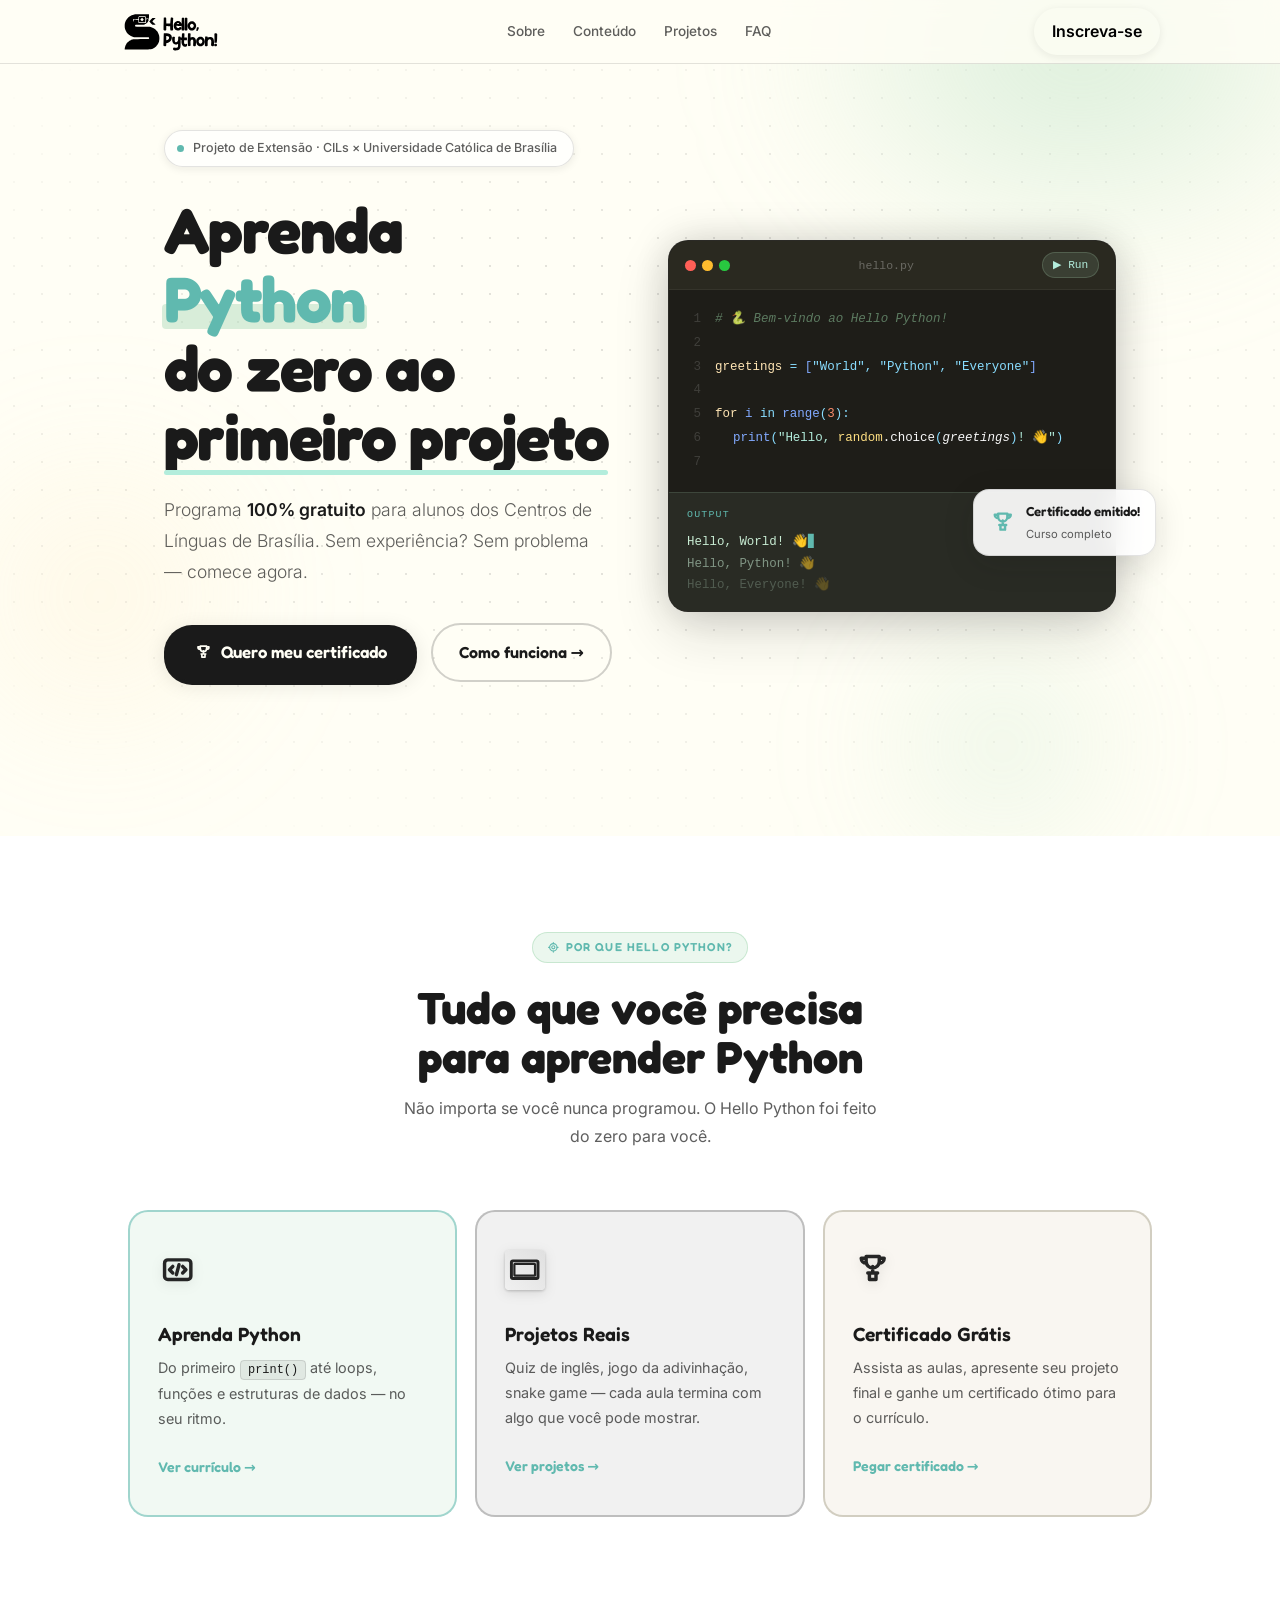
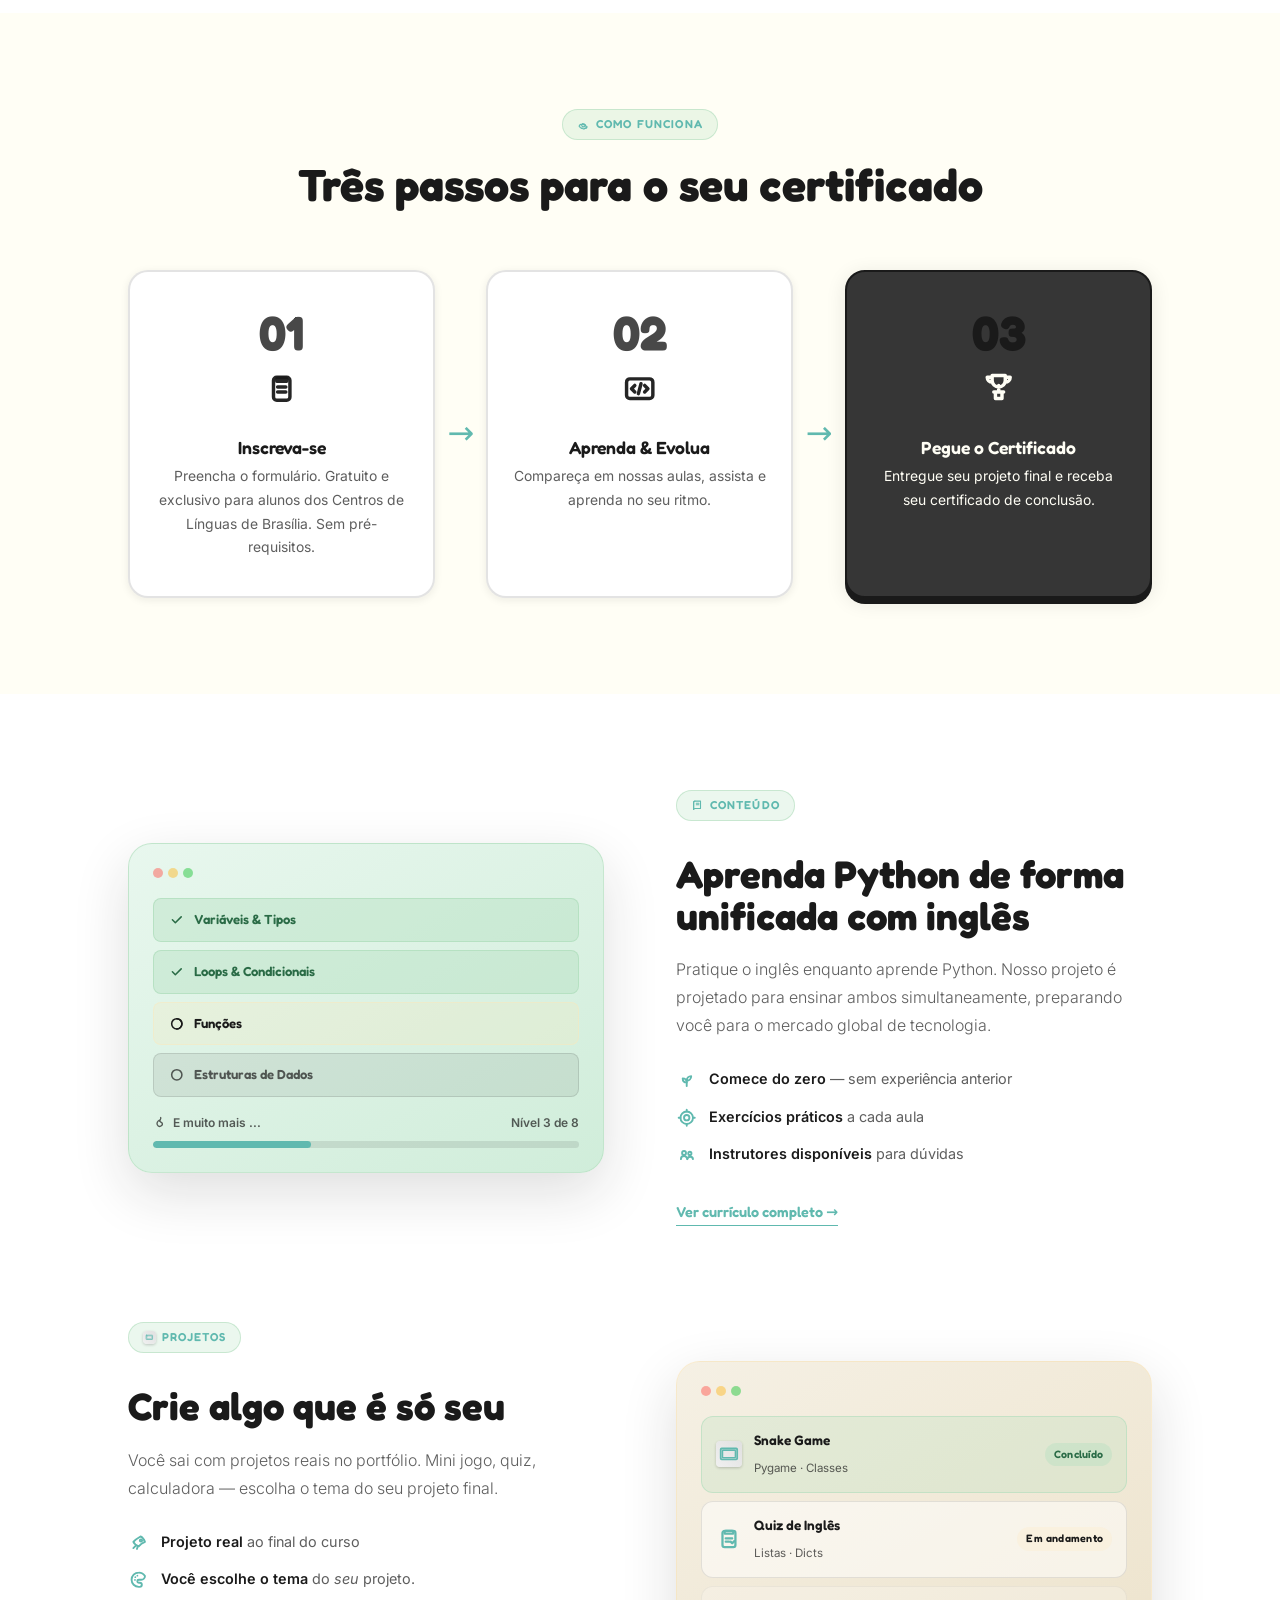
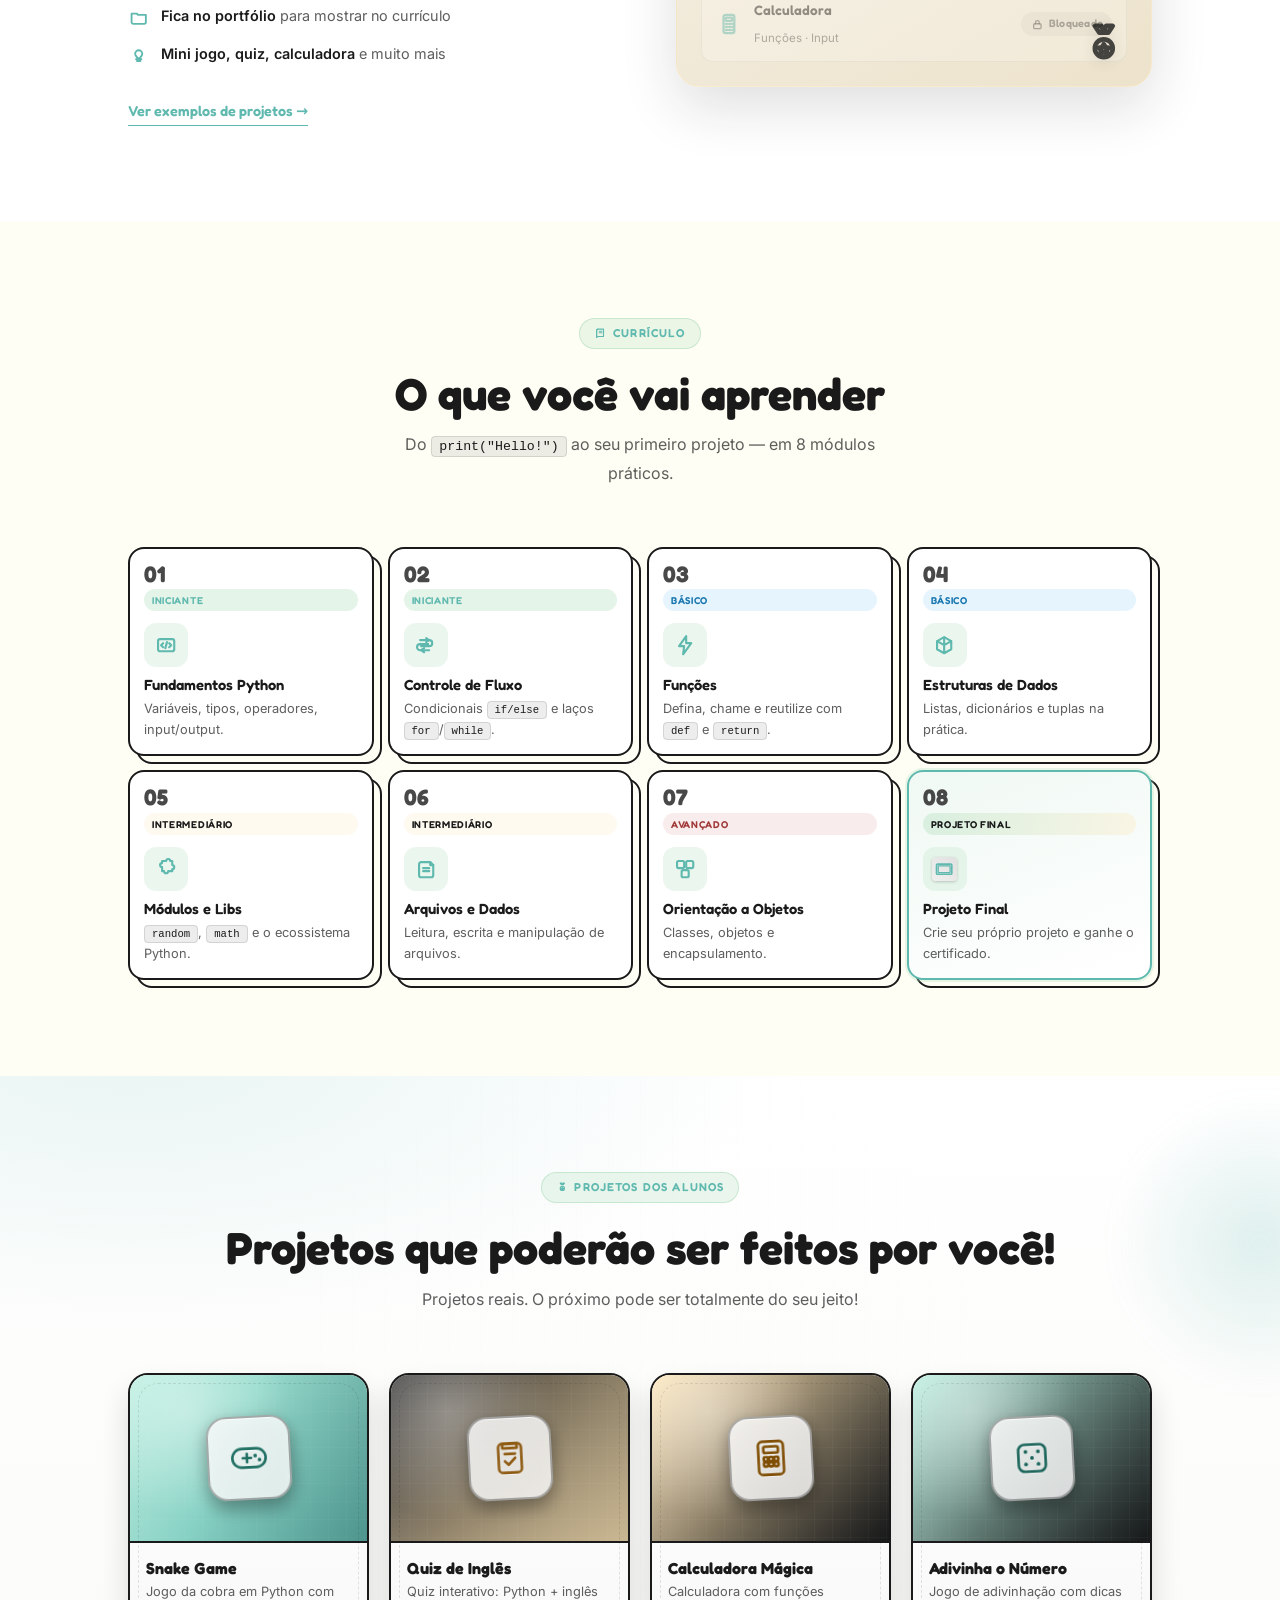
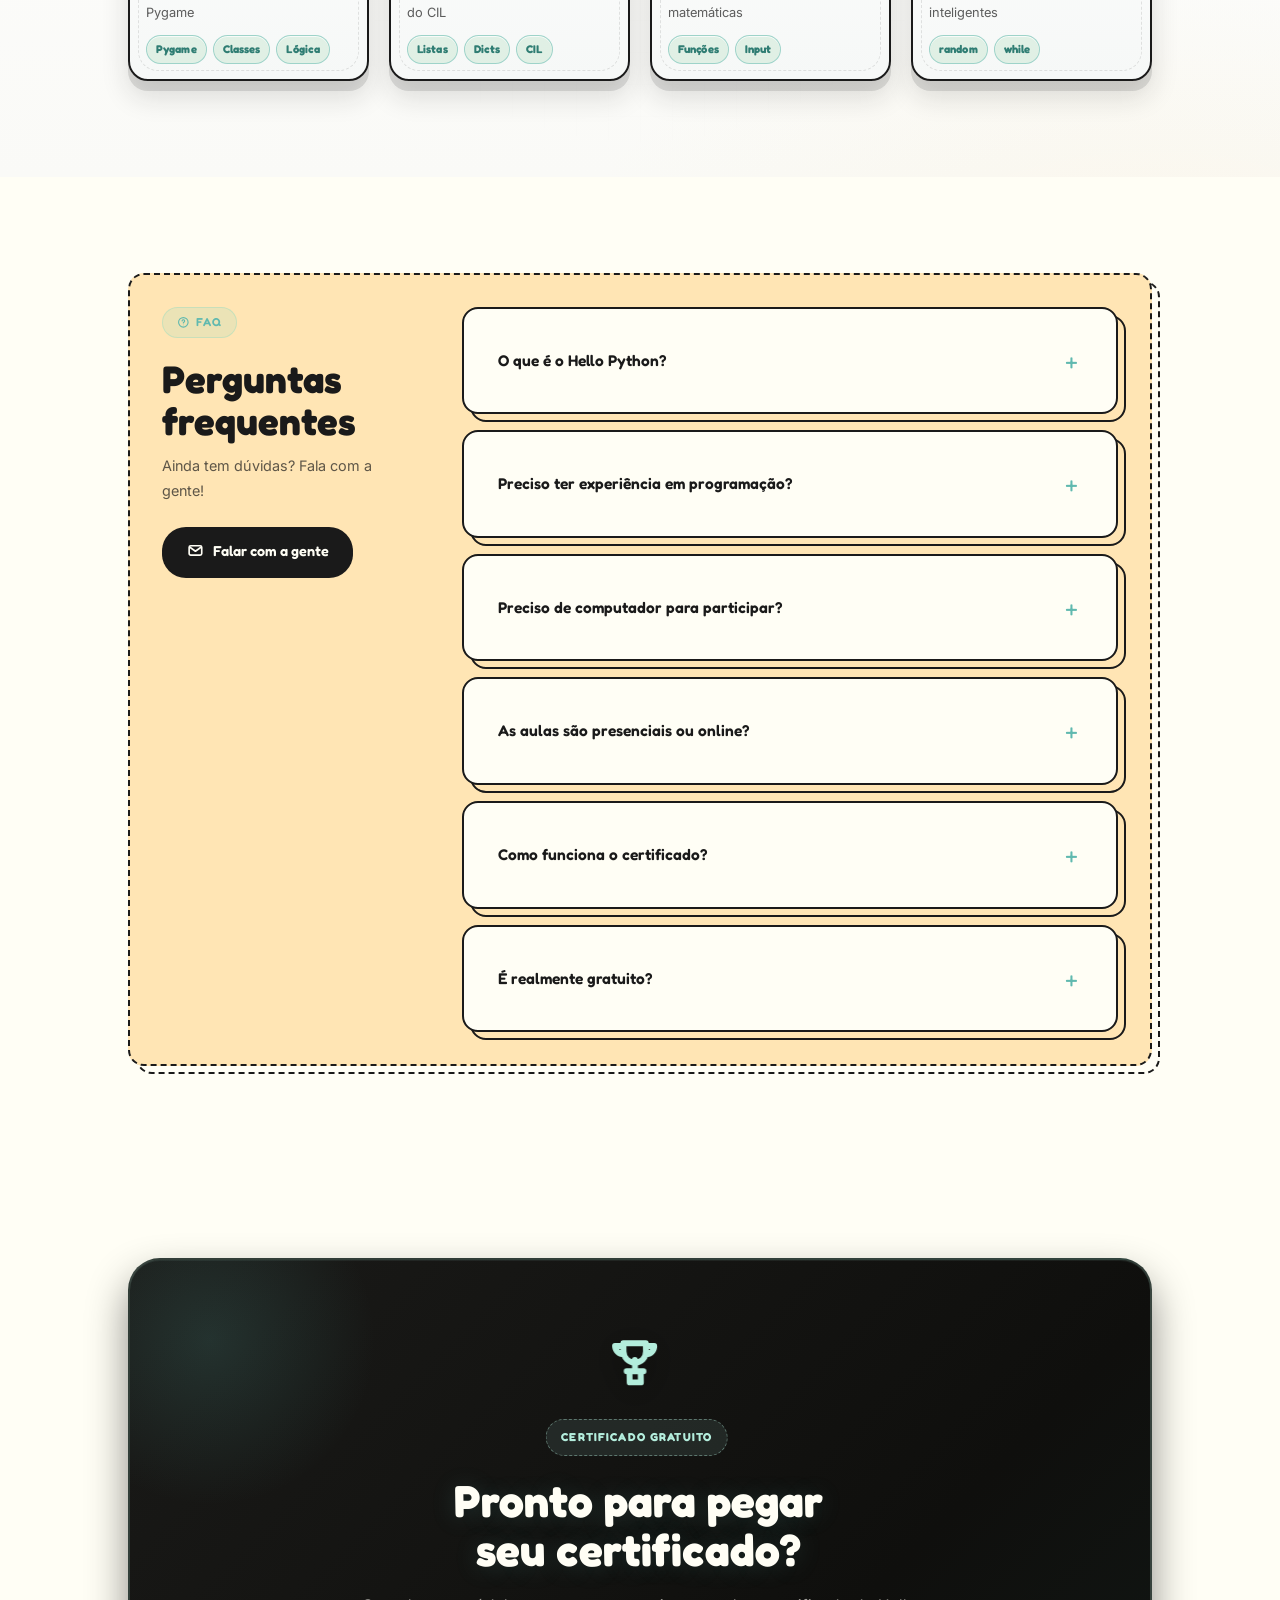
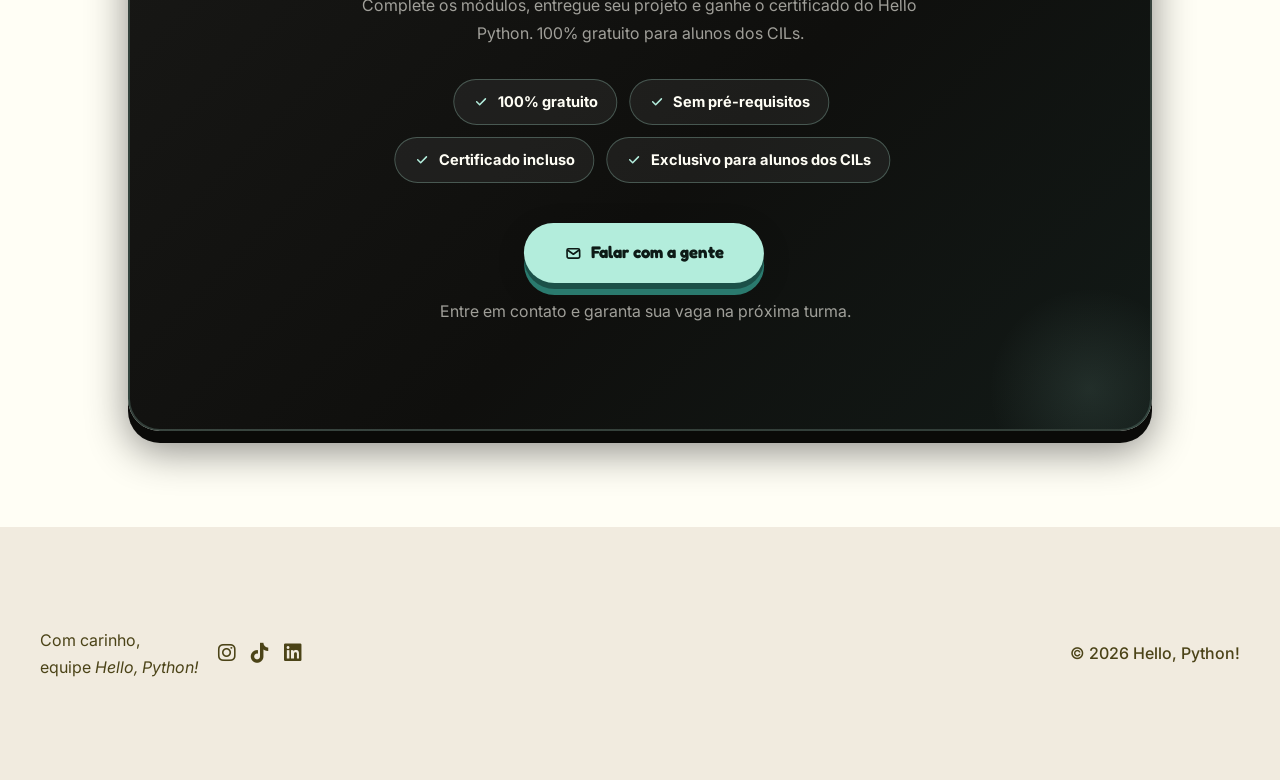
<file: index.html>
<!doctype html>
<html lang="pt-BR">
  <head>
    <meta charset="UTF-8" />
    <meta name="viewport" content="width=device-width, initial-scale=1.0" />
    <title>Hello, Python!</title>
    <meta
      name="description"
      content="Projeto de extensão gratuito que ensina Python para alunos dos Centros de Línguas de Brasília."
    />
    <link rel="icon" type="image/png" href="/img/logo_teal.png" />
    <link rel="preconnect" href="https://fonts.googleapis.com" />
    <link rel="preconnect" href="https://fonts.gstatic.com" crossorigin />
    <link
      href="https://fonts.googleapis.com/css2?family=Fredoka:wght@400;500;600;700&family=Inter:wght@300;400;500;600&display=swap"
      rel="stylesheet"
    />
    <link rel="stylesheet" href="style.css" />
    <link rel="stylesheet" href="https://cdnjs.cloudflare.com/ajax/libs/font-awesome/6.5.0/css/all.min.css">
  </head>
  <body>

    <svg
      class="icon-sprite"
      aria-hidden="true"
      focusable="false"
      xmlns="http://www.w3.org/2000/svg"
    >
      <symbol id="icon-trophy" viewBox="0 0 24 24">
        <path
          d="M8 4h8v3a4 4 0 0 1-8 0V4Zm1 10h6m-3-4v4M7 5H5a3 3 0 0 0 3 3m9-3h2a3 3 0 0 1-3 3m-6 6h4v4h-4z"
        />
      </symbol>
      <symbol id="icon-gamepad" viewBox="0 0 24 24">
        <rect
          x="3"
          y="6"
          width="18"
          height="12"
          rx="1"
          fill="none"
          stroke="currentColor"
          stroke-width="2"
        />
        <rect
          x="5"
          y="8"
          width="14"
          height="8"
          rx="0.5"
          fill="none"
          stroke="currentColor"
          stroke-width="1.5"
        />
      </symbol>
      <symbol id="icon-chart" viewBox="0 0 24 24">
        <path d="M4 18h16M7 14l3-3 3 2 4-5" />
        <circle cx="7" cy="14" r="1" fill="currentColor" stroke="none" />
        <circle cx="10" cy="11" r="1" fill="currentColor" stroke="none" />
        <circle cx="13" cy="13" r="1" fill="currentColor" stroke="none" />
        <circle cx="17" cy="8" r="1" fill="currentColor" stroke="none" />
      </symbol>
      <symbol id="icon-target" viewBox="0 0 24 24">
        <circle cx="12" cy="12" r="7" />
        <circle cx="12" cy="12" r="3" />
        <path d="M12 3v2M12 19v2M3 12h2M19 12h2" />
      </symbol>
      <symbol id="icon-gear" viewBox="0 0 24 24">
        <circle cx="12" cy="12" r="3" />
        <path
          d="m19.4 15-1.2.7.1 1.4-1.8 1-1-1-1.3.5-.4 1.3h-2l-.4-1.3-1.3-.5-1 1-1.8-1 .1-1.4L4.6 15l-.6-1.8 1.2-.7-.1-1.4 1.8-1 1 1 1.3-.5.4-1.3h2l.4 1.3 1.3.5 1-1 1.8 1-.1 1.4 1.2.7-.6 1.8Z"
        />
      </symbol>
      <symbol id="icon-note" viewBox="0 0 24 24">
        <rect x="7" y="5" width="10" height="14" rx="2" />
        <path d="M10 5.5h4a1 1 0 0 1 1 1v1H9v-1a1 1 0 0 1 1-1Z" />
        <path d="M9.5 11h5M9.5 14h5" />
      </symbol>
      <symbol id="icon-code" viewBox="0 0 24 24">
        <rect x="4" y="6" width="16" height="12" rx="2" />
        <path d="m9 10-2 2 2 2m6-4 2 2-2 2m-2.2-5-1.6 6" />
      </symbol>
      <symbol id="icon-fire" viewBox="0 0 24 24">
        <path
          d="M12 4c1 3-2 3-1 6 .6 1.8 2.8 1.4 3.4 3 .6 1.7-.5 3.8-2.4 4.5-2 .8-4.4-.2-5.3-2.2C5.5 12.9 7 9.5 9.7 8.2c.5 1.4 1.4 2 2.3 2.4"
        />
      </symbol>
      <symbol id="icon-book" viewBox="0 0 24 24">
        <path
          d="M5 6.5A2.5 2.5 0 0 1 7.5 4H18v14H7.5A2.5 2.5 0 0 0 5 20V6.5Z"
        />
        <path d="M7.5 4A2.5 2.5 0 0 0 5 6.5V20m5-12h5m-5 3h5" />
      </symbol>
      <symbol id="icon-seedling" viewBox="0 0 24 24">
        <path d="M12 19v-6" />
        <path d="M12 13c0-3 2-5 5-5 0 3-2 5-5 5Z" />
        <path d="M12 15c0-2.6-1.8-4.5-4.5-4.5 0 2.7 1.9 4.5 4.5 4.5Z" />
      </symbol>
      <symbol id="icon-medal" viewBox="0 0 24 24">
        <path d="M8 4h3l1 3h-2L8 4Zm8 0h-3l-1 3h2l2-3Z" />
        <circle cx="12" cy="14" r="4" />
        <path
          d="m12 12.2.8 1.4 1.6.2-1.2 1 .3 1.6-1.5-.8-1.5.8.3-1.6-1.2-1 1.6-.2.8-1.4Z"
        />
      </symbol>
      <symbol id="icon-users" viewBox="0 0 24 24">
        <circle cx="9" cy="10" r="2.2" />
        <circle cx="15.5" cy="10.5" r="1.8" />
        <path
          d="M5.5 17a3.5 3.5 0 0 1 7 0m.3 0c.2-1.5 1.5-2.7 3.1-2.7 1.7 0 3 1.2 3.1 2.7"
        />
      </symbol>
      <symbol id="icon-quiz" viewBox="0 0 24 24">
        <rect x="6" y="4.5" width="12" height="15" rx="2" />
        <path
          d="M9 4.5h6a1 1 0 0 1 1 1V7H8V5.5a1 1 0 0 1 1-1Zm0 7h6m-6 3h3m1.5 0L15 16l2-2"
        />
      </symbol>
      <symbol id="icon-calc" viewBox="0 0 24 24">
        <rect x="7" y="3.5" width="10" height="17" rx="2" />
        <rect x="9" y="6.2" width="6" height="3" rx="0.8" />
        <path
          d="M9.2 12h1.2m1.8 0h1.2m1.8 0h.8M9.2 14.8h1.2m1.8 0h1.2m1.8 0h.8M9.2 17.6h1.2m1.8 0h1.2m1.8 0h.8"
        />
      </symbol>
      <symbol id="icon-lock" viewBox="0 0 24 24">
        <rect x="6" y="11" width="12" height="8" rx="2" />
        <path d="M9 11V9a3 3 0 0 1 6 0v2" />
      </symbol>
      <symbol id="icon-rocket" viewBox="0 0 24 24">
        <path
          d="M14 5c2.7 1.1 4 3.4 5 6-2.8 1.2-5.1 2.7-7 5-2.6-1-4.9-2.3-6-5 1.9-2.3 4.2-3.8 8-6Z"
        />
        <circle cx="14.5" cy="9.5" r="1.3" />
        <path d="M9 15l-3 3m5-2-1 3" />
      </symbol>
      <symbol id="icon-palette" viewBox="0 0 24 24">
        <path
          d="M12 4a8 8 0 1 0 0 16h1.2a2.3 2.3 0 0 0 0-4.6h-1.1a1.7 1.7 0 0 1 0-3.4h2.7A4.2 4.2 0 0 0 19 7.8 8 8 0 0 0 12 4Z"
        />
        <circle cx="8.2" cy="9.2" r="1" fill="currentColor" stroke="none" />
        <circle cx="10.5" cy="7.5" r="1" fill="currentColor" stroke="none" />
        <circle cx="7.8" cy="12.2" r="1" fill="currentColor" stroke="none" />
      </symbol>
      <symbol id="icon-folder" viewBox="0 0 24 24">
        <path d="M4 8.5h6l1.2 1.5H20v8a2 2 0 0 1-2 2H6a2 2 0 0 1-2-2v-9.5Z" />
      </symbol>
      <symbol id="icon-bulb" viewBox="0 0 24 24">
        <path
          d="M9 17h6m-5 2h4m-6-8a4 4 0 1 1 8 0c0 1.3-.6 2.2-1.4 3-.8.7-1.1 1.2-1.1 2h-3c0-.8-.4-1.3-1.1-2-.8-.8-1.4-1.7-1.4-3Z"
        />
      </symbol>
      <symbol id="icon-loop" viewBox="0 0 24 24">
        <path d="M7 7h9a3 3 0 0 1 0 6H8m8 4H7a3 3 0 1 1 0-6h8" />
        <path d="m13 5 3 2-3 2m-2 6-3 2 3 2" />
      </symbol>
      <symbol id="icon-bolt" viewBox="0 0 24 24">
        <path d="M13 3 6 13h5l-1 8 8-11h-5l0-7Z" />
      </symbol>
      <symbol id="icon-box" viewBox="0 0 24 24">
        <path d="m12 4 7 4v8l-7 4-7-4V8l7-4Zm0 0v16m7-12-7 4-7-4" />
      </symbol>
      <symbol id="icon-puzzle" viewBox="0 0 24 24">
        <path
          d="M8 4h4a2 2 0 1 1 4 0h2v4a2 2 0 1 1 0 4v2h-4a2 2 0 1 1-4 0H8v-4a2 2 0 1 1 0-4V4Z"
        />
      </symbol>
      <symbol id="icon-files" viewBox="0 0 24 24">
        <path
          d="M8 5h9l3 3v10a2 2 0 0 1-2 2H8a2 2 0 0 1-2-2V7a2 2 0 0 1 2-2Z"
        />
        <path d="M17 5v3h3M10 11h6M10 14h6" />
      </symbol>
      <symbol id="icon-blocks" viewBox="0 0 24 24">
        <rect x="4" y="4" width="7" height="7" rx="1.5" />
        <rect x="13" y="4" width="7" height="7" rx="1.5" />
        <rect x="8.5" y="13" width="7" height="7" rx="1.5" />
      </symbol>
      <symbol id="icon-question" viewBox="0 0 24 24">
        <circle cx="12" cy="12" r="9" />
        <path
          d="M9.7 9.5a2.4 2.4 0 1 1 4.6 1c-.3.8-1 .9-1.6 1.4-.4.3-.7.8-.7 1.4"
        />
        <circle cx="12" cy="16.9" r=".8" fill="currentColor" stroke="none" />
      </symbol>
      <symbol id="icon-mail" viewBox="0 0 24 24">
        <rect x="4" y="6" width="16" height="12" rx="2" />
        <path d="m5 8 7 5 7-5" />
      </symbol>
      <symbol id="icon-check" viewBox="0 0 24 24">
        <path d="m6 12 4 4 8-8" />
      </symbol>
      <symbol id="icon-progress" viewBox="0 0 24 24">
        <circle cx="12" cy="12" r="7" />
        <path d="M12 5a7 7 0 0 1 0 14" />
      </symbol>
      <symbol id="icon-circle" viewBox="0 0 24 24">
        <circle cx="12" cy="12" r="7" />
      </symbol>
    </svg>

        <!--NAVBAR-->
        <nav class="navbar">
          <div class="nav-container">
        
            <!-- Logo -->
            <div class="nav-logo">
              <img src="./img/nav-logo.svg" alt="Hello Python">
            </div>
        
            <!-- Links -->
            <ul class="nav-links">
              <li><a href="#missao">Sobre</a></li>
              <li><a href="#conteudo">Conteúdo</a></li>
              <li><a href="#projetos">Projetos</a></li>
              <li><a href="#faq">FAQ</a></li>
            </ul>
        
            <!-- Botão -->
            <a href="https://forms.gle/V7MgoygFMfo5m3gw6" target="_blank" class="nav-btn">Inscreva-se</a>
        
          </div>
        </nav>

    <section class="hero" id="hero">
      <!-- decorative blobs -->
      <div class="hero-blob hb-top" aria-hidden="true"></div>
      <div class="hero-blob hb-left" aria-hidden="true"></div>
      <div class="hero-blob hb-right" aria-hidden="true"></div>
      <!-- dot grid -->
      <div class="dot-grid" aria-hidden="true"></div>

      <div class="hero-c">
        <div class="hero-left">
          <div class="hero-tag">
            <span class="tag-dot"></span>
            Projeto de Extensão · CILs × Universidade Católica de Brasília
          </div>

          <h1>
            Aprenda<br />
            <em>Python</em><br />
            do zero ao<br />
            <span class="h1-under">primeiro projeto</span>
          </h1>

          <p class="hero-desc">
            Programa <strong>100% gratuito</strong> para alunos dos Centros de
            Línguas de Brasília. Sem experiência? Sem problema — comece agora.
          </p>

          <div class="hero-btns">
            <a href="#certificado" class="btn-primary">
              <svg class="ui-svg" aria-hidden="true">
                <use href="#icon-trophy"></use>
              </svg>
              Quero meu certificado
            </a>
            <a href="#como-funciona" class="btn-outline"> Como funciona → </a>
          </div>

          <!-- <div class="hero-stats">
            <div class="hs-avatars">
              <div
                class="hsa"
                style="background: linear-gradient(135deg, #B3EDDC, #60B9AF)"
              >
                A
              </div>
              <div
                class="hsa"
                style="background: linear-gradient(135deg, #FFE5B4, #1A1A1A)"
              >
                B
              </div>
              <div
                class="hsa"
                style="background: linear-gradient(135deg, #1A1A1A, #60B9AF)"
              >
                C
              </div>
              <div class="hsa hsa-more">+117</div>
            </div>
            <div class="hs-text">
              <strong>120 alunos</strong> já aprenderam Python
              <div class="hs-stars">★★★★★ <span>98% satisfação</span></div>
            </div>
          </div> -->
        </div>

        <div class="hero-right" aria-hidden="true">
          <!-- Terminal card -->
          <div class="terminal">
            <div class="term-bar">
              <div class="term-dots">
                <span class="td-r"></span><span class="td-y"></span
                ><span class="td-g"></span>
              </div>
              <span class="term-file">hello.py</span>
              <span class="term-run">▶ Run</span>
            </div>
            <div class="term-body">
              <div class="ln">1<br />2<br />3<br />4<br />5<br />6<br />7</div>
              <div class="code">
                <div class="cl-comment"># 🐍 Bem-vindo ao Hello Python!</div>
                <div class="cl-blank"></div>
                <div>
                  <span class="ck">greetings</span> <span class="cop">=</span>
                  <span class="cf">[<span class="cb">"World", "Python", "Everyone"</span
                  >]
                </div>
                <div class="cl-blank"></div>
                <div>
                  <span class="ck">for</span> <span class="cf"> i </span>
                  <span class="cop">in</span> <span class="cf">range</span
                  ><span class="cb">(</span><span class="cn">3</span
                  ><span class="cb">)</span><span class="cop">:</span>
                </div>
                <div class="cl-indent">
                  <span class="cf">print</span><span class="cb">(</span
                  ><span class="cs"
                    >"Hello, <span class="ci">random<span class="cw">.choice</span></span><span class="cb">(</span><span class="cw"><em>greetings</em></span><span class="cb">)</span>! 👋"</span
                  ><span class="cb">)</span>
                </div>
                <div class="cl-blank"></div>
              </div>
            </div>
            <div class="term-out">
              <span class="out-lbl">OUTPUT</span>
              <div class="out-lines">
                <div class="out-line">
                  Hello, World! 👋<span class="cursor">▋</span>
                </div>
                <div class="out-line" style="opacity: 0.55">Hello, Python! 👋</div>
                <div class="out-line" style="opacity: 0.25">Hello, Everyone! 👋</div>
              </div>
            </div>
          </div>

          <!-- Floating card -->
          <div class="float-card fc-3">
            <span class="fc-ico" aria-hidden="true">
              <svg class="ui-svg"><use href="#icon-trophy"></use></svg>
            </span>
            <div><strong>Certificado emitido!</strong><small>Curso completo</small></div>
          </div>
        </div>
      </div>
    </section>

    <section class="section why-sec" id="missao">
      <div class="c">
        <header class="sec-hd reveal">
          <div class="eyebrow">
            <svg class="ui-svg" aria-hidden="true">
              <use href="#icon-target"></use>
            </svg>
            Por que Hello Python?
          </div>
          <h2>Tudo que você precisa<br/>para aprender Python</h2>
          <p>
            Não importa se você nunca programou. O Hello Python foi feito do
            zero para você.
          </p>
        </header>
        <div class="why-grid">
          <div class="why-card reveal wc-green">
            <div class="wc-icon" aria-hidden="true">
              <svg class="ui-svg"><use href="#icon-code"></use></svg>
            </div>
            <h3>Aprenda Python</h3>
            <p>
              Do primeiro <code>print()</code> até loops, funções e estruturas
              de dados — no seu ritmo.
            </p>
            <a href="#conteudo" class="wc-link">Ver currículo →</a>
          </div>
          <div class="why-card reveal wc-brown">
            <div class="wc-icon" aria-hidden="true">
              <svg class="ui-svg"><use href="#icon-gamepad"></use></svg>
            </div>
            <h3>Projetos Reais</h3>
            <p>
              Quiz de inglês, jogo da adivinhação, snake game — cada aula
              termina com algo que você pode mostrar.
            </p>
            <a href="#projetos" class="wc-link">Ver projetos →</a>
          </div>
          <div class="why-card reveal wc-cream">
            <div class="wc-icon" aria-hidden="true">
              <svg class="ui-svg"><use href="#icon-trophy"></use></svg>
            </div>
            <h3>Certificado Grátis</h3>
            <p>
              Assista as aulas, apresente seu projeto final e ganhe um
              certificado ótimo para o currículo.
            </p>
            <a href="#certificado" class="wc-link">Pegar certificado →</a>
          </div>
        </div>
      </div>
    </section>

    <section class="section steps-sec" id="como-funciona">
      <div class="c">
        <header class="sec-hd reveal">
          <div class="eyebrow">
            <svg class="ui-svg" aria-hidden="true">
              <use href="#icon-gear"></use>
            </svg>
            Como funciona
          </div>
          <h2>Três passos para o seu certificado</h2>
        </header>
        <div class="steps">
          <div class="step-wrapper reveal">
            <div class="step step-3d">
              <div class="step-num">01</div>
              <div class="step-ico" aria-hidden="true">
                <svg class="ui-svg"><use href="#icon-note"></use></svg>
              </div>
              <h3>Inscreva-se</h3>
              <p>
                Preencha o formulário. Gratuito e exclusivo para alunos dos
                Centros de Línguas de Brasília. Sem pré-requisitos.
              </p>
            </div>
          </div>
          <div class="step-arrow reveal" aria-hidden="true">→</div>
          <div class="step-wrapper reveal">
            <div class="step step-3d">
              <div class="step-num">02</div>
              <div class="step-ico" aria-hidden="true">
                <svg class="ui-svg"><use href="#icon-code"></use></svg>
              </div>
              <h3>Aprenda & Evolua</h3>
              <p>
                Compareça em nossas aulas, assista e aprenda no seu ritmo.
              </p>
            </div>
          </div>
          <div class="step-arrow reveal" aria-hidden="true">→</div>
          <div class="step-wrapper reveal">
            <div class="step step-accent step-3d">
              <div class="step-num">03</div>
              <div class="step-ico" aria-hidden="true">
                <svg class="ui-svg"><use href="#icon-trophy"></use></svg>
              </div>
              <h3>Pegue o Certificado</h3>
              <p>
                Entregue seu projeto final e receba seu certificado de
                conclusão.
              </p>
            </div>
          </div>
        </div>
      </div>
    </section>

    <!-- <section class="section steps-sec" id="como-funciona">
      <div class="c">
        <header class="sec-hd reveal">
          <div class="eyebrow">
            <svg class="ui-svg" aria-hidden="true">
              <use href="#icon-gear"></use>
            </svg>
            Como funciona
          </div>
          <h2>Três passos para o seu certificado</h2>
        </header>
        <div class="steps">
          <div class="step reveal">
            <div class="step-num">01</div>
            <div class="step-ico" aria-hidden="true">
              <svg class="ui-svg"><use href="#icon-note"></use></svg>
            </div>
            <h3>Inscreva-se</h3>
            <p>
              Preencha o formulário. Gratuito e exclusivo para alunos dos CILs.
              Sem pré-requisitos.
            </p>
          </div>
          <div class="step-arrow reveal" aria-hidden="true">→</div>
          <div class="step reveal">
            <div class="step-num">02</div>
            <div class="step-ico" aria-hidden="true">
              <svg class="ui-svg"><use href="#icon-code"></use></svg>
            </div>
            <h3>Aprenda & Evolua</h3>
            <p>
              Complete os módulos em seu ritmo com aulas, exercícios e desafios
              gamificados.
            </p>
          </div>
          <div class="step-arrow reveal" aria-hidden="true">→</div>
          <div class="step step-accent reveal">
            <div class="step-num">03</div>
            <div class="step-ico" aria-hidden="true">
              <svg class="ui-svg"><use href="#icon-trophy"></use></svg>
            </div>
            <h3>Pegue o Certificado</h3>
            <p>
              Entregue seu projeto final e receba seu certificado de conclusão.
            </p>
          </div>
        </div>
      </div>
    </section> -->

    <section class="section alt-sec" id="sobre">
      <div class="c">
        <div class="alt-row reveal">
          <div class="alt-visual">
            <div class="av-card av-green">
              <div class="av-wbar"><span></span><span></span><span></span></div>
              <div class="av-badges">
                <div class="avb avb-g">
                  <svg class="ui-svg avb-ico" aria-hidden="true">
                    <use href="#icon-check"></use>
                  </svg>
                  Variáveis &amp; Tipos
                </div>
                <div class="avb avb-g">
                  <svg class="ui-svg avb-ico" aria-hidden="true">
                    <use href="#icon-check"></use>
                  </svg>
                  Loops &amp; Condicionais
                </div>
                <div class="avb avb-y">
                  <svg class="ui-svg avb-ico" aria-hidden="true">
                    <use href="#icon-progress"></use>
                  </svg>
                  Funções
                </div>
                <div class="avb avb-m">
                  <svg class="ui-svg avb-ico" aria-hidden="true">
                    <use href="#icon-circle"></use>
                  </svg>
                  Estruturas de Dados
                </div>
              </div>
              <div class="av-xp">
                <div class="avx-top">
                  <span>
                    <svg class="ui-svg" aria-hidden="true">
                      <use href="#icon-fire"></use>
                    </svg>
                    E muito mais ...
                  </span>
                  <span>Nível 3 de 8</span>
                </div>
                <div class="avx-track">
                  <div class="avx-fill" style="width: 37%"></div>
                </div>
              </div>
            </div>
          </div>
          <div class="alt-text">
            <div class="eyebrow">
              <svg class="ui-svg" aria-hidden="true">
                <use href="#icon-book"></use>
              </svg>
              Conteúdo
            </div>
            <h2>Aprenda Python de forma unificada com inglês</h2>
            <p>
              Pratique o inglês enquanto aprende Python. Nosso projeto é
              projetado para ensinar ambos simultaneamente, preparando você para o mercado global de tecnologia.
            </p>
            <ul class="check-list">
              <li>
                <span class="check-ico" aria-hidden="true">
                  <svg class="ui-svg"><use href="#icon-seedling"></use></svg>
                </span>
                <div>
                  <strong>Comece do zero</strong> — sem experiência anterior
                </div>
              </li>
              <li>
                <span class="check-ico" aria-hidden="true">
                  <svg class="ui-svg"><use href="#icon-target"></use></svg>
                </span>
                <div><strong>Exercícios práticos</strong> a cada aula</div>
              </li>
              <li>
                <span class="check-ico" aria-hidden="true">
                  <svg class="ui-svg"><use href="#icon-users"></use></svg>
                </span>
                <div><strong>Instrutores disponíveis</strong> para dúvidas</div>
              </li>
            </ul>
            <a href="#conteudo" class="btn-text">Ver currículo completo →</a>
          </div>
        </div>

        <div class="alt-row alt-rev reveal">
          <div class="alt-visual">
            <div class="av-card av-brown">
              <div class="av-wbar"><span></span><span></span><span></span></div>
              <div class="proj-list">
                <div class="pl-item pl-done">
                  <span class="pl-ico" aria-hidden="true">
                    <svg class="ui-svg"><use href="#icon-gamepad"></use></svg>
                  </span>
                  <div class="pl-info">
                    <strong>Snake Game</strong><span>Pygame · Classes</span>
                  </div>
                  <span class="pl-tag pl-t-done">Concluído</span>
                </div>
                <div class="pl-item pl-wip">
                  <span class="pl-ico" aria-hidden="true">
                    <svg class="ui-svg"><use href="#icon-quiz"></use></svg>
                  </span>
                  <div class="pl-info">
                    <strong>Quiz de Inglês</strong><span>Listas · Dicts</span>
                  </div>
                  <span class="pl-tag pl-t-wip">Em andamento</span>
                </div>
                <div class="pl-item pl-lock">
                  <span class="pl-ico" aria-hidden="true">
                    <svg class="ui-svg"><use href="#icon-calc"></use></svg>
                  </span>
                  <div class="pl-info">
                    <strong>Calculadora</strong><span>Funções · Input</span>
                  </div>
                  <span class="pl-tag pl-t-lock">
                    <svg class="ui-svg" aria-hidden="true">
                      <use href="#icon-lock"></use>
                    </svg>
                    Bloqueado
                  </span>
                </div>
              </div>
              <div class="av-big" aria-hidden="true">
                <svg class="ui-svg"><use href="#icon-medal"></use></svg>
              </div>
            </div>
          </div>
          <div class="alt-text">
            <div class="eyebrow">
              <svg class="ui-svg" aria-hidden="true">
                <use href="#icon-gamepad"></use>
              </svg>
              Projetos
            </div>
            <h2>Crie algo que é só seu</h2>
            <p>
              Você sai com projetos reais no portfólio. Mini jogo, quiz,
              calculadora — escolha o tema do seu projeto final.
            </p>
            <ul class="check-list">
              <li>
                <span class="check-ico" aria-hidden="true">
                  <svg class="ui-svg"><use href="#icon-rocket"></use></svg>
                </span>
                <div>
                  <strong>Projeto real</strong> ao final do curso
                </div>
              </li>
              <li>
                <span class="check-ico" aria-hidden="true">
                  <svg class="ui-svg"><use href="#icon-palette"></use></svg>
                </span>
                <div><strong>Você escolhe o tema</strong> do <em>seu</em> projeto.</div>
              </li>
              <li>
                <span class="check-ico" aria-hidden="true">
                  <svg class="ui-svg"><use href="#icon-folder"></use></svg>
                </span>
                <div>
                  <strong>Fica no portfólio</strong> para mostrar no currículo
                </div>
              </li>
              <li>
                <span class="check-ico" aria-hidden="true">
                  <svg class="ui-svg"><use href="#icon-bulb"></use></svg>
                </span>
                <div>
                  <strong>Mini jogo, quiz, calculadora</strong> e muito mais
                </div>
              </li>
            </ul>
            <a href="#projetos" class="btn-text">Ver exemplos de projetos →</a>
          </div>
        </div>
      </div>
    </section>

    <section class="section cur-sec" id="conteudo">
      <div class="c">
        <header class="sec-hd reveal">
          <div class="eyebrow">
            <svg class="ui-svg" aria-hidden="true">
              <use href="#icon-book"></use>
            </svg>
            Currículo
          </div>
          <h2>O que você vai aprender</h2>
          <p>
            Do <code>print("Hello!")</code> ao seu primeiro projeto — em 8 módulos
            práticos.
          </p>
        </header>
        <div class="cur-grid">
          <div
            class="cartoon-container-dashed cartoon-container-dashed--card-solid reveal"
          >
            <div class="cartoon-container-dashed-outer"></div>
            <div class="cartoon-container-dashed-inner cur-card">
              <span class="cur-n">01</span>
              <span class="cur-lvl lvl-i">Iniciante</span>
              <div class="cur-ico" aria-hidden="true">
                <svg class="ui-svg"><use href="#icon-code"></use></svg>
              </div>
              <h3>Fundamentos Python</h3>
              <p>Variáveis, tipos, operadores, input/output.</p>
            </div>
          </div>
          <div
            class="cartoon-container-dashed cartoon-container-dashed--card-solid reveal"
          >
            <div class="cartoon-container-dashed-outer"></div>
            <div class="cartoon-container-dashed-inner cur-card">
              <span class="cur-n">02</span>
              <span class="cur-lvl lvl-i">Iniciante</span>
              <div class="cur-ico" aria-hidden="true">
                <svg class="ui-svg"><use href="#icon-loop"></use></svg>
              </div>
              <h3>Controle de Fluxo</h3>
              <p>
                Condicionais <code>if/else</code> e laços
                <code>for</code>/<code>while</code>.
              </p>
            </div>
          </div>
          <div
            class="cartoon-container-dashed cartoon-container-dashed--card-solid reveal"
          >
            <div class="cartoon-container-dashed-outer"></div>
            <div class="cartoon-container-dashed-inner cur-card">
              <span class="cur-n">03</span>
              <span class="cur-lvl lvl-b">Básico</span>
              <div class="cur-ico" aria-hidden="true">
                <svg class="ui-svg"><use href="#icon-bolt"></use></svg>
              </div>
              <h3>Funções</h3>
              <p>
                Defina, chame e reutilize com <code>def</code> e
                <code>return</code>.
              </p>
            </div>
          </div>
          <div
            class="cartoon-container-dashed cartoon-container-dashed--card-solid reveal"
          >
            <div class="cartoon-container-dashed-outer"></div>
            <div class="cartoon-container-dashed-inner cur-card">
              <span class="cur-n">04</span>
              <span class="cur-lvl lvl-b">Básico</span>
              <div class="cur-ico" aria-hidden="true">
                <svg class="ui-svg"><use href="#icon-box"></use></svg>
              </div>
              <h3>Estruturas de Dados</h3>
              <p>Listas, dicionários e tuplas na prática.</p>
            </div>
          </div>
          <div
            class="cartoon-container-dashed cartoon-container-dashed--card-solid reveal"
          >
            <div class="cartoon-container-dashed-outer"></div>
            <div class="cartoon-container-dashed-inner cur-card">
              <span class="cur-n">05</span>
              <span class="cur-lvl lvl-m">Intermediário</span>
              <div class="cur-ico" aria-hidden="true">
                <svg class="ui-svg"><use href="#icon-puzzle"></use></svg>
              </div>
              <h3>Módulos e Libs</h3>
              <p>
                <code>random</code>, <code>math</code> e o ecossistema Python.
              </p>
            </div>
          </div>
          <div
            class="cartoon-container-dashed cartoon-container-dashed--card-solid reveal"
          >
            <div class="cartoon-container-dashed-outer"></div>
            <div class="cartoon-container-dashed-inner cur-card">
              <span class="cur-n">06</span>
              <span class="cur-lvl lvl-m">Intermediário</span>
              <div class="cur-ico" aria-hidden="true">
                <svg class="ui-svg"><use href="#icon-files"></use></svg>
              </div>
              <h3>Arquivos e Dados</h3>
              <p>Leitura, escrita e manipulação de arquivos.</p>
            </div>
          </div>
          <div
            class="cartoon-container-dashed cartoon-container-dashed--card-solid reveal"
          >
            <div class="cartoon-container-dashed-outer"></div>
            <div class="cartoon-container-dashed-inner cur-card">
              <span class="cur-n">07</span>
              <span class="cur-lvl lvl-a">Avançado</span>
              <div class="cur-ico" aria-hidden="true">
                <svg class="ui-svg"><use href="#icon-blocks"></use></svg>
              </div>
              <h3>Orientação a Objetos</h3>
              <p>Classes, objetos e encapsulamento.</p>
            </div>
          </div>
          <div
            class="cartoon-container-dashed cartoon-container-dashed--card-solid reveal"
          >
            <div class="cartoon-container-dashed-outer"></div>
            <div class="cartoon-container-dashed-inner cur-card cur-final">
              <span class="cur-n">08</span>
              <span class="cur-lvl lvl-p">Projeto Final</span>
              <div class="cur-ico" aria-hidden="true">
                <svg class="ui-svg"><use href="#icon-gamepad"></use></svg>
              </div>
              <h3>Projeto Final</h3>
              <p>Crie seu próprio projeto e ganhe o certificado.</p>
            </div>
          </div>
        </div>
      </div>
    </section>

    <section class="section proj-sec" id="projetos">
      <div class="c">
        <header class="sec-hd reveal">
          <div class="eyebrow">
            <svg class="ui-svg" aria-hidden="true">
              <use href="#icon-medal"></use>
            </svg>
            Projetos dos alunos
          </div>
          <h2>Projetos que poderão ser feitos por você!</h2>
          <p>Projetos reais. O próximo pode ser totalmente do seu jeito!</p>
        </header>
        <div class="proj-grid">
          <div class="proj-card reveal">
            <div class="pc-thumb" style="--g1: #b3eddc; --g2: #60b9af">
              <span class="pc-em" aria-hidden="true">
                <svg
                  class="pc-ico pc-ico-game"
                  viewBox="0 0 48 48"
                  fill="none"
                  xmlns="http://www.w3.org/2000/svg"
                >
                  <rect x="8" y="15" width="32" height="18" rx="9" />
                  <path d="M18 24h8M22 20v8" />
                  <circle class="pc-ico-dot" cx="30" cy="22" r="1.8" />
                  <circle class="pc-ico-dot" cx="34" cy="26" r="1.8" />
                </svg>
              </span>
              <div class="pc-over"><span>Snake Game</span></div>
            </div>
            <div class="pc-body">
              <h3>Snake Game</h3>
              <p>Jogo da cobra em Python com Pygame</p>
              <div class="pc-tags">
                <span>Pygame</span><span>Classes</span><span>Lógica</span>
              </div>
            </div>
          </div>
          <div class="proj-card reveal">
            <div class="pc-thumb" style="--g1: #1a1a1a; --g2: #ffe5b4">
              <span class="pc-em" aria-hidden="true">
                <svg
                  class="pc-ico pc-ico-quiz"
                  viewBox="0 0 48 48"
                  fill="none"
                  xmlns="http://www.w3.org/2000/svg"
                >
                  <rect x="13" y="10" width="22" height="28" rx="4" />
                  <path d="M19 10.5h10a2 2 0 0 1 2 2v2h-14v-2a2 2 0 0 1 2-2z" />
                  <path d="M19 27l3.5 3.5L29 24" />
                  <path d="M19 20h10" />
                </svg>
              </span>
              <div class="pc-over"><span>Quiz de Inglês</span></div>
            </div>
            <div class="pc-body">
              <h3>Quiz de Inglês</h3>
              <p>Quiz interativo: Python + inglês do CIL</p>
              <div class="pc-tags">
                <span>Listas</span><span>Dicts</span><span>CIL</span>
              </div>
            </div>
          </div>
          <div class="proj-card reveal">
            <div class="pc-thumb" style="--g1: #ffe5b4; --g2: #1a1a1a">
              <span class="pc-em" aria-hidden="true">
                <svg
                  class="pc-ico pc-ico-calc"
                  viewBox="0 0 48 48"
                  fill="none"
                  xmlns="http://www.w3.org/2000/svg"
                >
                  <rect x="12" y="8" width="24" height="32" rx="4" />
                  <rect x="17" y="13" width="14" height="6" rx="1.5" />
                  <rect x="17" y="23" width="4" height="4" rx="1" />
                  <rect x="22" y="23" width="4" height="4" rx="1" />
                  <rect x="27" y="23" width="4" height="4" rx="1" />
                  <rect x="17" y="28" width="4" height="4" rx="1" />
                  <rect x="22" y="28" width="4" height="4" rx="1" />
                  <rect x="27" y="28" width="4" height="4" rx="1" />
                </svg>
              </span>
              <div class="pc-over"><span>Calculadora</span></div>
            </div>
            <div class="pc-body">
              <h3>Calculadora Mágica</h3>
              <p>Calculadora com funções matemáticas</p>
              <div class="pc-tags"><span>Funções</span><span>Input</span></div>
            </div>
          </div>
          <div class="proj-card reveal">
            <div class="pc-thumb" style="--g1: #b3eddc; --g2: #1a1a1a">
              <span class="pc-em" aria-hidden="true">
                <svg
                  class="pc-ico pc-ico-dice"
                  viewBox="0 0 48 48"
                  fill="none"
                  xmlns="http://www.w3.org/2000/svg"
                >
                  <rect x="11" y="11" width="26" height="26" rx="6" />
                  <circle class="pc-ico-dot" cx="18" cy="18" r="1.8" />
                  <circle class="pc-ico-dot" cx="30" cy="18" r="1.8" />
                  <circle class="pc-ico-dot" cx="24" cy="24" r="1.8" />
                  <circle class="pc-ico-dot" cx="18" cy="30" r="1.8" />
                  <circle class="pc-ico-dot" cx="30" cy="30" r="1.8" />
                </svg>
              </span>
              <div class="pc-over"><span>Adivinha!</span></div>
            </div>
            <div class="pc-body">
              <h3>Adivinha o Número</h3>
              <p>Jogo de adivinhação com dicas inteligentes</p>
              <div class="pc-tags"><span>random</span><span>while</span></div>
            </div>
          </div>
        </div>
      </div>
    </section>

    <!-- ===== FAQ ===== -->
    <section class="section faq-sec" id="faq">
      <div class="c">
        <div
          class="cartoon-container-dashed cartoon-container-dashed--card reveal"
        >
          <div class="cartoon-container-dashed-outer"></div>
          <div class="cartoon-container-dashed-inner yellow">
            <div class="faq-layout">
              <div class="faq-left reveal">
                <div class="eyebrow">
                  <svg class="ui-svg" aria-hidden="true">
                    <use href="#icon-question"></use>
                  </svg>
                  FAQ
                </div>
                <h2>Perguntas<br />frequentes</h2>
                <p>Ainda tem dúvidas? Fala com a gente!</p>
                <a href="mailto:hellopython.ucb@gmail.com" class="btn-faq">
                  <svg class="ui-svg" aria-hidden="true">
                    <use href="#icon-mail"></use>
                  </svg>
                  Falar com a gente
                </a>
              </div>
              <div class="faq-right">
                <div
                  class="cartoon-container-dashed cartoon-container-dashed--card-solid"
                >
                  <div class="cartoon-container-dashed-outer"></div>
                  <div class="cartoon-container-dashed-inner">
                    <details class="faq">
                      <summary>O que é o Hello Python?</summary>
                      <div class="faq-answer">
                        <p>
                          Um projeto de extensão gratuito que ensina Python para
                          alunos dos Centros de Línguas de Brasília, combinando
                          o inglês da escola com programação — as duas
                          habilidades mais valorizadas no mercado.
                        </p>
                      </div>
                    </details>
                  </div>
                </div>

                <div
                  class="cartoon-container-dashed cartoon-container-dashed--card-solid"
                >
                  <div class="cartoon-container-dashed-outer"></div>
                  <div class="cartoon-container-dashed-inner">
                    <details class="faq">
                      <summary>Preciso ter experiência em programação?</summary>
                      <div class="faq-answer">
                        <p>
                          Não! Começamos do zero. Do que é uma variável até
                          criar seu primeiro projeto. Basta curiosidade e vontade
                          de aprender.
                        </p>
                      </div>
                    </details>
                  </div>
                </div>

                <div
                  class="cartoon-container-dashed cartoon-container-dashed--card-solid"
                >
                  <div class="cartoon-container-dashed-outer"></div>
                  <div class="cartoon-container-dashed-inner">
                    <details class="faq">
                      <summary>Preciso de computador para participar?</summary>
                      <div class="faq-answer">
                        <p>
                          Não! Nosso projeto foi pensado para aproveitar a estrutura da instituição durante nossos encontros. Além disso, existem aplicativos gratuitos de Python para celular que permitem praticar e desenvolver projetos sem precisar de um computador.
                        </p>
                      </div>
                    </details>
                  </div>
                </div>

                <div
                  class="cartoon-container-dashed cartoon-container-dashed--card-solid"
                >
                  <div class="cartoon-container-dashed-outer"></div>
                  <div class="cartoon-container-dashed-inner">
                    <details class="faq">
                      <summary>As aulas são presenciais ou online?</summary>
                      <div class="faq-answer">
                        <p>
                          <b>Nossas aulas são presenciais</b>, realizadas na Universidade Católica de Brasília (<i>Campus de Taguatinga</i>).
                        </p>
                      </div>
                    </details>
                  </div>
                </div>

                <div
                  class="cartoon-container-dashed cartoon-container-dashed--card-solid"
                >
                  <div class="cartoon-container-dashed-outer"></div>
                  <div class="cartoon-container-dashed-inner">
                    <details class="faq">
                      <summary>Como funciona o certificado?</summary>
                      <div class="faq-answer">
                        <p>
                          Assista todas as aulas, entregue seu projeto final e
                          receba seu certificado de conclusão.
                        </p>
                      </div>
                    </details>
                  </div>
                </div>

                <div
                  class="cartoon-container-dashed cartoon-container-dashed--card-solid"
                >
                  <div class="cartoon-container-dashed-outer"></div>
                  <div class="cartoon-container-dashed-inner">
                    <details class="faq">
                      <summary>É realmente gratuito?</summary>
                      <div class="faq-answer">
                        <p>
                          <strong
                            ><span class="p-under">100% gratuito</span></strong
                          >. O Hello Python é um projeto de extensão
                          universitária para democratizar tecnologia. Nenhum
                          custo para alunos dos CILs.
                        </p>
                      </div>
                    </details>
                  </div>
                </div>
              </div>
            </div>
          </div>
        </div>
      </div>
    </section>

    <!-- ===== CTA ===== -->
    <section class="cta-sec" id="certificado">
      <div class="c">
        <div class="cta-card reveal">
          <div class="cta-inner">
            <div class="cta-trophy" aria-hidden="true">
              <svg class="ui-svg"><use href="#icon-trophy"></use></svg>
            </div>
            <div class="eyebrow cta-eyebrow">Certificado gratuito</div>
            <h2>Pronto para pegar<br />seu certificado?</h2>
            <p>
              Complete os módulos, entregue seu projeto e ganhe o certificado do
              Hello Python. 100% gratuito para alunos dos CILs.
            </p>
            <div class="cta-checks">
              <span>
                <svg class="ui-svg" aria-hidden="true">
                  <use href="#icon-check"></use>
                </svg>
                100% gratuito
              </span>
              <span>
                <svg class="ui-svg" aria-hidden="true">
                  <use href="#icon-check"></use>
                </svg>
                Sem pré-requisitos
              </span>
              <span>
                <svg class="ui-svg" aria-hidden="true">
                  <use href="#icon-check"></use>
                </svg>
                Certificado incluso
              </span>
              <span>
                <svg class="ui-svg" aria-hidden="true">
                  <use href="#icon-check"></use>
                </svg>
                Exclusivo para alunos dos CILs
              </span>
            </div>
            <a href="mailto:hellopython@ucb@gmail.com" class="btn-cta">
              <svg class="ui-svg" aria-hidden="true">
                <use href="#icon-mail"></use>
              </svg>
              Falar com a gente
            </a>
            <p class="cta-note">
              Entre em contato e garanta sua vaga na próxima turma.
            </p>
          </div>
        </div>
      </div>
    </section>

      <footer class="extensao-footer">
        <div class="footer-container">
          <div>Com carinho,<br> equipe <em>Hello, Python!</em></div>
      
          <div class="social-links">
            <a href="https://www.instagram.com/hellopython.ucb" aria-label="Instagram"><i class="fab fa-instagram"></i></a>
            <a href="https://www.tiktok.com/@hellopython" aria-label="TikTok"><i class="fab fa-tiktok"></i></a>
            <a href="https://www.linkedin.com/company/hello-python" aria-label="LinkedIn"><i class="fab fa-linkedin"></i></a>
          </div>
      
          <div class="copyright-info">
            <p>&copy; 2026 Hello, Python!</p>
          </div>
      
        </div>
      </footer>

    <script src="script.js"></script>
  </body>
</html>
</file>
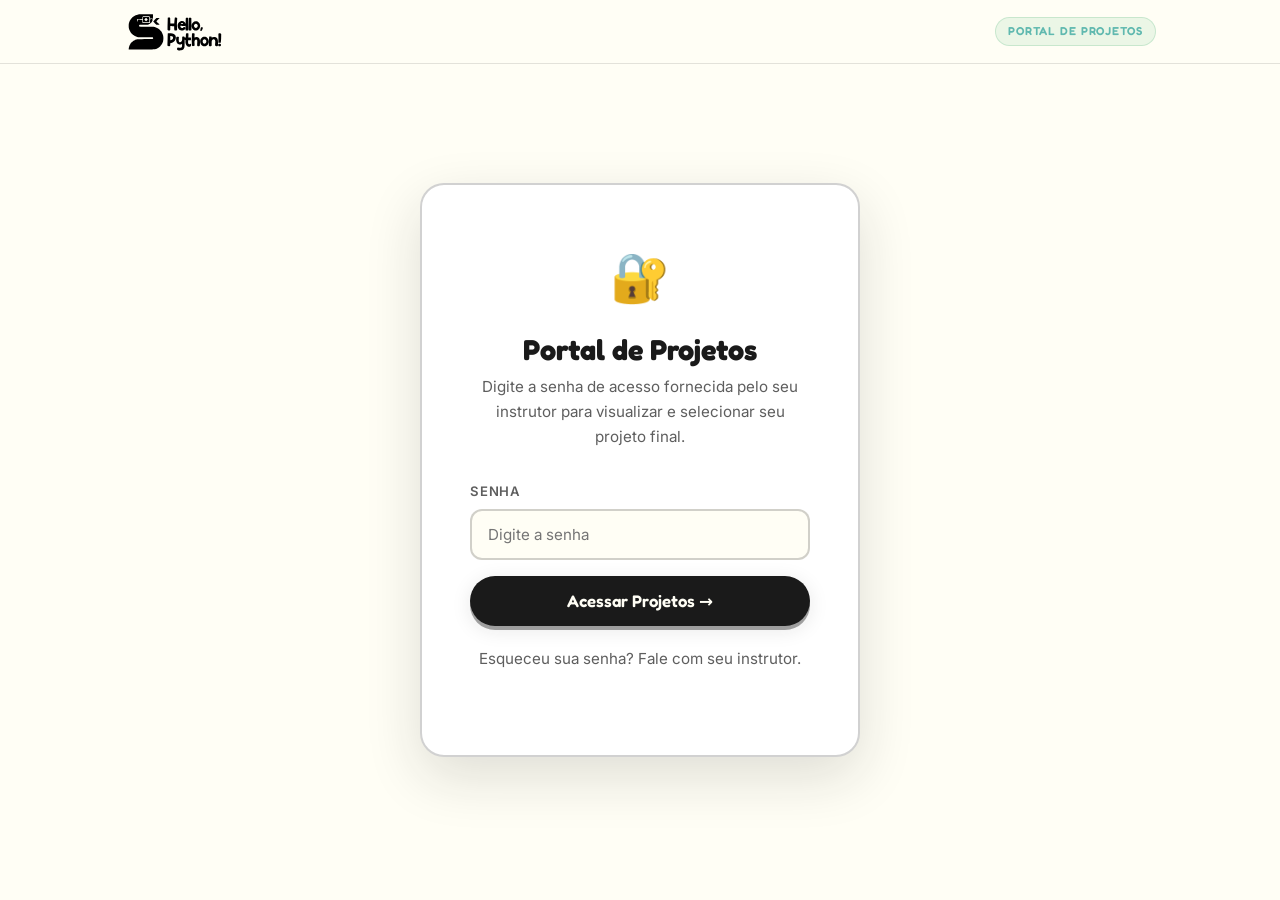
<file: projects/index.html>
<!DOCTYPE html>
<html lang="pt-BR">

<head>
    <meta charset="UTF-8" />
    <meta name="viewport" content="width=device-width, initial-scale=1.0" />
    <title>Projetos / Hello Python</title>
    <link rel="preconnect" href="https://fonts.googleapis.com" />
    <link rel="preconnect" href="https://fonts.gstatic.com" crossorigin />
    <link rel="icon" type="image/png" href="/img/logo_teal.png" />
    <link
        href="https://fonts.googleapis.com/css2?family=Fredoka:wght@400;500;600;700&family=Inter:wght@300;400;500;600&display=swap"
        rel="stylesheet" />
    <link rel="stylesheet" href="style.css" />
</head>

<body>

    <nav class="navbar">
        <div class="nav-container">
            <div class="nav-logo">
                <img src="../img/nav-logo.svg" alt="Hello Python">
            </div>
            <div class="nav-badge" id="nav-status">Portal de Projetos</div>
        </div>
    </nav>

    <main id="screen-login" class="screen active">
        <div class="login-card">
            <div class="login-emoji">🔐</div>
            <h1>Portal de Projetos</h1>
            <p>Digite a senha de acesso fornecida pelo seu instrutor para visualizar e selecionar seu projeto final.</p>

            <div class="error-msg" id="login-error">
                Senha incorreta. Tente novamente.
            </div>

            <div class="field-wrap">
                <label for="pwd-input">Senha</label>
                <input class="field-input" id="pwd-input" type="password" placeholder="Digite a senha"
                    autocomplete="current-password" />
            </div>

            <button class="btn-primary login-btn" id="login-btn">
                Acessar Projetos →
            </button>

            <p class="login-hint">Esqueceu sua senha? Fale com seu instrutor.</p>
        </div>
    </main>

    <main id="screen-projects" class="screen">
        <div class="projects-header fade-in">
            <div class="eyebrow">🎯 Escolha seu projeto</div>
            <h1>O que você vai construir?</h1>
            <p>Selecione um projeto abaixo. Ele será usado como sua prova final — leia a descrição cuidadosamente antes
                de confirmar.</p>
        </div>

        <div class="projects-grid">

            <div class="proj-card fade-in" data-proj="arena">
                <div class="proj-card-top">
                    <div class="proj-emoji">⚔️</div>
                    <div class="diff-badge diff-beginner">Básico</div>
                </div>
                <h3>Arena de Monstros</h3>
                <p class="proj-desc">Um sistema de batalha interativo no terminal onde o jogador enfrenta monstros e
                    tenta sobreviver usando ataques e turnos.</p>
                <div class="proj-meta">
                    <div class="proj-meta-item">⏱ <span>1h30</span></div>
                    <div class="proj-meta-item">🧩 <span>5 requisitos</span></div>
                </div>
                <div class="proj-tags">
                    <span class="proj-tag">Python</span>
                    <span class="proj-tag">Funções</span>
                    <span class="proj-tag">Loops</span>
                </div>
                <button class="btn-mint" onclick="selectProject('arena')">Selecionar Projeto</button>
            </div>

            <div class="proj-card fade-in" data-proj="quiz">
                <div class="proj-card-top">
                    <div class="proj-emoji">🧠</div>
                    <div class="diff-badge diff-beginner">Básico</div>
                </div>
                <h3>Quiz Personalizado</h3>
                <p class="proj-desc">Crie um jogo de perguntas e respostas sobre um tema da sua escolha, armazenando
                    dados e calculando a pontuação final.</p>
                <div class="proj-meta">
                    <div class="proj-meta-item">⏱ <span>1h30</span></div>
                    <div class="proj-meta-item">🧩 <span>5 requisitos</span></div>
                </div>
                <div class="proj-tags">
                    <span class="proj-tag">Python</span>
                    <span class="proj-tag">Listas/Dicts</span>
                    <span class="proj-tag">Lógica</span>
                </div>
                <button class="btn-mint" onclick="selectProject('quiz')">Selecionar Projeto</button>
            </div>

            <div class="proj-card fade-in" data-proj="sorte">
                <div class="proj-card-top">
                    <div class="proj-emoji">🎲</div>
                    <div class="diff-badge diff-beginner">Básico</div>
                </div>
                <h3>Mestre da Sorte</h3>
                <p class="proj-desc">Um jogo de adivinhação onde o computador escolhe um número secreto e fornece dicas
                    (maior/menor) até você acertar.</p>
                <div class="proj-meta">
                    <div class="proj-meta-item">⏱ <span>1h30</span></div>
                    <div class="proj-meta-item">🧩 <span>5 requisitos</span></div>
                </div>
                <div class="proj-tags">
                    <span class="proj-tag">Python</span>
                    <span class="proj-tag">Random</span>
                    <span class="proj-tag">Condicionais</span>
                </div>
                <button class="btn-mint" onclick="selectProject('sorte')">Selecionar Projeto</button>
            </div>

            <div class="proj-card fade-in" data-proj="corrida">
                <div class="proj-card-top">
                    <div class="proj-emoji">🏁</div>
                    <div class="diff-badge diff-beginner">Básico</div>
                </div>
                <h3>Corrida Maluca</h3>
                <p class="proj-desc">Simule uma corrida automática no terminal onde competidores disputam posições
                    aleatoriamente até a linha de chegada.</p>
                <div class="proj-meta">
                    <div class="proj-meta-item">⏱ <span>1h30</span></div>
                    <div class="proj-meta-item">🧩 <span>5 requisitos</span></div>
                </div>
                <div class="proj-tags">
                    <span class="proj-tag">Python</span>
                    <span class="proj-tag">Automação</span>
                    <span class="proj-tag">Terminal</span>
                </div>
                <button class="btn-mint" onclick="selectProject('corrida')">Selecionar Projeto</button>
            </div>

            <div class="proj-card fade-in" data-proj="aventura">
                <div class="proj-card-top">
                    <div class="proj-emoji">📖</div>
                    <div class="diff-badge diff-beginner">Básico</div>
                </div>
                <h3>Aventura Interativa</h3>
                <p class="proj-desc">Crie uma história no estilo "Escolha sua própria aventura", onde as decisões do
                    jogador levam a diferentes finais.</p>
                <div class="proj-meta">
                    <div class="proj-meta-item">⏱ <span>1h30</span></div>
                    <div class="proj-meta-item">🧩 <span>5 requisitos</span></div>
                </div>
                <div class="proj-tags">
                    <span class="proj-tag">Python</span>
                    <span class="proj-tag">Controle de Fluxo</span>
                    <span class="proj-tag">Criatividade</span>
                </div>
                <button class="btn-mint" onclick="selectProject('aventura')">Selecionar Projeto</button>
            </div>

            <div class="proj-card fade-in" data-proj="calculadora">
                <div class="proj-card-top">
                    <div class="proj-emoji">➗</div>
                    <div class="diff-badge diff-beginner">Básico</div>
                </div>
                <h3>Calculadora Turbo</h3>
                <p class="proj-desc">Desenvolva uma calculadora interativa baseada em um menu que realiza operações
                    matemáticas básicas em um loop.</p>
                <div class="proj-meta">
                    <div class="proj-meta-item">⏱ <span>1h30</span></div>
                    <div class="proj-meta-item">🧩 <span>5 requisitos</span></div>
                </div>
                <div class="proj-tags">
                    <span class="proj-tag">Python</span>
                    <span class="proj-tag">Funções</span>
                    <span class="proj-tag">Menus</span>
                </div>
                <button class="btn-mint" onclick="selectProject('calculadora')">Selecionar Projeto</button>
            </div>

        </div>
    </main>

    <main id="screen-docs" class="screen">
        <div class="docs-topbar">
            <div class="docs-topbar-inner">
                <div class="docs-breadcrumb">
                    <a onclick="backToProjects()">← Projetos</a>
                    <span>/</span>
                    <span id="breadcrumb-title">...</span>
                </div>
            </div>
        </div>

        <div class="docs-layout">
            <aside class="docs-sidebar">
                <div class="sidebar-card">
                    <div class="sidebar-header">
                        <h3 id="sidebar-title">...</h3>
                        <p id="sidebar-subtitle">Seu projeto final</p>
                    </div>
                    <div class="sidebar-body">
                        <div class="sidebar-meta">
                            <div class="sidebar-meta-row">
                                <span class="label">Dificuldade</span>
                                <span class="val" id="sidebar-diff">Beginner</span>
                            </div>
                            <div class="sidebar-meta-row">
                                <span class="label">Tempo est.</span>
                                <span class="val" id="sidebar-time">1h30</span>
                            </div>
                            <div class="sidebar-meta-row">
                                <span class="label">Linguagem</span>
                                <span class="val">Python 3+</span>
                            </div>
                            <div class="sidebar-meta-row">
                                <span class="label">Entrega</span>
                                <span class="val">E-mail ou WhatsApp</span>
                            </div>
                        </div>

                        <div class="sidebar-divider"></div>

                        <nav class="sidebar-nav" id="sidebar-nav">
                            <a onclick="scrollToSection('s-overview')" class="active">📋 Visão Geral</a>
                            <a onclick="scrollToSection('s-expected')">🎯 Resultado Final</a>
                            <a onclick="scrollToSection('s-video')">🎬 Vídeo</a>
                            <a onclick="scrollToSection('s-flow')">🔄 Fluxo do Programa</a>
                            <a onclick="scrollToSection('s-concepts')">🧠 Conceitos</a>
                            <a onclick="scrollToSection('s-assets')">🔗 Assets e Recursos</a>
                            <a onclick="scrollToSection('s-tools')">🛠 Ferramentas</a>
                            <a onclick="scrollToSection('s-modules')">📦 Módulos</a>
                            <a onclick="scrollToSection('s-mandatory')">🟢 Obrigatórios</a>
                            <a onclick="scrollToSection('s-evaluation')">🏆 Avaliação</a>
                            <a onclick="scrollToSection('s-structure')">🗂 Estrutura</a>
                            <a onclick="scrollToSection('s-mistakes')">⚠️ Erros Comuns</a>
                            <a onclick="scrollToSection('s-faq')">❓ FAQ</a>
                            <a onclick="scrollToSection('s-submit')">🚀 Entrega</a>
                        </nav>


                    </div>
                </div>
            </aside>

            <div class="docs-main">
                <section class="docs-section" id="s-overview">
                    <h2><span class="section-icon">📋</span> Visão Geral</h2>
                    <div class="docs-prose" id="proj-overview"></div>
                </section>

                <section class="docs-section" id="s-expected">
                    <h2><span class="section-icon">🎯</span> Resultado Final Esperado</h2>
                    <div class="docs-prose" id="proj-expected"></div>
                </section>

                <section class="docs-section" id="s-video">
                    <h2><span class="section-icon">🎬</span> Vídeo Demonstrativo</h2>
                    <div id="proj-video">
                        <div class="video-embed-wrap">
                            <div class="video-embed-inner">
                                <iframe id="demo-video" class="demo-video" src="" frameborder="0"
                                    allow="accelerometer; autoplay; clipboard-write; encrypted-media; gyroscope; picture-in-picture; web-share"
                                    allowfullscreen></iframe>
                                <div class="video-unavailable" id="video-unavailable">
                                    <svg xmlns="http://www.w3.org/2000/svg" width="28" height="28" viewBox="0 0 24 24"
                                        fill="none" stroke="currentColor" stroke-width="1.5" stroke-linecap="round"
                                        stroke-linejoin="round">
                                        <polygon points="23 7 16 12 23 17 23 7" />
                                        <rect width="15" height="14" x="1" y="5" rx="2" ry="2" />
                                    </svg>
                                    <span class="video-unavailable-title">Vídeo em breve</span>
                                    <span class="video-unavailable-desc">O vídeo demonstrativo estará disponível em
                                        breve. Ele mostrará o programa sendo executado no terminal do início ao
                                        fim.</span>
                                </div>
                            </div>
                        </div>
                        <p class="video-caption">Assista ao vídeo antes de começar. Observe como o programa se comporta,
                            o que é exibido em cada etapa e como ele interage com o usuário.</p>
                    </div>
                </section>

                <section class="docs-section" id="s-flow">
                    <h2><span class="section-icon">🔄</span> O que acontece quando o programa é executado?</h2>
                    <div id="proj-flow"></div>
                </section>

                <section class="docs-section" id="s-concepts">
                    <h2><span class="section-icon">🧠</span> Conceitos que você provavelmente utilizará</h2>
                    <div id="proj-concepts"></div>
                </section>

                <section class="docs-section" id="s-assets">
                    <h2><span class="section-icon">🔗</span> Assets e Recursos</h2>
                    <div class="assets-grid" id="proj-assets"></div>
                </section>

                <section class="docs-section" id="s-tools">
                    <h2><span class="section-icon">🛠</span> Ferramentas Úteis Para Este Projeto</h2>
                    <div id="proj-tools"></div>
                </section>

                <section class="docs-section" id="s-modules">
                    <h2><span class="section-icon">📦</span> Módulos Utilizados</h2>
                    <div id="proj-modules"></div>
                </section>

                <section class="docs-section" id="s-mandatory">
                    <h2><span class="section-icon">🟢</span> Requisitos Obrigatórios</h2>
                    <div id="proj-mandatory"></div>
                </section>

                <section class="docs-section" id="s-evaluation">
                    <h2><span class="section-icon">🏆</span> Critérios de Avaliação</h2>
                    <div id="proj-evaluation"></div>
                </section>

                <section class="docs-section" id="s-structure">
                    <h2><span class="section-icon">🗂</span> Estrutura Sugerida</h2>
                    <div id="proj-structure"></div>
                </section>

                <section class="docs-section" id="s-mistakes">
                    <h2><span class="section-icon">⚠️</span> Erros Comuns</h2>
                    <div id="proj-mistakes"></div>
                </section>

                <section class="docs-section" id="s-faq">
                    <h2><span class="section-icon">❓</span> Perguntas Frequentes</h2>
                    <div class="faq-list" id="proj-faq"></div>
                </section>



                <section class="docs-section" id="s-submit">
                    <h2><span class="section-icon">🚀</span> Entrega do Projeto</h2>

                    <div class="delivery-grid">

                        <!-- GMAIL CARD -->
                        <div class="delivery-card delivery-card--featured">
                            <div class="delivery-card-top">
                                <div class="delivery-icon-wrap">
                                    <svg xmlns="http://www.w3.org/2000/svg" width="22" height="22" viewBox="0 0 24 24"
                                        fill="none" stroke="currentColor" stroke-width="2" stroke-linecap="round"
                                        stroke-linejoin="round">
                                        <rect width="20" height="16" x="2" y="4" rx="2" />
                                        <path d="m22 7-8.97 5.7a1.94 1.94 0 0 1-2.06 0L2 7" />
                                    </svg>
                                </div>
                                <span class="delivery-badge">
                                    <svg xmlns="http://www.w3.org/2000/svg" width="11" height="11" viewBox="0 0 24 24"
                                        fill="none" stroke="currentColor" stroke-width="2.5" stroke-linecap="round"
                                        stroke-linejoin="round">
                                        <path
                                            d="M3.85 8.62a4 4 0 0 1 4.78-4.77 4 4 0 0 1 6.74 0 4 4 0 0 1 4.78 4.78 4 4 0 0 1 0 6.74 4 4 0 0 1-4.77 4.78 4 4 0 0 1-6.75 0 4 4 0 0 1-4.78-4.77 4 4 0 0 1 0-6.76Z" />
                                        <path d="m9 12 2 2 4-4" />
                                    </svg>
                                    Método Recomendado
                                </span>
                            </div>

                            <div class="delivery-card-heading">
                                <p class="delivery-channel-label">Envio por</p>
                                <h3 class="delivery-card-title">Gmail</h3>
                            </div>

                            <p class="delivery-card-desc">Envie um arquivo <code>.zip</code> contendo todo o seu projeto
                                para o e-mail oficial do curso.</p>

                            <div class="delivery-email-row">
                                <svg xmlns="http://www.w3.org/2000/svg" width="13" height="13" viewBox="0 0 24 24"
                                    fill="none" stroke="currentColor" stroke-width="2" stroke-linecap="round"
                                    stroke-linejoin="round">
                                    <rect width="20" height="16" x="2" y="4" rx="2" />
                                    <path d="m22 7-8.97 5.7a1.94 1.94 0 0 1-2.06 0L2 7" />
                                </svg>
                                <span>hellopython.ucb@gmail.com</span>
                            </div>

                            <ol class="delivery-steps">
                                <li>Compacte seu projeto em um arquivo <code>.zip</code></li>
                                <li><b>(Botão direito na pasta ➞ Compactar para ➞ Arquivo ZIP)</b></li>
                                <li>Abra seu aplicativo de e-mail</li>
                                <li>Anexe o arquivo <code>.zip</code></li>
                                <li>Informe seu nome completo + projeto escolhido</li>
                                <li>Envie para o e-mail oficial do curso</li>
                            </ol>

                            <a class="btn-primary delivery-btn"
                                href="mailto:hellopython.ucb@gmail.com?subject=[PROVA]%20Nome%20do%20Aluno%20-%20Nome%20do%20Projeto">
                                <svg xmlns="http://www.w3.org/2000/svg" width="16" height="16" viewBox="0 0 24 24"
                                    fill="none" stroke="currentColor" stroke-width="2" stroke-linecap="round"
                                    stroke-linejoin="round">
                                    <path d="m22 2-7 20-4-9-9-4Z" />
                                    <path d="M22 2 11 13" />
                                </svg>
                                Abrir Gmail
                            </a>

                            <div class="delivery-notes">
                                <p>Certifique-se de anexar o arquivo <code>.zip</code> antes de enviar.</p>
                                <p>Mais fácil de organizar e corrigir.</p>
                            </div>
                        </div>

                        <!-- WHATSAPP CARD -->
                        <div class="delivery-card">
                            <div class="delivery-card-top">
                                <div class="delivery-icon-wrap delivery-icon-wrap--wa">
                                    <svg xmlns="http://www.w3.org/2000/svg" width="22" height="22" viewBox="0 0 24 24"
                                        fill="none" stroke="currentColor" stroke-width="2" stroke-linecap="round"
                                        stroke-linejoin="round">
                                        <path d="M7.9 20A9 9 0 1 0 4 16.1L2 22Z" />
                                    </svg>
                                </div>
                            </div>

                            <div class="delivery-card-heading">
                                <p class="delivery-channel-label">Envio pelo</p>
                                <h3 class="delivery-card-title">WhatsApp</h3>
                            </div>

                            <p class="delivery-card-desc">Caso tenha dificuldades para enviar por e-mail, você pode
                                enviar o arquivo <code>.zip</code> pelo WhatsApp.</p>

                            <ol class="delivery-steps">
                                <li>Compacte seu projeto em um arquivo <code>.zip</code></li>
                                <li><b>(Botão direito na pasta ➞ Compactar para ➞ Arquivo ZIP)</b></li>
                                <li>Abra a conversa do WhatsApp</li>
                                <li>Envie o arquivo no nosso grupo do WhatsApp</li>
                                <li>Informe seu nome completo</li>
                                <li>Informe o projeto escolhido</li>
                            </ol>

                            <a class="btn-outline delivery-btn delivery-btn--wa" href="https://web.whatsapp.com/"
                                target="_blank" rel="noopener">
                                <svg xmlns="http://www.w3.org/2000/svg" width="16" height="16" viewBox="0 0 24 24"
                                    fill="none" stroke="currentColor" stroke-width="2" stroke-linecap="round"
                                    stroke-linejoin="round">
                                    <path d="M7.9 20A9 9 0 1 0 4 16.1L2 22Z" />
                                </svg>
                                Abrir WhatsApp
                            </a>

                            <div class="delivery-notes delivery-notes--alt">
                                <p>Envie também seu nome completo e o nome do projeto escolhido.</p>
                                <p>Utilize esta opção apenas caso tenha dificuldades com o envio por e-mail.</p>
                            </div>
                        </div>

                    </div>

                    <!-- PRE-SUBMISSION CHECKLIST -->
                    <div class="delivery-checklist">
                        <div class="delivery-checklist-header">
                            <div class="delivery-checklist-icon">
                                <svg xmlns="http://www.w3.org/2000/svg" width="17" height="17" viewBox="0 0 24 24"
                                    fill="none" stroke="currentColor" stroke-width="2" stroke-linecap="round"
                                    stroke-linejoin="round">
                                    <path d="M22 11.08V12a10 10 0 1 1-5.93-9.14" />
                                    <path d="m9 11 3 3L22 4" />
                                </svg>
                            </div>
                            <span class="delivery-checklist-title">Antes de Enviar</span>
                        </div>
                        <div class="delivery-checklist-grid">
                            <label class="check-item">
                                <input type="checkbox" class="check-input">
                                <span class="check-box-visual"></span>
                                <span class="check-label">Meu código está funcionando corretamente</span>
                            </label>
                            <label class="check-item">
                                <input type="checkbox" class="check-input">
                                <span class="check-box-visual"></span>
                                <span class="check-label">Todos os arquivos do projeto estão incluídos</span>
                            </label>
                            <label class="check-item">
                                <input type="checkbox" class="check-input">
                                <span class="check-box-visual"></span>
                                <span class="check-label">Compactei a pasta em um arquivo .zip</span>
                            </label>
                            <label class="check-item">
                                <input type="checkbox" class="check-input">
                                <span class="check-box-visual"></span>
                                <span class="check-label">Informei meu nome completo</span>
                            </label>
                            <label class="check-item">
                                <input type="checkbox" class="check-input">
                                <span class="check-box-visual"></span>
                                <span class="check-label">Informei qual projeto escolhi</span>
                            </label>
                            <label class="check-item">
                                <input type="checkbox" class="check-input">
                                <span class="check-box-visual"></span>
                                <span class="check-label">Testei o programa antes de enviar</span>
                            </label>
                            <label class="check-item check-item--full">
                                <input type="checkbox" class="check-input">
                                <span class="check-box-visual"></span>
                                <span class="check-label">Não enviei arquivos desnecessários</span>
                            </label>
                        </div>
                    </div>

                </section>
            </div>
        </div>
    </main>

    <div class="modal-overlay" id="modal-overlay">
        <div class="modal">
            <div class="modal-icon">🎯</div>
            <h2>Confirmar Projeto</h2>
            <p>Você está prestes a selecionar <strong id="modal-proj-name">...</strong> como seu projeto de exame.</p>
            <div class="modal-warning">
                <strong>Este é seu projeto final.</strong> Tenha certeza da sua escolha antes de prosseguir.
            </div>
            <div class="modal-actions">
                <button class="btn-outline" onclick="closeModal()">Voltar</button>
                <button class="btn-primary" onclick="confirmProject()">Sim, Selecionar Projeto →</button>
            </div>
        </div>
    </div>

    <script src="index.js"></script>
</body>

</html>
</file>
<file: style.css>
/* ===========================================
   HELLO PYTHON × CIlt
   Paleta: #4B4317 · #F1EBDF · #B1DEBD
   Fontes: Fredoka Bold + Inter
   =========================================== */

@import url("https://fonts.googleapis.com/css2?family=Fredoka:wght@400;500;600;700&family=Inter:wght@300;400;500;600&display=swap");

/* ─── TOKENS ─── */
:root {
  /* Cartoon Pastel Colors (theme) */
  --cartoon-mint: #b3eddc;
  --cartoon-yellow: #ffe5b4;
  --cartoon-teal: #60b9af;
  --cartoon-black: #1a1a1a;
  --cartoon-cream: #fffef5;

  /* Brand palette */
  --brown: var(--cartoon-black);
  --brown-dk: var(--cartoon-black);
  --brown-md: var(--cartoon-black);
  --brown-lt: var(--cartoon-black);
  --cream: var(--cartoon-cream);
  --cream-dk: var(--cartoon-cream);
  --cream-dkr: var(--cartoon-cream);
  --mint: var(--cartoon-mint);
  --mint-dk: var(--cartoon-teal);
  --mint-dkr: var(--cartoon-teal);
  --gold: var(--cartoon-yellow);
  --gold-lt: var(--cartoon-yellow);

  /* Derived surfaces */
  --bg: var(--cartoon-cream); /* page background = cream */
  --surf: #ffffff;
  --surf-tint: #faf7f2;
  --border: rgba(26, 26, 26, 0.12);
  --border-md: rgba(26, 26, 26, 0.2);

  /* Text */
  --text-hd: var(--cartoon-black);
  --text-bd: rgba(26, 26, 26, 0.95);
  --text-lt: rgba(26, 26, 26, 0.7);
  --text-muted: rgba(26, 26, 26, 0.45);

  /* Fonts */
  --ff-head: "Fredoka", system-ui, sans-serif;
  --ff-body: "Inter", system-ui, sans-serif;
  --ff-mono: "Courier New", monospace;

  /* Radius */
  --r4: 4px;
  --r8: 8px;
  --r12: 12px;
  --r16: 16px;
  --r20: 20px;
  --r24: 24px;
  --r32: 32px;
  --rpill: 9999px;

  /* Shadow */
  --s1: 0 2px 8px rgba(26, 26, 26, 0.08);
  --s2: 0 4px 20px rgba(26, 26, 26, 0.1);
  --s3: 0 8px 32px rgba(26, 26, 26, 0.12);
  --s4: 0 20px 56px rgba(26, 26, 26, 0.14);

  /* Motion */
  --ease: cubic-bezier(0.4, 0, 0.2, 1);
  --spring: cubic-bezier(0.34, 1.56, 0.64, 1);
  --dur: 0.22s;

  --nav-h: 64px;
  --max-w: 1080px;
}

/* Dark Mode Variables */

/* ─── RESET ─── */
*,
*::before,
*::after {
  box-sizing: border-box;
  margin: 0;
  padding: 0;
}
html {
  font-size: 16px;
  scroll-behavior: smooth;
  -webkit-text-size-adjust: 100%;
}

body {
  font-family: var(--ff-body);
  background: var(--bg);
  color: var(--text-bd);
  line-height: 1.65;
  overflow-x: hidden;
  padding-top: 0px;
}

/* ─── NAVBAR ─── */
.navbar {
  position: fixed;
  top: 0;
  width: 100%;
  height: var(--nav-h);
  z-index: 999;
  background: rgba(255, 254, 245, 0.8);
  backdrop-filter: blur(10px);
  border-bottom: 1px solid var(--border);
}

.nav-container {
  max-width: var(--max-w);
  margin: 0 auto;
  padding: 0 20px;
  height: 100%;

  display: flex;
  align-items: center;
  justify-content: space-between;
}

/* Logo */
.nav-logo {
  display: flex;
  align-items: center;
  gap: 10px;
  font-family: var(--ff-head);
  font-weight: 600;
  color: var(--text-hd);
}

.nav-logo img {
  width: 100px;
  height: 100px;
}

.nav-links {
  display: flex;
  gap: 28px;
  list-style: none;
}

.nav-links a {
  text-decoration: none;
  color: var(--text-lt);
  font-family: var(--ff-body);
  font-weight: 500;
  transition: var(--dur) var(--ease);
}

.nav-links a:hover {
  color: var(--mint-dk);
}

.nav-btn {
  background: var(--mint);
  color: var(--brown);
  padding: 10px 18px;
  border-radius: var(--rpill);
  font-weight: 600;
  text-decoration: none;
  box-shadow: var(--s1);
  transition: var(--dur) var(--spring);
}

.nav-btn:hover {
  background: var(--mint-dk);
  transform: translateY(-2px);
  box-shadow: var(--s2);
}

.nav-links {
  display: flex;
  gap: 30px;
  list-style: none;
}

.nav-links a {
  text-decoration: none;
  color: #c9d1d9;
  font-weight: 500;
  transition: 0.2s;
}

.nav-links a:hover {
  color: var(--green);
}

.nav-btn {
  background: var(--green);
  color: #000;
  padding: 10px 18px;
  border-radius: 999px;
  font-weight: 600;
  text-decoration: none;
  transition: 0.2s;
}

.nav-btn:hover {
  background: var(--green2);
  transform: translateY(-2px);
}

/* ─── CUSTOM SNAKE CURSOR ─── */
/*

@media (pointer: fine) {
  * {
    cursor: auto !important;
  }
}

*/

#snake-canvas {
  display: none !important;
}

h1,
h2,
h3,
h4 {
  font-family: var(--ff-head);
  font-weight: 600;
  color: var(--text-hd);
  line-height: 1.1;
}
h2 {
  font-size: clamp(1.9rem, 4vw, 2.8rem);
  font-weight: 700;
}
h3 {
  font-size: 1.15rem;
  font-weight: 600;
}
a {
  text-decoration: none;
  color: inherit;
}
img {
  display: block;
  max-width: 100%;
}
code {
  font-family: var(--ff-mono);
  font-size: 0.83em;
  background: rgba(26, 26, 26, 0.08);
  color: var(--brown-md);
  padding: 2px 7px;
  border-radius: var(--r4);
  border: 1px solid rgba(26, 26, 26, 0.12);
}
details {
  list-style: none;
}
summary {
  list-style: none;
  cursor: pointer;
}
summary::-webkit-details-marker {
  display: none;
}

/* ─── SVG ICONS ─── */
.icon-sprite {
  position: absolute;
  width: 0;
  height: 0;
  overflow: hidden;
}
.ui-svg {
  width: 1.08em;
  height: 1.08em;
  display: inline-block;
  flex-shrink: 0;
  color: currentColor;
  fill: none;
  stroke: currentColor;
  stroke-width: 2.1;
  stroke-linecap: round;
  stroke-linejoin: round;
}

/* Specific fix for gamepad icon */
#icon-gamepad {
  fill: #60b9af;
  stroke: #1a1a1a;
  stroke-width: 0.3;
  opacity: 1;
}

/* Make gamepad icon more visible */
.ui-svg:has(use[href="#icon-gamepad"]) {
  background: linear-gradient(45deg, #f0f0f0, #e0e0e0);
  border-radius: 4px;
  padding: 2px;
  box-shadow: 0 1px 3px rgba(0, 0, 0, 0.2);
}

/* ─── LAYOUT ─── */
.c {
  max-width: var(--max-w);
  margin: 0 auto;
  padding: 0 28px;
}
.section {
  padding: 96px 0;
}

.hero {
  position: relative;
  min-height: 100vh;
  background: var(--bg);
  color: var(--text-bd);
  overflow: hidden;
}

#hero-network {
  position: absolute;
  inset: 0;
  width: 100%;
  height: 100%;
  z-index: 1;
  pointer-events: none;
}

.hero .hero-c {
  position: relative;
  z-index: 2;
}

.hero .hero-blob,
.hero .dot-grid {
  display: block;
}

/* ─── EYEBROW ─── */
.eyebrow {
  display: inline-flex;
  align-items: center;
  gap: 6px;
  font-family: var(--ff-head);
  font-size: 0.72rem;
  font-weight: 600;
  letter-spacing: 0.1em;
  text-transform: uppercase;
  color: var(--mint-dkr);
  background: rgba(177, 222, 189, 0.25);
  border: 1.5px solid rgba(177, 222, 189, 0.6);
  padding: 5px 14px;
  border-radius: var(--rpill);
  margin-bottom: 20px;
}
.eyebrow .ui-svg {
  width: 1.1em;
  height: 1.1em;
}

/* ─── SECTION HEADER ─── */
.sec-hd {
  text-align: center;
  margin-bottom: 60px;
}
.sec-hd h2 {
  margin-bottom: 12px;
}
.sec-hd > p {
  color: var(--text-lt);
  font-size: 1rem;
  max-width: 480px;
  margin: 0 auto;
  line-height: 1.75;
}

/* ─── CARTOON CONTAINER DASHED ─── */
.cartoon-container-dashed {
  position: relative;
  display: block;
}

.cartoon-container-dashed-outer {
  position: absolute;
  inset: 0;
  border-radius: 24px;
  border: 3px dashed var(--cartoon-black);
  transform: translate(12px, 12px);
  pointer-events: none;
  z-index: 0;
}

.cartoon-container-dashed-inner {
  position: relative;
  border-radius: 24px;
  border: 3px dashed var(--cartoon-black);
  padding: 32px;
  z-index: 1;
  background: var(--cartoon-cream);
  color: var(--cartoon-black);
}

.cartoon-container-dashed-inner.mint {
  background: var(--cartoon-mint);
}

.cartoon-container-dashed-inner.yellow {
  background: var(--cartoon-yellow);
}

.cartoon-container-dashed-inner.teal {
  background: var(--cartoon-teal);
  color: var(--cartoon-cream);
}

.cartoon-container-dashed--card .cartoon-container-dashed-outer {
  border-radius: 16px;
  border: 2px dashed var(--cartoon-black);
  transform: translate(8px, 8px);
}

.cartoon-container-dashed--card .cartoon-container-dashed-inner {
  border-radius: 16px;
  border: 2px dashed var(--cartoon-black);
  padding: 32px;
}

.cartoon-container-dashed--card-solid .cartoon-container-dashed-outer {
  border-radius: 16px;
  border: 2px solid var(--cartoon-black);
  transform: translate(8px, 8px);
}

.cartoon-container-dashed--card-solid .cartoon-container-dashed-inner {
  border-radius: 16px;
  border: 2px solid var(--cartoon-black);
  padding: 14px;
}

/* Força os `details.faq` a ficarem sem borda dupla,
      usando a borda do container sólido como referência visual. */
.cartoon-container-dashed--card-solid .faq {
  border: none !important;
  background: transparent !important;
  overflow: hidden;
  box-shadow: none !important;
}

.cartoon-container-dashed--card-solid .faq[open] {
  box-shadow: none !important;
  background: rgba(177, 222, 189, 0.12) !important;
}

.cartoon-container-dashed--card-solid .faq[open] summary {
  background: rgba(177, 222, 189, 0.15);
}

/* ─── BUTTONS ─── */
.btn-primary {
  display: inline-flex;
  align-items: center;
  gap: 8px;
  background: var(--brown);
  color: var(--cream);
  font-family: var(--ff-head);
  font-weight: 600;
  font-size: 1.05rem;
  padding: 14px 30px;
  border-radius: var(--rpill);
  box-shadow:
    0 4px 0 var(--brown-dk),
    var(--s2);
  transition:
    transform var(--dur) var(--spring),
    box-shadow var(--dur);
  border: none;
  cursor: pointer;
}
.btn-primary .ui-svg,
.btn-faq .ui-svg,
.btn-cta .ui-svg {
  width: 1.18rem;
  height: 1.18rem;
}
.btn-primary:hover {
  transform: translateY(-3px);
  box-shadow:
    0 7px 0 var(--brown-dk),
    var(--s3);
}

.btn-outline {
  display: inline-flex;
  align-items: center;
  gap: 8px;
  background: transparent;
  color: var(--brown);
  font-family: var(--ff-head);
  font-weight: 600;
  font-size: 1rem;
  padding: 14px 26px;
  border-radius: var(--rpill);
  border: 2px solid var(--border-md);
  transition:
    border-color var(--dur),
    background var(--dur),
    color var(--dur);
  cursor: pointer;
}
.btn-outline:hover {
  border-color: var(--brown);
  background: rgba(26, 26, 26, 0.05);
}

.btn-text {
  display: inline-flex;
  align-items: center;
  gap: 4px;
  font-family: var(--ff-head);
  font-weight: 600;
  font-size: 0.9rem;
  color: var(--mint-dkr);
  border-bottom: 1.5px solid var(--mint-dk);
  padding-bottom: 2px;
  transition:
    color var(--dur),
    border-color var(--dur);
  border-top: none;
  border-left: none;
  border-right: none;
  background: none;
  cursor: pointer;
}
.btn-text:hover {
  color: var(--brown);
  border-color: var(--brown);
}

.btn-faq {
  display: inline-flex;
  align-items: center;
  gap: 8px;
  background: var(--brown);
  color: var(--cream);
  font-family: var(--ff-head);
  font-weight: 600;
  font-size: 0.9rem;
  padding: 12px 24px;
  border-radius: var(--rpill);
  box-shadow: 0 3px 0 var(--brown-dk);
  transition:
    transform var(--dur) var(--spring),
    box-shadow var(--dur);
  margin-top: 24px;
  justify-content: center;
}
.btn-faq:hover {
  transform: translateY(-2px);
  box-shadow: 0 5px 0 var(--brown-dk);
}

/* ═══════════════════════════
         NAV
      ═══════════════════════════ */
.nav {
  position: sticky;
  top: 0;
  z-index: 1000;
  height: var(--nav-h);
  background: rgba(255, 254, 245, 0.92);
  backdrop-filter: blur(20px) saturate(160%);
  -webkit-backdrop-filter: blur(20px) saturate(160%);
  border-bottom: 1.5px solid var(--border);
  transition: box-shadow var(--dur);
}
.nav.scrolled {
  box-shadow: var(--s2);
}
.nav-c {
  max-width: var(--max-w);
  margin: 0 auto;
  padding: 0 28px;
  height: 100%;
  display: flex;
  align-items: center;
  gap: 8px;
}
.logo {
  display: flex;
  align-items: center;
  gap: 10px;
}
.logo img {
  height: 2.25rem; /* 36px at 16px base */
  width: auto;
  object-fit: contain;
  flex-shrink: 0;
}
.logo-mark {
  width: 36px;
  height: 36px;
  border-radius: var(--r8);
  background: var(--brown);
  display: grid;
  place-items: center;
  font-size: 1.1rem;
  box-shadow: var(--s1);
}
.logo-text {
  font-family: var(--ff-head);
  font-size: 1.25rem;
  font-weight: 400;
  color: var(--text-lt);
}
.logo-text strong {
  color: var(--brown);
  font-weight: 700;
}

.nav-links {
  display: flex;
  align-items: center;
  list-style: none;
  gap: 2px;
  margin-left: 24px;
}
.nav-links a {
  display: block;
  padding: 7px 13px;
  font-size: 0.85rem;
  font-weight: 500;
  color: var(--text-lt);
  border-radius: var(--r8);
  transition:
    background var(--dur),
    color var(--dur);
}
.nav-links a:hover {
  background: rgba(26, 26, 26, 0.07);
  color: var(--brown);
}

.nav-cta {
  margin-left: auto;
  display: inline-flex;
  align-items: center;
  gap: 6px;
  background: var(--brown);
  color: var(--cream);
  font-family: var(--ff-head);
  font-weight: 600;
  font-size: 0.88rem;
  padding: 9px 20px;
  border-radius: var(--rpill);
  box-shadow: 0 3px 0 var(--brown-dk);
  transition:
    transform var(--dur) var(--spring),
    box-shadow var(--dur);
}
.nav-cta:hover {
  transform: translateY(-2px);
  box-shadow: 0 5px 0 var(--brown-dk);
}

.ham {
  display: none;
  flex-direction: column;
  gap: 5px;
  background: none;
  border: none;
  cursor: pointer;
  color: var(--brown);
  padding: 6px;
  margin-left: auto;
}
.ham span {
  display: block;
  width: 22px;
  height: 2px;
  background: currentColor;
  border-radius: 2px;
  transition:
    transform var(--dur),
    opacity var(--dur);
}

/* ═══════════════════════════
         HERO
      ═══════════════════════════ */
.hero {
  position: relative;
  min-height: calc(100svh - var(--nav-h));
  display: flex;
  flex-direction: column;
  background: var(--cream);
  overflow: hidden;
}

/* Blobs */
.hero-blob {
  position: absolute;
  border-radius: 50%;
  pointer-events: none;
  filter: blur(60px);
}
.hb-top {
  width: 700px;
  height: 500px;
  top: -200px;
  right: -150px;
  background: radial-gradient(
    ellipse,
    rgba(177, 222, 189, 0.5) 0%,
    transparent 65%
  );
}
.hb-left {
  width: 400px;
  height: 400px;
  bottom: 40px;
  left: -100px;
  background: radial-gradient(
    circle,
    rgba(255, 229, 180, 0.25) 0%,
    transparent 65%
  );
}
.hb-right {
  width: 300px;
  height: 300px;
  bottom: -60px;
  right: 10%;
  background: radial-gradient(
    circle,
    rgba(177, 222, 189, 0.3) 0%,
    transparent 65%
  );
}

/* Dot grid */
.dot-grid {
  position: absolute;
  inset: 0;
  pointer-events: none;
  background-image: radial-gradient(
    circle,
    rgba(26, 26, 26, 0.12) 1px,
    transparent 1px
  );
  background-size: 28px 28px;
  mask-image: radial-gradient(
    ellipse 90% 70% at 50% 50%,
    black 30%,
    transparent 80%
  );
}

.hero-c {
  flex: 1;
  max-width: var(--max-w);
  margin: 0 auto;
  padding: 80px 28px 64px;
  display: grid;
  grid-template-columns: 1fr 1fr;
  gap: 56px;
  align-items: center;
  position: relative;
  z-index: 1;
}

/* Hero tag pill */
.hero-tag {
  display: inline-flex;
  align-items: center;
  gap: 9px;
  background: rgba(255, 255, 255, 0.7);
  backdrop-filter: blur(8px);
  border: 1.5px solid var(--border);
  border-radius: var(--rpill);
  padding: 7px 16px 7px 12px;
  font-size: 0.78rem;
  font-weight: 500;
  color: var(--text-lt);
  margin-bottom: 28px;
  box-shadow: var(--s1);
}
.tag-dot {
  width: 7px;
  height: 7px;
  border-radius: 50%;
  background: var(--mint-dkr);
  box-shadow: 0 0 0 0 rgba(96, 185, 175, 0.4);
  animation: tag-pulse 2.2s ease-in-out infinite;
  flex-shrink: 0;
}
@keyframes tag-pulse {
  0%,
  100% {
    box-shadow: 0 0 0 0 rgba(96, 185, 175, 0.4);
  }
  50% {
    box-shadow: 0 0 0 6px rgba(96, 185, 175, 0);
  }
}

/* H1 */
.hero h1 {
  font-size: clamp(2.8rem, 5.5vw, 4rem);
  font-weight: 700;
  color: var(--brown);
  letter-spacing: -0.02em;
  line-height: 1.08;
  margin-bottom: 24px;
}
.hero h1 em {
  font-style: normal;
  color: var(--mint-dkr);
  position: relative;
  display: inline-block;
}
.hero h1 em::after {
  content: "";
  position: absolute;
  left: -2px;
  right: -2px;
  bottom: 4px;
  height: 36%;
  background: rgba(177, 222, 189, 0.5);
  border-radius: 4px;
  z-index: -1;
}
.h1-under {
  position: relative;
  display: inline-block;
}
.h1-under::after {
  content: "";
  position: absolute;
  left: 0;
  right: 0;
  bottom: -4px;
  height: 5px;
  background: var(--mint);
  border-radius: var(--rpill);
}

.hero-desc {
  font-size: 1.1rem;
  color: var(--text-lt);
  max-width: 440px;
  margin-bottom: 36px;
  line-height: 1.75;
  font-weight: 300;
}
.hero-desc strong {
  color: var(--brown);
  font-weight: 600;
}

.hero-btns {
  display: flex;
  gap: 14px;
  flex-wrap: wrap;
  align-items: center;
  margin-bottom: 40px;
}

/* Social proof */
.hero-stats {
  display: flex;
  align-items: center;
  gap: 16px;
}
.hs-avatars {
  display: flex;
}
.hsa {
  width: 36px;
  height: 36px;
  border-radius: 50%;
  display: grid;
  place-items: center;
  font-size: 0.7rem;
  font-weight: 700;
  color: #fff;
  border: 2.5px solid var(--cream);
  margin-right: -10px;
  font-family: var(--ff-head);
}
.hsa-more {
  background: var(--cream-dk) !important;
  color: var(--text-lt) !important;
  font-size: 0.6rem;
  border-color: var(--cream);
  padding: 0 6px;
  border-radius: var(--rpill);
  min-width: 36px;
  width: auto;
}
.hs-text {
  margin-left: 18px;
  font-size: 0.82rem;
  color: var(--text-lt);
  line-height: 1.4;
}
.hs-text strong {
  color: var(--brown);
}
.hs-stars {
  font-size: 0.72rem;
  color: var(--gold);
  margin-top: 2px;
}
.hs-stars span {
  color: var(--text-lt);
}

/* ── Terminal ── */
.hero-right {
  position: relative;
}
.terminal {
  background: #1e1d18;
  border-radius: var(--r20);
  border: 1.5px solid rgba(255, 255, 255, 0.06);
  box-shadow:
    var(--s4),
    0 0 40px rgba(26, 26, 26, 0.15);
  overflow: hidden;
  position: relative;
  z-index: 2;
  animation: term-float 7s ease-in-out infinite;
}
@keyframes term-float {
  0%,
  100% {
    transform: translateY(0);
  }
  50% {
    transform: translateY(-10px);
  }
}
.term-bar {
  display: flex;
  align-items: center;
  gap: 10px;
  background: #2a2920;
  padding: 11px 16px;
  border-bottom: 1px solid rgba(255, 255, 255, 0.05);
}
.term-dots {
  display: flex;
  gap: 6px;
}
.td-r,
.td-y,
.td-g {
  width: 11px;
  height: 11px;
  border-radius: 50%;
}
.td-r {
  background: #ff5f57;
}
.td-y {
  background: #febc2e;
}
.td-g {
  background: #28c840;
}
.term-file {
  font-family: var(--ff-mono);
  font-size: 0.72rem;
  color: rgba(255, 255, 255, 0.3);
  margin: 0 auto;
}
.term-run {
  font-family: var(--ff-mono);
  font-size: 0.7rem;
  color: var(--mint);
  background: rgba(177, 222, 189, 0.12);
  border: 1px solid rgba(177, 222, 189, 0.2);
  padding: 3px 10px;
  border-radius: var(--rpill);
  cursor: pointer;
  white-space: nowrap;
}
.term-body {
  display: flex;
  gap: 14px;
  padding: 18px;
  font-family: var(--ff-mono);
  font-size: 0.78rem;
  line-height: 1.9;
}
.ln {
  color: rgba(255, 255, 255, 0.15);
  user-select: none;
  text-align: right;
  min-width: 14px;
}
.code {
  flex: 1;
}
.cl-blank {
  height: 1.9em;
}
.cl-indent {
  padding-left: 18px;
}
.cl-comment {
  color: #5c7a60;
  font-style: italic;
}
.ck {
  color: var(--gold);
}
.cop {
  color: #89ddff;
}
.cf {
  color: #82aaff;
}
.cb {
  color: #89ddff;
}
.cs {
  color: var(--mint);
}
.cn {
  color: #f78c6c;
}
.ci {
  color: #ffe082;
}
.cw {
  color: #f8f8f8;
}
.term-out {
  background: rgba(177, 222, 189, 0.07);
  border-top: 1px solid rgba(177, 222, 189, 0.15);
  padding: 14px 18px;
}
.out-lbl {
  font-family: var(--ff-mono);
  font-size: 0.62rem;
  font-weight: 500;
  letter-spacing: 0.12em;
  color: var(--mint-dk);
  margin-bottom: 8px;
  display: block;
}
.out-lines {
  font-family: var(--ff-mono);
  font-size: 0.78rem;
  color: var(--mint-lt, #c8ecd3);
  line-height: 1.75;
}
.out-line {
  display: block;
}
.cursor {
  animation: blink 1.2s step-end infinite;
  color: var(--mint-dk);
}
@keyframes blink {
  0%,
  100% {
    opacity: 1;
  }
  50% {
    opacity: 0;
  }
}

/* ─── STEP WRAPPER (CONTAINER PARA 3D) ─── */
.step-wrapper {
  perspective: 1000px;
  height: 100%;
}

.step-wrapper {
  perspective: 1000px;
  height: 100%;
  display: flex;
  align-items: stretch;
}

/* ─── STEP COM EFEITO 3D ─── */
.step-3d {
  transform-style: preserve-3d;
  transition:
    transform 0.3s ease-out,
    box-shadow 0.3s ease-out;
  will-change: transform;
  width: 100%;
}

/* ─── SOMBRA DINÂMICA PADRÃO ─── */
.step-3d {
  box-shadow: var(--s1);
}

/* ─── STEP ACCENT (TERCEIRO CARD) COM EFEITO 3D ─── */
.step-accent.step-3d {
  box-shadow:
    0 6px 0 var(--brown-dk),
    var(--s2);
}

/* ─── RESPONSIVIDADE ─── */
@media (max-width: 768px) {
  .step-wrapper {
    perspective: 800px;
  }

  /* Desativar efeito 3D em dispositivos móveis */
  .step-3d {
    transform: none !important;
  }

  .step-3d:hover {
    transform: translateY(-8px) !important;
    box-shadow: var(--s3) !important;
  }

  .terminal {
    display: none;
  }
}

/* ─── SUPORTE PARA PREFERÊNCIA DE MOVIMENTO REDUZIDO ─── */
@media (prefers-reduced-motion: reduce) {
  .step-3d {
    transition: none;
    transform: none !important;
  }
}

/* Floating cards */
.float-card {
  position: absolute;
  display: flex;
  align-items: center;
  gap: 10px;
  background: rgba(255, 255, 255, 0.92);
  backdrop-filter: blur(12px);
  border: 1.5px solid var(--border);
  border-radius: var(--r16);
  padding: 11px 15px;
  box-shadow: var(--s3);
  z-index: 3;
  font-size: 0.77rem;
}
.float-card strong {
  display: block;
  font-size: 0.82rem;
  font-weight: 600;
  color: var(--brown);
  margin-bottom: 1px;
  font-family: var(--ff-head);
}
.float-card small {
  color: var(--text-lt);
  font-size: 0.7rem;
}
.fc-ico {
  width: 1.72rem;
  height: 1.72rem;
  display: inline-flex;
  align-items: center;
  justify-content: center;
  flex-shrink: 0;
  color: var(--mint-dkr);
}
.fc-ico .ui-svg {
  width: 100%;
  height: 100%;
}
.fc-1 {
  bottom: -22px;
  left: -38px;
  animation: fc-f1 5s ease-in-out infinite;
}
.fc-2 {
  top: -18px;
  right: -30px;
  animation: fc-f2 4.5s ease-in-out infinite 1s;
}
.fc-3 {
  bottom: 56px;
  right: -40px;
  animation: fc-f1 6s ease-in-out infinite 0.5s;
}
@keyframes fc-f1 {
  0%,
  100% {
    transform: translateY(0) rotate(-1deg);
  }
  50% {
    transform: translateY(-8px) rotate(1deg);
  }
}
@keyframes fc-f2 {
  0%,
  100% {
    transform: translateY(0) rotate(0.5deg);
  }
  50% {
    transform: translateY(-7px) rotate(-1deg);
  }
}
.fc-prog-label {
  display: flex;
  justify-content: space-between;
  font-family: var(--ff-head);
  font-size: 0.76rem;
  font-weight: 600;
  color: var(--text-lt);
  margin-bottom: 6px;
}
.fc-prog-label span {
  display: inline-flex;
  align-items: center;
  gap: 5px;
}
.fc-prog-label .ui-svg {
  width: 0.95rem;
  height: 0.95rem;
}
.fc-pct {
  color: var(--mint-dkr);
}
.fc-track {
  height: 5px;
  background: var(--cream-dk);
  border-radius: var(--rpill);
  overflow: hidden;
}
.fc-fill {
  height: 100%;
  background: var(--mint-dk);
  border-radius: var(--rpill);
}

/* ═══════════════════════════
         NUMBAR
      ═══════════════════════════ */
.numbar {
  background: var(--brown);
  border-top: 2px solid rgba(255, 255, 255, 0.07);
}
.nb-c {
  max-width: var(--max-w);
  margin: 0 auto;
  padding: 0 28px;
  display: flex;
  align-items: stretch;
}
.nb-item {
  flex: 1;
  display: flex;
  flex-direction: column;
  align-items: center;
  justify-content: center;
  padding: 36px 16px;
  gap: 5px;
  transition: background var(--dur);
}
.nb-item:hover {
  background: rgba(255, 255, 255, 0.04);
}
.nb-n {
  font-family: var(--ff-head);
  font-size: 2.6rem;
  font-weight: 700;
  color: var(--mint);
  line-height: 1;
  letter-spacing: -0.02em;
}
.nb-item > span {
  font-size: 0.78rem;
  color: rgba(255, 254, 245, 0.5);
  font-weight: 400;
}
.nb-div {
  width: 1px;
  align-self: stretch;
  background: rgba(255, 255, 255, 0.08);
  flex-shrink: 0;
}

/* ═══════════════════════════
         WHY
      ═══════════════════════════ */
.why-sec {
  background: var(--surf);
}
.why-grid {
  display: grid;
  grid-template-columns: repeat(3, 1fr);
  gap: 18px;
}
.why-card {
  padding: 36px 28px;
  border-radius: var(--r20);
  border: 2px solid var(--border-md);
  position: relative;
  overflow: hidden;
  transition:
    transform var(--dur) var(--spring),
    box-shadow var(--dur);
}
.why-card:hover {
  transform: translateY(-8px);
  box-shadow: var(--s3);
}
.wc-green {
  background: rgba(177, 222, 189, 0.18);
  border-color: rgba(96, 185, 175, 0.55);
}
.wc-brown {
  background: rgba(26, 26, 26, 0.06);
  border-color: rgba(26, 26, 26, 0.24);
}
.wc-cream {
  background: rgba(241, 235, 223, 0.45);
  border-color: rgba(75, 67, 23, 0.22);
}

.wc-icon {
  font-size: 2.2rem;
  margin-bottom: 18px;
  display: block;
  filter: drop-shadow(0 3px 6px rgba(0, 0, 0, 0.1));
}
.wc-icon .ui-svg {
  width: 1.12em;
  height: 1.12em;
}
.why-card h3 {
  font-size: 1.2rem;
  color: var(--brown);
  margin-bottom: 10px;
}
.why-card p {
  font-size: 0.9rem;
  color: var(--text-lt);
  line-height: 1.75;
  margin-bottom: 22px;
}
.wc-link {
  font-family: var(--ff-head);
  font-size: 0.88rem;
  font-weight: 600;
  color: var(--mint-dkr);
  transition:
    color var(--dur),
    letter-spacing var(--dur);
}
.wc-link:hover {
  color: var(--brown);
  letter-spacing: 0.01em;
}

/* ═══════════════════════════
         STEPS
      ═══════════════════════════ */
.steps-sec {
  background: var(--cream);
}
.steps {
  display: grid;
  grid-template-columns: 1fr auto 1fr auto 1fr;
  align-items: center;
  gap: 12px;
}
.step-arrow {
  font-family: var(--ff-head);
  font-size: 2rem;
  color: var(--mint-dk);
  text-align: center;
  user-select: none;
  opacity: 0.6;
}
.step {
  background: var(--surf);
  border-radius: var(--r20);
  padding: 36px 24px;
  text-align: center;
  border: 2px solid var(--border);
  box-shadow: var(--s1);
  transition:
    transform var(--dur) var(--spring),
    box-shadow var(--dur);
}
.step:hover {
  transform: translateY(-8px);
  box-shadow: var(--s3);
}
.step-accent {
  background: rgb(54, 54, 54);
  border-color: var(--brown-dk);
  box-shadow:
    0 6px 0 var(--brown-dk),
    var(--s2);
}
.step-accent h3,
.step-accent p {
  color: var(--cream) !important;
}
.step-num {
  font-family: var(--ff-head);
  font-size: 3rem;
  font-weight: 700;
  color: rgba(26, 26, 26, 0.8);
  line-height: 1;
  margin-bottom: 10px;
}
.step-accent .step-num {
  color: var(--brown);
}
.step-ico {
  font-size: 2.2rem;
  margin-bottom: 14px;
}
.step-ico .ui-svg {
  width: 1.12em;
  height: 1.12em;
}
.step-accent .step-ico {
  color: var(--cream);
}
.step h3 {
  font-size: 1.1rem;
  margin-bottom: 8px;
}
.step p {
  font-size: 0.87rem;
  color: var(--text-lt);
  line-height: 1.7;
}

/* ═══════════════════════════
         ALT FEATURES
      ═══════════════════════════ */
.alt-sec {
  background: var(--surf);
  overflow-x: hidden;
}
.alt-row {
  display: grid;
  grid-template-columns: 1fr 1fr;
  gap: 72px;
  align-items: center;
  margin-bottom: 96px;
}
.alt-row:last-child {
  margin-bottom: 0;
}
.alt-rev {
  direction: rtl;
}
.alt-rev > * {
  direction: ltr;
}

/* Visual cards */
.av-card {
  border-radius: var(--r24);
  padding: 24px;
  position: relative;
  overflow: hidden;
  min-height: 320px;
  display: flex;
  flex-direction: column;
  gap: 16px;
  box-shadow: var(--s4);
}
.av-green {
  background: linear-gradient(150deg, #e8f7ee 0%, #d0edda 100%);
  border: 1.5px solid rgba(177, 222, 189, 0.6);
}
.av-brown {
  background: linear-gradient(150deg, #f5f0e4 0%, #ede3cc 100%);
  border: 1.5px solid rgba(255, 229, 180, 0.4);
}

.av-wbar {
  display: flex;
  gap: 5px;
  margin-bottom: 4px;
}
.av-wbar span {
  width: 10px;
  height: 10px;
  border-radius: 50%;
}
.av-wbar span:nth-child(1) {
  background: rgba(255, 95, 87, 0.5);
}
.av-wbar span:nth-child(2) {
  background: rgba(254, 188, 46, 0.5);
}
.av-wbar span:nth-child(3) {
  background: rgba(40, 200, 64, 0.5);
}

/* Badges */
.av-badges {
  display: flex;
  flex-direction: column;
  gap: 8px;
}
.avb {
  display: flex;
  align-items: center;
  gap: 8px;
  padding: 10px 14px;
  border-radius: var(--r8);
  font-family: var(--ff-head);
  font-size: 0.82rem;
  font-weight: 600;
  border: 1.5px solid transparent;
}
.avb-ico {
  width: 1.1rem;
  height: 1.1rem;
}
.avb-g {
  background: rgba(177, 222, 189, 0.4);
  color: #2a6b46;
  border-color: rgba(177, 222, 189, 0.8);
}
.avb-y {
  background: rgba(255, 229, 180, 0.2);
  color: var(--brown);
  border-color: rgba(255, 229, 180, 0.4);
}
.avb-m {
  background: rgba(26, 26, 26, 0.07);
  color: var(--text-lt);
  border-color: rgba(26, 26, 26, 0.12);
}

.av-xp {
  margin-top: auto;
}
.avx-top {
  display: flex;
  justify-content: space-between;
  font-size: 0.75rem;
  font-weight: 600;
  color: var(--text-lt);
  margin-bottom: 8px;
}
.avx-top span {
  display: inline-flex;
  align-items: center;
  gap: 5px;
}
.avx-top .ui-svg {
  width: 0.96rem;
  height: 0.96rem;
}
.avx-track {
  height: 7px;
  background: rgba(26, 26, 26, 0.1);
  border-radius: var(--rpill);
  overflow: hidden;
}
.avx-fill {
  height: 100%;
  background: linear-gradient(90deg, var(--mint-dk), var(--mint-dkr));
  border-radius: var(--rpill);
}

/* Project list */
.proj-list {
  display: flex;
  flex-direction: column;
  gap: 8px;
}
.pl-item {
  display: flex;
  align-items: center;
  gap: 12px;
  padding: 12px 14px;
  border-radius: var(--r12);
  border: 1.5px solid rgba(26, 26, 26, 0.1);
  background: rgba(255, 255, 255, 0.5);
}
.pl-done {
  background: rgba(177, 222, 189, 0.25) !important;
  border-color: rgba(177, 222, 189, 0.6) !important;
}
.pl-lock {
  opacity: 0.45;
}
.pl-ico {
  width: 1.62rem;
  height: 1.62rem;
  display: inline-flex;
  align-items: center;
  justify-content: center;
  flex-shrink: 0;
  color: var(--mint-dkr);
}
.pl-ico .ui-svg {
  width: 100%;
  height: 100%;
}
.pl-info {
  flex: 1;
}
.pl-info strong {
  display: block;
  font-size: 0.85rem;
  font-weight: 600;
  color: var(--brown);
  margin-bottom: 2px;
  font-family: var(--ff-head);
}
.pl-info span {
  font-size: 0.72rem;
  color: var(--text-lt);
}
.pl-tag {
  display: inline-flex;
  align-items: center;
  gap: 4px;
  font-size: 0.67rem;
  font-weight: 600;
  padding: 3px 9px;
  border-radius: var(--rpill);
  font-family: var(--ff-head);
  letter-spacing: 0.02em;
  white-space: nowrap;
}
.pl-tag .ui-svg {
  width: 0.92rem;
  height: 0.92rem;
}
.pl-t-done {
  background: rgba(177, 222, 189, 0.4);
  color: #2a6b46;
}
.pl-t-wip {
  background: rgba(255, 229, 180, 0.2);
  color: var(--brown);
}
.pl-t-lock {
  background: rgba(26, 26, 26, 0.08);
  color: var(--text-lt);
}

.av-big {
  position: absolute;
  bottom: 16px;
  right: 20px;
  width: 3.35rem;
  height: 3.35rem;
  filter: drop-shadow(0 4px 8px rgba(0, 0, 0, 0.1));
  opacity: 0.8;
  color: var(--brown);
}
.av-big .ui-svg {
  width: 100%;
  height: 100%;
}

/* Alt text */
.p-under {
  text-decoration: underline solid var(--mint) 2px;
}
.alt-text h2 {
  font-size: clamp(1.7rem, 3.5vw, 2.4rem);
  margin: 12px 0 18px;
}
.alt-text > p {
  color: var(--text-lt);
  font-size: 1rem;
  line-height: 1.75;
  margin-bottom: 28px;
  font-weight: 300;
}
.check-list {
  list-style: none;
  display: flex;
  flex-direction: column;
  gap: 14px;
  margin-bottom: 32px;
}
.check-list li {
  display: flex;
  align-items: flex-start;
  gap: 12px;
  font-size: 0.9rem;
  color: var(--text-lt);
}
.check-ico {
  width: 1.34rem;
  height: 1.34rem;
  margin-top: 2px;
  color: var(--mint-dkr);
  flex-shrink: 0;
}
.check-ico .ui-svg {
  width: 100%;
  height: 100%;
}
.check-list li div {
  line-height: 1.6;
}
.check-list li strong {
  color: var(--brown);
  font-weight: 600;
}

/* ═══════════════════════════
         CURRÍCULO
      ═══════════════════════════ */
.cur-sec {
  background: var(--cream);
}
.cur-grid {
  display: grid;
  grid-template-columns: repeat(4, 1fr);
  gap: 14px;
}
.cur-card {
  background: var(--surf);
  border-radius: var(--r16);
  padding: 22px 18px;
  border: 2px solid var(--border);
  display: flex;
  flex-direction: column;
  gap: 10px;
  position: relative;
  overflow: hidden;
  transition:
    transform var(--dur) var(--spring),
    border-color var(--dur),
    box-shadow var(--dur);
}
.cur-card:hover {
  transform: translateY(-6px);
  border-color: var(--mint-dk);
  box-shadow: var(--s3);
}
.cur-card > .cur-ico {
  width: 44px;
  height: 44px;
  border-radius: var(--r12);
  background: rgba(177, 222, 189, 0.25);
  display: grid;
  place-items: center;
  color: var(--mint-dkr);
}
.cur-card > .cur-ico .ui-svg {
  width: 1.52rem;
  height: 1.52rem;
}
.cur-card h3 {
  font-size: 0.92rem;
  color: var(--brown);
  font-weight: 600;
}
.cur-card p {
  font-size: 0.8rem;
  color: var(--text-lt);
  line-height: 1.6;
}

/* Top meta row */
.cur-card {
  display: flex;
  flex-direction: column;
  gap: 0;
  padding: 20px 18px 18px;
}
.cur-card .cur-n {
  font-family: var(--ff-head);
  font-size: 1.4rem;
  font-weight: 700;
  color: rgba(26, 26, 26, 0.8);
  line-height: 1;
}
.cur-lvl {
  font-family: var(--ff-head);
  font-size: 0.62rem;
  font-weight: 600;
  letter-spacing: 0.07em;
  text-transform: uppercase;
  padding: 3px 8px;
  border-radius: var(--rpill);
  display: inline-block;
  margin-bottom: 12px;
}
.lvl-i {
  background: rgba(177, 222, 189, 0.35);
  color: var(--mint-dkr);
}
.lvl-b {
  background: rgba(91, 180, 245, 0.15);
  color: #1a78b0;
}
.lvl-m {
  background: rgba(255, 229, 180, 0.2);
  color: var(--brown);
}
.lvl-a {
  background: rgba(200, 100, 100, 0.12);
  color: #a03838;
}
.lvl-p {
  background: linear-gradient(
    90deg,
    rgba(177, 222, 189, 0.4),
    rgba(255, 229, 180, 0.3)
  );
  color: var(--brown);
}

.cur-n {
  margin-bottom: 4px;
}
.cur-card .cur-ico {
  margin-bottom: 10px;
}
.cur-card h3 {
  margin-bottom: 6px;
}

.cartoon-container-dashed-inner.cur-final {
  border-color: var(--mint-dk);
  background: linear-gradient(160deg, #f0f9f4 0%, var(--surf) 100%);
  box-shadow: 0 0 0 2px rgba(177, 222, 189, 0.3);
}
.cartoon-container-dashed-inner.cur-final:hover {
  border-color: var(--mint-dkr);
  box-shadow:
    0 0 0 2px rgba(177, 222, 189, 0.5),
    var(--s3);
}

/* ═══════════════════════════
         PROJETOS
      ═══════════════════════════ */
.proj-sec {
  position: relative;
  background:
    radial-gradient(
      920px 420px at 10% -6%,
      rgba(96, 185, 175, 0.15),
      transparent 72%
    ),
    radial-gradient(
      780px 340px at 90% 110%,
      rgba(255, 229, 180, 0.16),
      transparent 74%
    ),
    linear-gradient(180deg, #ffffff 0%, #fafaf7 100%);
  overflow: hidden;
}
.proj-sec::before {
  content: "";
  position: absolute;
  inset: 0;
  pointer-events: none;
  background-image:
    linear-gradient(rgba(26, 26, 26, 0.03) 1px, transparent 1px),
    linear-gradient(90deg, rgba(26, 26, 26, 0.03) 1px, transparent 1px);
  background-size: 32px 32px;
  opacity: 0.2;
  mask-image: radial-gradient(circle at 50% 45%, black 18%, transparent 84%);
}
.proj-sec::after {
  content: "";
  position: absolute;
  top: 16px;
  right: -130px;
  width: 300px;
  height: 300px;
  border-radius: 50%;
  pointer-events: none;
  background: radial-gradient(
    circle,
    rgba(96, 185, 175, 0.2) 0%,
    rgba(96, 185, 175, 0) 70%
  );
  filter: blur(10px);
}
.proj-sec .c {
  position: relative;
  z-index: 1;
}
.proj-grid {
  display: grid;
  grid-template-columns: repeat(4, 1fr);
  gap: 20px;
}
.proj-card {
  position: relative;
  background: linear-gradient(180deg, #ffffff 0%, #f6f8f7 100%);
  border-radius: 20px;
  overflow: hidden;
  border: 2.5px solid var(--cartoon-black);
  box-shadow:
    0 10px 0 rgba(26, 26, 26, 0.12),
    0 16px 28px rgba(26, 26, 26, 0.14);
  transition:
    transform 0.34s var(--spring),
    box-shadow 0.34s var(--ease),
    background 0.3s var(--ease);
}
.proj-card::before {
  content: "";
  position: absolute;
  inset: 8px;
  border-radius: inherit;
  pointer-events: none;
  border: 1.5px dashed rgba(26, 26, 26, 0.18);
  opacity: 0.6;
  z-index: 4;
}
.proj-card::after {
  content: none;
}
.proj-card:hover {
  transform: translateY(-9px) scale(1.014) rotate(-0.4deg);
  box-shadow:
    0 12px 0 rgba(96, 185, 175, 0.32),
    0 24px 34px rgba(26, 26, 26, 0.16);
  background: linear-gradient(180deg, #ffffff 0%, #f2f8f6 100%);
}
.proj-card:hover::before {
  border-color: rgba(96, 185, 175, 0.34);
  opacity: 0.9;
}
.pc-thumb {
  height: 168px;
  background: linear-gradient(135deg, var(--g1), var(--g2));
  display: grid;
  place-items: center;
  position: relative;
  overflow: hidden;
  isolation: isolate;
  border-bottom: 2.5px solid var(--cartoon-black);
}
.pc-thumb::before {
  content: "";
  position: absolute;
  inset: 0;
  z-index: 1;
  background:
    radial-gradient(
      circle at 24% 22%,
      rgba(255, 255, 255, 0.34) 0%,
      transparent 48%
    ),
    linear-gradient(
      115deg,
      rgba(255, 255, 255, 0.18),
      rgba(255, 255, 255, 0) 42%,
      rgba(10, 18, 22, 0.22) 100%
    );
}
.pc-thumb::after {
  content: "";
  position: absolute;
  inset: 0;
  z-index: 1;
  background-image:
    linear-gradient(rgba(255, 255, 255, 0.14) 1px, transparent 1px),
    linear-gradient(90deg, rgba(255, 255, 255, 0.14) 1px, transparent 1px);
  background-size: 18px 18px;
  opacity: 0.24;
}
.pc-em {
  width: 84px;
  height: 84px;
  display: grid;
  place-items: center;
  border-radius: 20px;
  background: rgba(255, 255, 255, 0.8);
  border: 2.5px solid rgba(26, 26, 26, 0.34);
  box-shadow:
    inset 0 1px 0 rgba(255, 255, 255, 0.74),
    0 10px 18px rgba(0, 0, 0, 0.24);
  filter: drop-shadow(0 2px 8px rgba(0, 0, 0, 0.18));
  position: relative;
  z-index: 2;
  transform: translateY(0) rotate(-3deg);
  transition:
    transform 0.36s var(--spring),
    box-shadow 0.3s var(--ease);
}
.pc-ico {
  width: 50px;
  height: 50px;
  color: #1d5d54;
  stroke: currentColor;
  stroke-width: 2.5;
  stroke-linecap: round;
  stroke-linejoin: round;
  filter: drop-shadow(0 1px 0 rgba(255, 255, 255, 0.45));
}
.pc-ico-dot {
  fill: currentColor;
  stroke: none;
}
.proj-grid > .proj-card:nth-child(1) .pc-ico {
  color: #1f6f63;
}
.proj-grid > .proj-card:nth-child(2) .pc-ico {
  color: #8e5b13;
}
.proj-grid > .proj-card:nth-child(3) .pc-ico {
  color: #7f4e04;
}
.proj-grid > .proj-card:nth-child(4) .pc-ico {
  color: #1a645a;
}
.proj-card:hover .pc-em {
  transform: translateY(-5px) rotate(0deg) scale(1.05);
  box-shadow:
    inset 0 1px 0 rgba(255, 255, 255, 0.56),
    0 12px 20px rgba(0, 0, 0, 0.24);
}
.pc-over {
  position: absolute;
  inset: 0;
  z-index: 3;
  background: linear-gradient(
    180deg,
    rgba(10, 18, 22, 0.04) 0%,
    rgba(10, 18, 22, 0.62) 100%
  );
  backdrop-filter: blur(4px) saturate(115%);
  display: grid;
  place-items: end start;
  padding: 12px;
  opacity: 0;
  transform: translateY(8px);
  transition:
    opacity 0.32s var(--ease),
    transform 0.34s var(--spring);
}
.pc-over span {
  color: rgba(255, 254, 245, 0.96);
  font-family: var(--ff-head);
  font-weight: 700;
  font-size: 0.74rem;
  letter-spacing: 0.02em;
  background: rgba(10, 18, 22, 0.6);
  border: 1.5px solid rgba(255, 255, 255, 0.26);
  padding: 6px 10px;
  border-radius: var(--rpill);
  text-transform: uppercase;
  z-index: 5;
}
.proj-card:hover .pc-over {
  opacity: 1;
  transform: translateY(0);
}
.pc-body {
  padding: 17px 16px 15px;
}
.pc-body h3 {
  font-size: 1rem;
  color: var(--brown);
  margin-bottom: 5px;
  font-weight: 700;
  font-family: var(--ff-head);
}
.pc-body p {
  font-size: 0.8rem;
  color: var(--text-lt);
  margin-bottom: 12px;
  line-height: 1.6;
}
.pc-tags {
  display: flex;
  gap: 6px;
  flex-wrap: wrap;
}
.pc-tags span {
  background: rgba(177, 222, 189, 0.32);
  border: 1.5px solid rgba(96, 185, 175, 0.52);
  border-radius: var(--rpill);
  padding: 4px 9px;
  font-size: 0.7rem;
  font-weight: 700;
  color: #2f7d73;
  letter-spacing: 0.01em;
  font-family: var(--ff-head);
  box-shadow: inset 0 1px 0 rgba(255, 255, 255, 0.7);
  transition:
    transform 0.25s var(--spring),
    background 0.28s var(--ease);
}
.proj-card:hover .pc-tags span {
  transform: translateY(-1px);
}

/* ═══════════════════════════
         FAQ
      ═══════════════════════════ */
.faq-sec {
  background: var(--cream);
}
.faq-layout {
  display: grid;
  grid-template-columns: 240px 1fr;
  gap: 60px;
  align-items: start;
}
.faq-left h2 {
  font-size: clamp(1.8rem, 3.5vw, 2.4rem);
  margin-bottom: 12px;
}
.faq-left p {
  color: var(--text-lt);
  font-size: 0.9rem;
  line-height: 1.7;
}
.faq-right {
  display: flex;
  flex-direction: column;
  gap: 16px;
}

.faq {
  background: var(--surf);
  border-radius: var(--r16);
  border: 2px solid var(--border);
  overflow: hidden;
  transition:
    border-color 0.42s var(--ease),
    box-shadow 0.42s var(--ease),
    transform 0.42s var(--spring),
    background 0.42s var(--ease);
}
.faq[open] {
  border-color: var(--mint-dk);
  box-shadow:
    0 0 0 3px rgba(177, 222, 189, 0.2),
    var(--s2);
  transform: translateY(-3px);
  background: rgba(177, 222, 189, 0.08);
}

.faq.faq-closing {
  transform: none;
  background: transparent;
}
.faq summary {
  display: flex;
  justify-content: space-between;
  align-items: center;
  padding: 18px 20px;
  font-family: var(--ff-head);
  font-weight: 600;
  font-size: 0.97rem;
  color: var(--brown);
  gap: 12px;
  transition:
    background 0.3s var(--ease),
    color 0.3s var(--ease);
}
.faq summary:hover {
  background: rgba(177, 222, 189, 0.12);
}
.faq summary::after {
  content: "+";
  font-size: 1.5rem;
  font-weight: 400;
  color: var(--mint-dkr);
  flex-shrink: 0;
  width: 22px;
  text-align: center;
  transition:
    transform 0.42s var(--spring),
    color 0.3s var(--ease);
}
.faq[open] summary::after {
  transform: rotate(45deg);
  color: var(--brown);
}

.faq.faq-closing summary::after {
  transform: rotate(0);
  color: var(--mint-dkr);
}

/* Mantém conteúdo renderizado no estado fechado para permitir animação */
.faq:not([open]) > .faq-answer {
  display: block;
}

.faq-answer {
  display: block;
  max-height: 0;
  opacity: 0;
  transform: translateY(-14px);
  overflow: hidden;
  transition:
    max-height 0.62s cubic-bezier(0.22, 1, 0.36, 1),
    opacity 0.42s ease,
    transform 0.52s cubic-bezier(0.22, 1, 0.36, 1),
    padding-bottom 0.62s cubic-bezier(0.22, 1, 0.36, 1);
  padding-bottom: 0;
}

.faq[open] .faq-answer {
  max-height: 220px;
  opacity: 1;
  transform: translateY(0);
}

.faq-answer p {
  padding: 12px;
  font-size: 0.9rem;
  color: var(--text-lt);
  line-height: 1.75;
  font-weight: 400;
  margin: 0;
  transform: translateY(-8px);
  opacity: 0;
  transition:
    transform 0.42s cubic-bezier(0.22, 1, 0.36, 1),
    opacity 0.34s ease;
}

.faq[open] .faq-answer p {
  transform: translateY(0);
  opacity: 1;
  transition-delay: 0.08s;
}

/* ═══════════════════════════
         CTA
      ═══════════════════════════ */
.cta-sec {
  background: var(--bg);
  padding: 96px 0;
}
.cta-card {
  position: relative;
  background: linear-gradient(135deg, #1a1a18 0%, #0f0f0d 60%, #121a17 100%);
  color: var(--cartoon-cream);
  border: 2.5px solid rgba(179, 237, 220, 0.2);
  border-radius: 2rem;
  padding: 72px 48px;
  text-align: center;
  overflow: hidden;
  box-shadow:
    0 12px 0 #0a0a08,
    0 20px 40px rgba(0, 0, 0, 0.45),
    inset 0 1px 0 rgba(179, 237, 220, 0.07);
  transform: skew(-1deg);
}
.cta-card::before,
.cta-card::after {
  content: "";
  position: absolute;
  border-radius: 50%;
  pointer-events: none;
}
.cta-card::before {
  width: 360px;
  height: 360px;
  top: -100px;
  left: -100px;
  background: radial-gradient(
    circle,
    rgba(96, 185, 175, 0.16) 0%,
    transparent 65%
  );
}
.cta-card::after {
  width: 220px;
  height: 220px;
  bottom: -70px;
  right: -50px;
  background: radial-gradient(
    circle,
    rgba(179, 237, 220, 0.1) 0%,
    transparent 65%
  );
}
.cta-deco-dots {
  position: absolute;
  inset: 0;
  pointer-events: none;
  background-image: radial-gradient(
    circle,
    rgba(255, 255, 255, 0.06) 1px,
    transparent 1px
  );
  background-size: 24px 24px;
}
.cta-inner {
  position: relative;
  z-index: 2;
  max-width: 560px;
  margin: 0 auto;
  transform: skew(1deg);
}
.cta-trophy {
  width: 4.2rem;
  height: 4.2rem;
  margin-left: auto;
  margin-right: auto;
  margin-bottom: 20px;
  filter: drop-shadow(0 6px 16px rgba(0, 0, 0, 0.4));
  color: var(--cartoon-mint);
}
.cta-trophy .ui-svg {
  width: 100%;
  height: 100%;
}
.cta-eyebrow {
  background: rgba(179, 237, 220, 0.1);
  border: 1.5px dashed rgba(179, 237, 220, 0.4);
  color: var(--cartoon-mint);
  margin-bottom: 20px;
  padding: 8px 14px;
  border-radius: 999px;
  font-weight: 700;
}
.cta-inner h2 {
  color: var(--cartoon-cream);
  text-shadow: 0 2px 24px rgba(96, 185, 175, 0.18);
  margin-bottom: 16px;
}
.cta-inner > p {
  color: rgba(255, 254, 245, 0.6);
  font-size: 1rem;
  margin-bottom: 32px;
  line-height: 1.75;
  font-weight: 400;
}
.cta-checks {
  display: flex;
  gap: 12px;
  justify-content: center;
  flex-wrap: wrap;
  margin-bottom: 40px;
}
.cta-checks span {
  display: flex;
  align-items: center;
  gap: 8px;
  background: rgba(255, 254, 245, 0.06);
  border: 1.5px solid rgba(179, 237, 220, 0.28);
  color: var(--cartoon-cream);
  border-radius: var(--rpill);
  padding: 10px 18px;
  font-size: 0.92rem;
  font-weight: 700;
  text-shadow: none;
  transition:
    background var(--dur),
    border-color var(--dur),
    transform var(--dur) var(--spring),
    box-shadow var(--dur);
}
.cta-checks span:hover {
  background: rgba(179, 237, 220, 0.12);
  border-color: var(--cartoon-teal);
  transform: translateY(-2px);
  box-shadow: 0 4px 0 rgba(0, 0, 0, 0.3);
}
.cta-checks .ui-svg {
  width: 1.1rem;
  height: 1.1rem;
  color: var(--cartoon-mint);
}
.btn-cta {
  display: inline-flex;
  align-items: center;
  gap: 8px;
  background: var(--cartoon-mint);
  color: #0d1a16;
  font-family: var(--ff-head);
  font-weight: 700;
  font-size: 1.05rem;
  padding: 16px 40px;
  border-radius: 999px;
  box-shadow:
    0 6px 0 rgba(0, 0, 0, 0.35),
    0 12px 0 #2a7a6e,
    var(--s3);
  transition:
    transform 0.2s ease,
    box-shadow 0.2s ease,
    filter 0.2s ease;
}
.btn-cta:hover {
  transform: translateY(-2px) scale(1.02);
  box-shadow:
    0 8px 0 rgba(0, 0, 0, 0.35),
    0 14px 0 #2a7a6e,
    0 34px 26px rgba(0, 0, 0, 0.25);
  filter: brightness(1.04);
}
.btn-cta:active {
  transform: translateY(1px) scale(0.99);
  box-shadow:
    0 3px 0 rgba(0, 0, 0, 0.3),
    0 8px 0 #2a7a6e,
    0 20px 16px rgba(0, 0, 0, 0.2);
  filter: brightness(0.98);
}
.cta-note {
  margin-top: 14px;
  font-size: 0.78rem;
  color: rgba(255, 254, 245, 0.25);
}
#cta-network {
  display: none;
}

/* ═══════════════════════════
         FOOTER
      ═══════════════════════════ */
.footer {
  background: var(--brown-dk);
  padding: 48px 0 24px;
  border-top: 2px solid rgba(255, 255, 255, 0.06);
}
.foot-row {
  display: flex;
  justify-content: space-between;
  align-items: center;
  margin-bottom: 36px;
  flex-wrap: wrap;
  gap: 24px;
}
.foot-brand {
  display: flex;
  align-items: center;
  gap: 14px;
}
.foot-mark {
  width: 44px;
  height: 44px;
  border-radius: var(--r8);
  background: var(--brown);
  display: grid;
  place-items: center;
  font-size: 1.3rem;
  box-shadow: 0 3px 0 rgba(0, 0, 0, 0.3);
}
.foot-name {
  font-family: var(--ff-head);
  font-weight: 700;
  font-size: 1.1rem;
  color: var(--cream);
}
.foot-sub {
  font-size: 0.75rem;
  color: rgba(255, 254, 245, 0.4);
  margin-top: 2px;
}
.foot-nav {
  display: flex;
  flex-wrap: wrap;
  gap: 2px;
}
.foot-nav a {
  padding: 6px 12px;
  font-size: 0.85rem;
  color: rgba(255, 254, 245, 0.45);
  border-radius: var(--r8);
  transition:
    color var(--dur),
    background var(--dur);
}
.foot-nav a:hover {
  color: var(--mint);
  background: rgba(255, 255, 255, 0.05);
}
.foot-hr {
  height: 1px;
  background: rgba(255, 255, 255, 0.07);
  margin-bottom: 20px;
}
.foot-bottom {
  display: flex;
  justify-content: space-between;
  align-items: center;
  flex-wrap: wrap;
  gap: 8px;
}
.foot-bottom p {
  font-size: 0.75rem;
  color: rgba(255, 254, 245, 0.2);
}

/* ═══════════════════════════
         REVEAL
      ═══════════════════════════ */
.reveal {
  opacity: 0;
  transform: translateY(22px);
  transition:
    opacity 0.6s var(--ease),
    transform 0.6s var(--ease);
}
.reveal.in {
  opacity: 1;
  transform: none;
}
.why-grid > .why-card:nth-child(2) {
  transition-delay: 0.09s;
}
.why-grid > .why-card:nth-child(3) {
  transition-delay: 0.18s;
}
.steps > .step:nth-child(3) {
  transition-delay: 0.08s;
}
.steps > .step:nth-child(5) {
  transition-delay: 0.16s;
}
.cur-grid > *:nth-child(2) {
  transition-delay: 0.05s;
}
.cur-grid > *:nth-child(3) {
  transition-delay: 0.1s;
}
.cur-grid > *:nth-child(4) {
  transition-delay: 0.15s;
}
.cur-grid > *:nth-child(5) {
  transition-delay: 0s;
}
.cur-grid > *:nth-child(6) {
  transition-delay: 0.05s;
}
.cur-grid > *:nth-child(7) {
  transition-delay: 0.1s;
}
.cur-grid > *:nth-child(8) {
  transition-delay: 0.15s;
}
.proj-grid > *:nth-child(2) {
  transition-delay: 0.08s;
}
.proj-grid > *:nth-child(3) {
  transition-delay: 0.16s;
}
.proj-grid > *:nth-child(4) {
  transition-delay: 0.24s;
}

/* ═══════════════════════════
         RESPONSIVE
      ═══════════════════════════ */
@media (max-width: 860px) {
  .nav-links,
  .nav-cta {
    display: none;
  }
  .ham {
    display: flex;
  }
  .nav-links.open {
    display: flex;
    flex-direction: column;
    position: fixed;
    top: var(--nav-h);
    left: 0;
    right: 0;
    background: rgba(255, 254, 245, 0.97);
    backdrop-filter: blur(20px);
    padding: 16px 28px 24px;
    border-bottom: 1.5px solid var(--border);
    box-shadow: var(--s3);
    z-index: 999;
    gap: 4px;
  }
}
@media (max-width: 1040px) {
  .cur-grid {
    grid-template-columns: repeat(2, 1fr);
  }
  .proj-grid {
    grid-template-columns: repeat(2, 1fr);
  }
  .faq-layout {
    grid-template-columns: 1fr;
    gap: 36px;
  }
}
@media (max-width: 840px) {
  .hero-c {
    grid-template-columns: 1fr;
    text-align: center;
    padding: 56px 28px 56px;
  }
  .hero-right {
    order: -1;
  }
  .hero-tag,
  .hero-stats {
    margin: 0 auto;
  }
  .hero-desc,
  .hero-btns {
    margin-left: auto;
    margin-right: auto;
  }
  .hero-btns {
    justify-content: center;
  }
  .fc-1,
  .fc-2,
  .fc-3 {
    display: none;
  }
  .why-grid {
    grid-template-columns: 1fr;
  }
  .steps {
    grid-template-columns: 1fr;
    gap: 14px;
  }
  .step-arrow {
    display: none;
  }
  .alt-row {
    grid-template-columns: 1fr;
    gap: 36px;
    direction: ltr !important;
  }
  .alt-rev .alt-visual {
    order: -1;
  }
  .av-card {
    min-height: 240px;
  }
}
@media (max-width: 580px) {
  .section {
    padding: 64px 0;
  }
  .cur-grid {
    grid-template-columns: 1fr;
  }
  .proj-grid {
    grid-template-columns: 1fr 1fr;
  }
  .nb-c {
    flex-wrap: wrap;
  }
  .nb-item {
    min-width: 40%;
    padding: 24px 12px;
  }
  .nb-div {
    display: none;
  }
  .cta-card {
    padding: 48px 24px;
  }
  .hero-c {
    padding: 44px 20px 48px;
  }
  .logo img {
    height: 1.5rem;
  }
  .logo-text {
    font-size: 1rem;
  }
}
@media (max-width: 380px) {
  .proj-grid {
    grid-template-columns: 1fr;
  }
}

/* Theme Toggle Button */


/* --- FOOTER --- */ 

.extensao-footer {
  background-color: #F1EBDF;
  color: #4B4317;
  font-family: 'Inter', sans-serif;
  padding: 100px 20px;
  width: 100%;
  box-sizing: border-box; /* Previne barra de rolagem horizontal */
}

.footer-container {
  max-width: 1200px;
  margin: 0 auto;
  display: flex;
  flex-direction: row;
  justify-content: flex-start;
  align-items: center;
  gap: 20px;
}

/* --- Redes Sociais --- */
.social-links {
  display: flex;
  justify-content: flex-start;
  gap: 15px;
  width: auto;
}

.social-links a {
  color: #4B4317;
  font-size: 20px;
  text-decoration: none;
}

.social-links a:hover {
  transform: scale(1.1);
}

/* --- Copyright --- */
.copyright-info {
  display: flex;
  justify-content: flex-end;
  width: auto;
  margin-left: auto;
}

.copyright-info p {
  margin: 0;
  font-size: 16px;
  font-weight: 500;
  display: flex;
  align-items: center;
  gap: 8px;
}

.python-icon {
  font-size: 22px;
}

/* --- Responsividade para mobile (@media max) --- */
@media (max-width: 767px) {
  .footer-container {
    flex-direction: column;
    align-items: center;
    gap: 32px;
  }

  .footer-container > div:first-child {
    width: 100%;
    text-align: center;
  }

  .social-links {
    width: 100%;
    justify-content: center;
  }

  .copyright-info {
    width: 100%;
    justify-content: center;
    margin-left: 0;
  }
}
</file>
<file: projects/style.css>
/* ─── TOKENS (mirrored from platform) ─── */
:root {
    --cartoon-mint: #b3eddc;
    --cartoon-yellow: #ffe5b4;
    --cartoon-teal: #60b9af;
    --cartoon-black: #1a1a1a;
    --cartoon-cream: #fffef5;

    --brown: var(--cartoon-black);
    --brown-dk: var(--cartoon-black);
    --cream: var(--cartoon-cream);
    --mint: var(--cartoon-mint);
    --mint-dk: var(--cartoon-teal);
    --mint-dkr: var(--cartoon-teal);
    --gold: var(--cartoon-yellow);

    --bg: var(--cartoon-cream);
    --surf: #ffffff;
    --border: rgba(26, 26, 26, .12);
    --border-md: rgba(26, 26, 26, .2);

    --text-hd: var(--cartoon-black);
    --text-bd: rgba(26, 26, 26, .95);
    --text-lt: rgba(26, 26, 26, .7);
    --text-muted: rgba(26, 26, 26, .45);

    --ff-head: "Fredoka", system-ui, sans-serif;
    --ff-body: "Inter", system-ui, sans-serif;
    --ff-mono: "Courier New", monospace;

    --r4: 4px;
    --r8: 8px;
    --r12: 12px;
    --r16: 16px;
    --r20: 20px;
    --r24: 24px;
    --r32: 32px;
    --rpill: 9999px;

    --s1: 0 2px 8px rgba(26, 26, 26, .08);
    --s2: 0 4px 20px rgba(26, 26, 26, .10);
    --s3: 0 8px 32px rgba(26, 26, 26, .12);
    --s4: 0 20px 56px rgba(26, 26, 26, .14);

    --ease: cubic-bezier(.4, 0, .2, 1);
    --spring: cubic-bezier(.34, 1.56, .64, 1);
    --dur: .22s;
    --nav-h: 64px;
    --max-w: 1080px;
}

*,
*::before,
*::after {
    box-sizing: border-box;
    margin: 0;
    padding: 0;
}

html {
    font-size: 16px;
    scroll-behavior: smooth;
}

body {
    font-family: var(--ff-body);
    background: var(--bg);
    color: var(--text-bd);
    line-height: 1.65;
    overflow-x: hidden;
}

h1,
h2,
h3,
h4 {
    font-family: var(--ff-head);
    color: var(--text-hd);
    line-height: 1.15;
}

h1 {
    font-size: clamp(2rem, 4vw, 2.8rem);
    font-weight: 700;
}

h2 {
    font-size: clamp(1.5rem, 3vw, 2rem);
    font-weight: 700;
}

h3 {
    font-size: 1.15rem;
    font-weight: 600;
}

a {
    text-decoration: none;
    color: inherit;
}

img {
    display: block;
    max-width: 100%;
}

code {
    font-family: var(--ff-mono);
    font-size: .83em;
    background: rgba(26, 26, 26, .08);
    color: var(--brown);
    padding: 2px 7px;
    border-radius: var(--r4);
    border: 1px solid rgba(26, 26, 26, .12);
}

ul,
ol {
    padding-left: 1.3em;
}

li {
    margin-bottom: .4em;
}

/* ─── NAVBAR ─── */
.navbar {
    position: fixed;
    top: 0;
    width: 100%;
    height: var(--nav-h);
    z-index: 999;
    background: rgba(255, 254, 245, .88);
    backdrop-filter: blur(10px);
    border-bottom: 1px solid var(--border);
}

.nav-container {
    max-width: var(--max-w);
    margin: 0 auto;
    padding: 0 24px;
    height: 100%;
    display: flex;
    align-items: center;
    justify-content: space-between;
}

.nav-logo {
    display: flex;
    align-items: center;
    gap: 10px;
    font-family: var(--ff-head);
    font-weight: 600;
    color: var(--text-hd);
}

.nav-logo img {
    width: 100px;
    height: 100px;
}

.nav-badge {
    font-family: var(--ff-head);
    font-size: .72rem;
    font-weight: 600;
    letter-spacing: .08em;
    text-transform: uppercase;
    color: var(--mint-dkr);
    background: rgba(177, 222, 189, .25);
    border: 1.5px solid rgba(177, 222, 189, .6);
    padding: 4px 12px;
    border-radius: var(--rpill);
}

/* ─── BUTTONS ─── */
.btn-primary {
    display: inline-flex;
    align-items: center;
    gap: 8px;
    background: var(--brown);
    color: var(--cream);
    font-family: var(--ff-head);
    font-weight: 600;
    font-size: 1rem;
    padding: 13px 28px;
    border-radius: var(--rpill);
    box-shadow: 0 4px 0 rgba(0, 0, 0, .35), var(--s2);
    transition: transform var(--dur) var(--spring), box-shadow var(--dur);
    border: none;
    cursor: pointer;
}

.btn-primary:hover {
    transform: translateY(-3px);
    box-shadow: 0 7px 0 rgba(0, 0, 0, .35), var(--s3);
}

.btn-outline {
    display: inline-flex;
    align-items: center;
    gap: 8px;
    background: transparent;
    color: var(--brown);
    font-family: var(--ff-head);
    font-weight: 600;
    font-size: .95rem;
    padding: 12px 24px;
    border-radius: var(--rpill);
    border: 2px solid var(--border-md);
    transition: border-color var(--dur), background var(--dur);
    cursor: pointer;
}

.btn-outline:hover {
    border-color: var(--brown);
    background: rgba(26, 26, 26, .04);
}

.btn-mint {
    display: inline-flex;
    align-items: center;
    gap: 8px;
    background: var(--mint);
    color: var(--brown);
    font-family: var(--ff-head);
    font-weight: 600;
    font-size: 1rem;
    padding: 13px 28px;
    border-radius: var(--rpill);
    box-shadow: 0 4px 0 var(--mint-dk), var(--s1);
    transition: transform var(--dur) var(--spring), box-shadow var(--dur);
    border: none;
    cursor: pointer;
}

.btn-mint:hover {
    transform: translateY(-3px);
    box-shadow: 0 7px 0 var(--mint-dk), var(--s2);
}

/* ─── EYEBROW ─── */
.eyebrow {
    display: inline-flex;
    align-items: center;
    gap: 6px;
    font-family: var(--ff-head);
    font-size: .72rem;
    font-weight: 600;
    letter-spacing: .1em;
    text-transform: uppercase;
    color: var(--mint-dkr);
    background: rgba(177, 222, 189, .25);
    border: 1.5px solid rgba(177, 222, 189, .6);
    padding: 5px 14px;
    border-radius: var(--rpill);
    margin-bottom: 16px;
}

/* ─── SCREEN SYSTEM ─── */
.screen {
    display: none;
    min-height: 100vh;
}

.screen.active {
    display: flex;
}

/* ─── LOGIN SCREEN ─── */
#screen-login {
    align-items: center;
    justify-content: center;
    padding: 24px;
    padding-top: var(--nav-h);
}

.login-card {
    background: var(--surf);
    border-radius: var(--r24);
    border: 2px solid var(--border-md);
    box-shadow: var(--s4);
    padding: 52px 48px;
    max-width: 440px;
    width: 100%;
    text-align: center;
    animation: slideUp .5s var(--spring);
}

.login-emoji {
    font-size: 3rem;
    margin-bottom: 16px;
}

.login-card h1 {
    font-size: 1.8rem;
    margin-bottom: 8px;
}

.login-card p {
    color: var(--text-lt);
    font-size: .95rem;
    margin-bottom: 32px;
}

.field-wrap {
    position: relative;
    margin-bottom: 16px;
    text-align: left;
}

.field-wrap label {
    display: block;
    font-weight: 600;
    font-size: .82rem;
    color: var(--text-lt);
    margin-bottom: 6px;
    text-transform: uppercase;
    letter-spacing: .06em;
}

.field-input {
    width: 100%;
    padding: 14px 16px;
    border-radius: var(--r12);
    border: 2px solid var(--border-md);
    font-family: var(--ff-body);
    font-size: .95rem;
    background: var(--bg);
    color: var(--text-bd);
    outline: none;
    transition: border-color var(--dur), box-shadow var(--dur);
}

.field-input:focus {
    border-color: var(--mint-dk);
    box-shadow: 0 0 0 3px rgba(96, 185, 175, .18);
}

.field-input.error {
    border-color: #e05252;
    box-shadow: 0 0 0 3px rgba(224, 82, 82, .14);
}

.error-msg {
    display: none;
    align-items: center;
    gap: 6px;
    background: rgba(224, 82, 82, .1);
    color: #c0392b;
    border: 1.5px solid rgba(224, 82, 82, .3);
    border-radius: var(--r8);
    padding: 10px 14px;
    font-size: .85rem;
    font-weight: 500;
    margin-bottom: 14px;
}

.error-msg.visible {
    display: flex;
    animation: shake .35s ease;
}

@keyframes shake {

    0%,
    100% {
        transform: translateX(0)
    }

    20% {
        transform: translateX(-6px)
    }

    60% {
        transform: translateX(6px)
    }
}

.login-btn {
    width: 100%;
    justify-content: center;
    font-size: 1.05rem;
    padding: 15px;
}

.login-hint {
    font-size: .78rem;
    color: var(--text-muted);
    margin-top: 20px;
}

/* ─── PROJECTS SCREEN ─── */
#screen-projects {
    flex-direction: column;
    padding-top: var(--nav-h);
}

.projects-header {
    padding: 52px 24px 40px;
    text-align: center;
    max-width: var(--max-w);
    margin: 0 auto;
    width: 100%;
}

.projects-header h1 {
    margin-bottom: 10px;
}

.projects-header p {
    color: var(--text-lt);
    font-size: 1rem;
    max-width: 520px;
    margin: 0 auto;
}

.projects-grid {
    max-width: var(--max-w);
    margin: 0 auto;
    width: 100%;
    padding: 0 24px 80px;
    display: grid;
    grid-template-columns: repeat(auto-fill, minmax(300px, 1fr));
    gap: 24px;
}

.proj-card {
    background: var(--surf);
    border-radius: var(--r20);
    border: 2px solid var(--border-md);
    padding: 28px;
    transition: transform var(--dur) var(--spring), box-shadow var(--dur);
    display: flex;
    flex-direction: column;
    gap: 0;
    cursor: pointer;
}

.proj-card:hover {
    transform: translateY(-8px);
    box-shadow: var(--s3);
    border-color: rgba(96, 185, 175, .5);
}

.proj-card-top {
    display: flex;
    align-items: flex-start;
    justify-content: space-between;
    margin-bottom: 14px;
}

.proj-emoji {
    font-size: 2rem;
}

.diff-badge {
    font-family: var(--ff-head);
    font-size: .68rem;
    font-weight: 600;
    letter-spacing: .08em;
    text-transform: uppercase;
    padding: 4px 10px;
    border-radius: var(--rpill);
}

.diff-beginner {
    background: rgba(177, 222, 189, .35);
    color: #2d7a5e;
    border: 1.5px solid rgba(96, 185, 175, .4);
}

.diff-intermediate {
    background: rgba(255, 229, 180, .45);
    color: #9a6200;
    border: 1.5px solid rgba(255, 180, 50, .4);
}

.diff-advanced {
    background: rgba(224, 82, 82, .1);
    color: #c0392b;
    border: 1.5px solid rgba(224, 82, 82, .3);
}

.proj-card h3 {
    font-size: 1.15rem;
    margin-bottom: 8px;
}

.proj-card .proj-desc {
    font-size: .88rem;
    color: var(--text-lt);
    line-height: 1.7;
    margin-bottom: 18px;
    flex: 1;
}

.proj-meta {
    display: flex;
    gap: 12px;
    flex-wrap: wrap;
    margin-bottom: 20px;
}

.proj-meta-item {
    display: flex;
    align-items: center;
    gap: 4px;
    font-size: .78rem;
    color: var(--text-muted);
}

.proj-tags {
    display: flex;
    flex-wrap: wrap;
    gap: 6px;
    margin-bottom: 22px;
}

.proj-tag {
    font-size: .72rem;
    font-family: var(--ff-mono);
    font-weight: 500;
    background: rgba(26, 26, 26, .07);
    color: var(--text-lt);
    padding: 3px 10px;
    border-radius: var(--rpill);
    border: 1px solid var(--border);
}

.proj-card .btn-mint {
    width: 100%;
    justify-content: center;
}

/* ─── MODAL ─── */
.modal-overlay {
    position: fixed;
    inset: 0;
    background: rgba(0, 0, 0, .45);
    backdrop-filter: blur(4px);
    z-index: 1000;
    display: flex;
    align-items: center;
    justify-content: center;
    padding: 24px;
    opacity: 0;
    pointer-events: none;
    transition: opacity .25s var(--ease);
}

.modal-overlay.open {
    opacity: 1;
    pointer-events: all;
}

.modal {
    background: var(--surf);
    border-radius: var(--r24);
    border: 2px solid var(--border-md);
    box-shadow: var(--s4);
    padding: 40px;
    max-width: 480px;
    width: 100%;
    transform: scale(.94) translateY(12px);
    transition: transform .3s var(--spring);
}

.modal-overlay.open .modal {
    transform: scale(1) translateY(0);
}

.modal-icon {
    font-size: 2.5rem;
    margin-bottom: 14px;
}

.modal h2 {
    font-size: 1.5rem;
    margin-bottom: 10px;
}

.modal p {
    color: var(--text-lt);
    font-size: .92rem;
    line-height: 1.75;
    margin-bottom: 6px;
}

.modal-warning {
    background: rgba(255, 229, 180, .45);
    border: 1.5px solid rgba(255, 180, 50, .4);
    border-radius: var(--r12);
    padding: 12px 16px;
    margin: 18px 0;
    font-size: .85rem;
    color: #7a5300;
}

.modal-actions {
    display: flex;
    gap: 12px;
    margin-top: 24px;
    flex-wrap: wrap;
}

.modal-actions .btn-primary,
.modal-actions .btn-outline {
    flex: 1;
    justify-content: center;
}

/* ─── DOCS SCREEN ─── */
#screen-docs {
    flex-direction: column;
    padding-top: var(--nav-h);
}

.docs-topbar {
    border-bottom: 1px solid var(--border);
    background: rgba(255, 254, 245, .92);
    backdrop-filter: blur(8px);
    position: sticky;
    top: var(--nav-h);
    z-index: 90;
}

.docs-topbar-inner {
    max-width: 1200px;
    margin: 0 auto;
    padding: 0 24px;
    height: 52px;
    display: flex;
    align-items: center;
    gap: 16px;
}

.docs-breadcrumb {
    font-size: .83rem;
    color: var(--text-muted);
    display: flex;
    align-items: center;
    gap: 8px;
}

.docs-breadcrumb a {
    color: var(--mint-dkr);
    font-weight: 500;
    cursor: pointer;
}

.docs-breadcrumb a:hover {
    color: var(--brown);
}

.docs-breadcrumb span {
    color: var(--border-md);
}

.docs-layout {
    max-width: 1200px;
    margin: 0 auto;
    width: 100%;
    padding: 32px 24px 80px;
    display: grid;
    grid-template-columns: 260px 1fr;
    gap: 40px;
    align-items: start;
}

/* Sidebar */
.docs-sidebar {
    position: sticky;
    top: calc(var(--nav-h) + 52px + 24px);
}

.sidebar-card {
    background: var(--surf);
    border-radius: var(--r20);
    border: 2px solid var(--border-md);
    overflow: hidden;
}

.sidebar-header {
    background: var(--cartoon-black);
    color: var(--cream);
    padding: 20px 20px 16px;
    font-family: var(--ff-head);
}

.sidebar-header h3 {
    font-size: 1rem;
    margin-bottom: 4px;
    color: var(--cream);
}

.sidebar-header p {
    font-size: .78rem;
    color: rgba(255, 254, 245, .65);
}

.sidebar-body {
    padding: 20px;
}

.sidebar-meta {
    display: flex;
    flex-direction: column;
    gap: 10px;
    margin-bottom: 22px;
}

.sidebar-meta-row {
    display: flex;
    align-items: center;
    gap: 8px;
    font-size: .83rem;
}

.sidebar-meta-row .label {
    color: var(--text-muted);
    flex: 1;
}

.sidebar-meta-row .val {
    font-weight: 600;
    color: var(--text-hd);
}

.sidebar-divider {
    height: 1px;
    background: var(--border);
    margin: 16px 0;
}

.sidebar-nav {
    display: flex;
    flex-direction: column;
    gap: 2px;
}

.sidebar-nav a {
    font-size: .83rem;
    color: var(--text-lt);
    padding: 6px 10px;
    border-radius: var(--r8);
    transition: background var(--dur), color var(--dur);
    display: flex;
    align-items: center;
    gap: 6px;
    cursor: pointer;
}

.sidebar-nav a:hover {
    background: rgba(96, 185, 175, .1);
    color: var(--mint-dk);
}

.sidebar-nav a.active {
    background: rgba(96, 185, 175, .15);
    color: var(--mint-dk);
    font-weight: 600;
}

.sidebar-crit {
    margin-top: 20px;
}

.sidebar-crit h4 {
    font-size: .78rem;
    font-weight: 700;
    letter-spacing: .08em;
    text-transform: uppercase;
    color: var(--text-muted);
    margin-bottom: 10px;
}

.crit-item {
    display: flex;
    align-items: flex-start;
    gap: 8px;
    font-size: .8rem;
    margin-bottom: 8px;
    color: var(--text-lt);
}

.crit-dot {
    width: 7px;
    height: 7px;
    border-radius: 50%;
    background: var(--mint-dk);
    flex-shrink: 0;
    margin-top: 5px;
}

/* Main docs */
.docs-main {
    min-width: 0;
}

.docs-section {
    margin-bottom: 52px;
    scroll-margin-top: calc(var(--nav-h) + 52px + 16px);
}

.docs-section-header {
    margin-bottom: 20px;
}

.docs-section h2 {
    font-size: 1.4rem;
    display: flex;
    align-items: center;
    gap: 10px;
    padding-bottom: 12px;
    border-bottom: 2px solid var(--border);
    margin-bottom: 16px;
}

.section-icon {
    font-size: 1.3rem;
}

.docs-prose p {
    font-size: .93rem;
    color: var(--text-lt);
    line-height: 1.8;
    margin-bottom: 14px;
}

.docs-prose p:last-child {
    margin-bottom: 0;
}

.docs-prose strong {
    color: var(--text-bd);
    font-weight: 600;
}

/* Requirements list */
.req-list {
    display: flex;
    flex-direction: column;
    gap: 10px;
}

.req-item {
    display: flex;
    align-items: flex-start;
    gap: 12px;
    background: var(--surf);
    border: 1.5px solid var(--border-md);
    border-radius: var(--r12);
    padding: 14px 16px;
}

.req-num {
    width: 26px;
    height: 26px;
    flex-shrink: 0;
    background: var(--cartoon-black);
    color: var(--cream);
    border-radius: 50%;
    display: flex;
    align-items: center;
    justify-content: center;
    font-family: var(--ff-head);
    font-size: .78rem;
    font-weight: 700;
}

.req-item p {
    font-size: .88rem;
    color: var(--text-lt);
    line-height: 1.65;
    margin-bottom: 0;
}

.req-item strong {
    color: var(--text-bd);
}

/* Rules */
.rules-grid {
    display: grid;
    grid-template-columns: 1fr 1fr;
    gap: 12px;
}

.rule-card {
    background: var(--surf);
    border: 1.5px solid var(--border-md);
    border-radius: var(--r12);
    padding: 14px 16px;
}

.rule-card .rule-label {
    font-family: var(--ff-head);
    font-size: .78rem;
    font-weight: 700;
    color: var(--mint-dkr);
    text-transform: uppercase;
    letter-spacing: .07em;
    margin-bottom: 5px;
}

.rule-card p {
    font-size: .85rem;
    color: var(--text-lt);
    line-height: 1.65;
    margin-bottom: 0;
}

/* Acceptance cards */
.criteria-list {
    display: flex;
    flex-direction: column;
    gap: 10px;
}

.crit-card {
    display: flex;
    align-items: flex-start;
    gap: 12px;
    padding: 14px 16px;
    border-radius: var(--r12);
    border: 1.5px solid var(--border-md);
    background: var(--surf);
}

.crit-check {
    width: 28px;
    height: 28px;
    flex-shrink: 0;
    border-radius: var(--r8);
    display: flex;
    align-items: center;
    justify-content: center;
    font-size: 1rem;
}

.crit-check.green {
    background: rgba(177, 222, 189, .4);
}

.crit-check.yellow {
    background: rgba(255, 229, 180, .5);
}

.crit-card p {
    font-size: .88rem;
    color: var(--text-lt);
    line-height: 1.65;
    margin-bottom: 0;
}

/* Assets */
.assets-grid {
    display: grid;
    grid-template-columns: repeat(auto-fill, minmax(220px, 1fr));
    gap: 12px;
}

.asset-card {
    background: var(--surf);
    border: 1.5px solid var(--border-md);
    border-radius: var(--r12);
    padding: 16px;
    display: flex;
    align-items: center;
    gap: 12px;
    transition: transform var(--dur) var(--spring);
}

.asset-card:hover {
    transform: translateY(-4px);
    box-shadow: var(--s2);
}

.asset-icon {
    width: 38px;
    height: 38px;
    border-radius: var(--r8);
    background: rgba(177, 222, 189, .3);
    display: flex;
    align-items: center;
    justify-content: center;
    font-size: 1.3rem;
    flex-shrink: 0;
}

.asset-info {
    min-width: 0;
}

.asset-info .name {
    font-size: .85rem;
    font-weight: 600;
    color: var(--text-bd);
    white-space: nowrap;
    overflow: hidden;
    text-overflow: ellipsis;
}

.asset-info .type {
    font-size: .75rem;
    color: var(--text-muted);
}

/* Notes / hint card */
.hint-card {
    background: rgba(255, 229, 180, .3);
    border: 1.5px solid rgba(255, 180, 50, .4);
    border-radius: var(--r16);
    padding: 18px 20px;
    margin-bottom: 14px;
}

.hint-card .hint-hd {
    display: flex;
    align-items: center;
    gap: 8px;
    font-family: var(--ff-head);
    font-weight: 700;
    font-size: .9rem;
    color: #8a5e00;
    margin-bottom: 6px;
}

.hint-card p {
    font-size: .88rem;
    color: #6b4800;
    line-height: 1.7;
    margin-bottom: 0;
}

/* FAQ */
.faq-list {
    display: flex;
    flex-direction: column;
    gap: 8px;
}

.faq-item {
    background: var(--surf);
    border-radius: var(--r12);
    border: 1.5px solid var(--border-md);
    overflow: hidden;
}

.faq-item summary {
    padding: 16px 20px;
    font-family: var(--ff-head);
    font-weight: 600;
    font-size: .95rem;
    cursor: pointer;
    display: flex;
    align-items: center;
    justify-content: space-between;
    gap: 12px;
    list-style: none;
}

.faq-item summary::after {
    content: "+";
    font-size: 1.3rem;
    color: var(--text-muted);
    transition: transform var(--dur) var(--ease);
    flex-shrink: 0;
}

.faq-item[open] summary::after {
    transform: rotate(45deg);
}

.faq-item .faq-body {
    padding: 0 20px 16px;
    font-size: .88rem;
    color: var(--text-lt);
    line-height: 1.75;
}

/* Submission */
.submit-card {
    background: var(--surf);
    border-radius: var(--r20);
    border: 2px solid var(--border-md);
    padding: 36px;
}

.submit-card h2 {
    font-size: 1.3rem;
    margin-bottom: 6px;
}

.submit-card>p {
    color: var(--text-lt);
    font-size: .92rem;
    margin-bottom: 28px;
}

.form-group {
    margin-bottom: 20px;
}

.form-label {
    display: block;
    font-weight: 600;
    font-size: .8rem;
    text-transform: uppercase;
    letter-spacing: .07em;
    color: var(--text-muted);
    margin-bottom: 7px;
}

.form-label span {
    color: #e05252;
    margin-left: 2px;
}

.form-input {
    width: 100%;
    padding: 13px 16px;
    border-radius: var(--r12);
    border: 2px solid var(--border-md);
    font-family: var(--ff-body);
    font-size: .92rem;
    background: var(--bg);
    color: var(--text-bd);
    outline: none;
    transition: border-color var(--dur), box-shadow var(--dur);
}

.form-input:focus {
    border-color: var(--mint-dk);
    box-shadow: 0 0 0 3px rgba(96, 185, 175, .18);
}

textarea.form-input {
    resize: vertical;
    min-height: 90px;
}

.submit-footer {
    display: flex;
    align-items: center;
    gap: 14px;
    flex-wrap: wrap;
    margin-top: 8px;
}

.submit-note {
    font-size: .8rem;
    color: var(--text-muted);
    display: flex;
    align-items: center;
    gap: 6px;
}

.submit-success {
    display: none;
    background: rgba(177, 222, 189, .3);
    border: 1.5px solid rgba(96, 185, 175, .5);
    border-radius: var(--r12);
    padding: 16px 20px;
    font-family: var(--ff-head);
    font-weight: 600;
    font-size: .95rem;
    color: #1e6b54;
    align-items: center;
    gap: 10px;
    margin-top: 16px;
}

.submit-success.visible {
    display: flex;
    animation: slideUp .4s var(--spring);
}

/* ─── ANIMATIONS ─── */
@keyframes slideUp {
    from {
        opacity: 0;
        transform: translateY(20px);
    }

    to {
        opacity: 1;
        transform: translateY(0);
    }
}

.fade-in {
    animation: slideUp .45s var(--spring);
}

/* ─── RESPONSIVE ─── */
@media (max-width: 860px) {
    .docs-layout {
        grid-template-columns: 1fr;
    }

    .docs-sidebar {
        position: static;
    }

    .rules-grid {
        grid-template-columns: 1fr;
    }
}

@media (max-width: 540px) {
    .login-card {
        padding: 36px 24px;
    }

    .projects-grid {
        grid-template-columns: 1fr;
    }

    .modal {
        padding: 28px 20px;
    }

    .modal-actions {
        flex-direction: column;
    }
}

@media (prefers-reduced-motion: reduce) {

    *,
    *::before,
    *::after {
        animation-duration: .01ms !important;
        transition-duration: .01ms !important;
    }
}

/* ─── VIDEO PLACEHOLDER ─── */
.video-placeholder {
    background: var(--cartoon-black);
    border-radius: var(--r16);
    border: 2px solid var(--border-md);
    padding: 56px 24px;
    text-align: center;
    margin-bottom: 14px;
}

.video-ph-icon {
    font-size: 3rem;
    margin-bottom: 12px;
    opacity: .6;
}

.video-ph-title {
    font-family: var(--ff-head);
    font-size: 1.1rem;
    font-weight: 600;
    color: var(--cream);
    margin-bottom: 8px;
}

.video-ph-desc {
    font-size: .85rem;
    color: rgba(255, 254, 245, .55);
    max-width: 480px;
    margin: 0 auto;
    line-height: 1.7;
}

.video-caption {
    font-size: .82rem;
    color: var(--text-muted);
    line-height: 1.7;
    padding: 10px 14px;
    background: rgba(26, 26, 26, .04);
    border-left: 3px solid var(--mint-dk);
    border-radius: 0 var(--r8) var(--r8) 0;
}

/* ─── FLOW LIST ─── */
.flow-list {
    padding-left: 0;
    list-style: none;
    display: flex;
    flex-direction: column;
    gap: 8px;
    counter-reset: flow-counter;
}

.flow-item {
    display: flex;
    align-items: flex-start;
    gap: 14px;
    background: var(--surf);
    border: 1.5px solid var(--border-md);
    border-radius: var(--r12);
    padding: 13px 16px;
    counter-increment: flow-counter;
    margin-bottom: 0;
}

.flow-item::before {
    content: counter(flow-counter);
    min-width: 26px;
    height: 26px;
    border-radius: 50%;
    background: var(--mint);
    color: var(--cartoon-black);
    font-family: var(--ff-head);
    font-size: .78rem;
    font-weight: 700;
    display: flex;
    align-items: center;
    justify-content: center;
    flex-shrink: 0;
}

.flow-text {
    font-size: .88rem;
    color: var(--text-lt);
    line-height: 1.65;
}

/* ─── CONCEPTS ─── */
.concepts-grid {
    display: flex;
    flex-direction: column;
    gap: 8px;
}

.concept-card {
    display: flex;
    align-items: flex-start;
    gap: 12px;
    background: var(--surf);
    border: 1.5px solid var(--border-md);
    border-radius: var(--r12);
    padding: 13px 16px;
}

.concept-check {
    width: 26px;
    height: 26px;
    border-radius: 50%;
    background: rgba(177, 222, 189, .4);
    color: #2d7a5e;
    font-size: .9rem;
    font-weight: 700;
    display: flex;
    align-items: center;
    justify-content: center;
    flex-shrink: 0;
}

.concept-body {
    min-width: 0;
}

.concept-name {
    font-weight: 600;
    font-size: .9rem;
    margin-bottom: 3px;
    color: var(--text-bd);
}

.concept-why {
    font-size: .82rem;
    color: var(--text-lt);
    line-height: 1.6;
}

/* ─── TOOLS ─── */
.tool-card {
    background: var(--surf);
    border: 1.5px solid var(--border-md);
    border-radius: var(--r16);
    padding: 20px;
    margin-bottom: 14px;
}

.tool-header {
    margin-bottom: 12px;
}

.tool-label {
    font-size: .92rem;
    font-weight: 700;
    background: rgba(96, 185, 175, .12);
    color: var(--mint-dkr);
    border-color: rgba(96, 185, 175, .3);
    padding: 4px 10px;
}

.tool-example {
    font-family: var(--ff-mono);
    font-size: .82rem;
    background: var(--cartoon-black);
    color: var(--cartoon-mint);
    border-radius: var(--r8);
    padding: 14px 16px;
    margin-bottom: 12px;
    overflow-x: auto;
    white-space: pre;
    line-height: 1.7;
}

.tool-desc {
    font-size: .86rem;
    color: var(--text-lt);
    line-height: 1.75;
    margin-bottom: 0;
}

/* ─── MODULES ─── */
.module-card {
    background: var(--surf);
    border: 1.5px solid var(--border-md);
    border-radius: var(--r16);
    padding: 20px;
    margin-bottom: 14px;
}

.module-name {
    font-family: var(--ff-head);
    font-size: 1rem;
    font-weight: 700;
    color: var(--text-hd);
    margin-bottom: 10px;
}

.module-import {
    display: flex;
    align-items: center;
    gap: 10px;
    margin-bottom: 14px;
    flex-wrap: wrap;
}

.module-import-label {
    font-size: .78rem;
    font-weight: 600;
    color: var(--text-muted);
    text-transform: uppercase;
    letter-spacing: .06em;
}

.module-fns {
    display: flex;
    flex-direction: column;
    gap: 10px;
}

.module-fn-row {
    background: rgba(26, 26, 26, .03);
    border: 1px solid var(--border);
    border-radius: var(--r8);
    padding: 10px 14px;
}

.module-fn-sig {
    display: block;
    font-size: .88rem;
    font-weight: 700;
    color: var(--mint-dkr);
    background: transparent;
    border: none;
    padding: 0;
    margin-bottom: 4px;
}

.module-fn-desc {
    font-size: .82rem;
    color: var(--text-lt);
    line-height: 1.65;
}

/* ─── REQUIREMENT TIER LABELS ─── */
.req-tier-label {
    font-family: var(--ff-head);
    font-size: .8rem;
    font-weight: 700;
    padding: 8px 14px;
    border-radius: var(--rpill);
    display: inline-block;
    margin-bottom: 14px;
    letter-spacing: .03em;
}

.mandatory-label {
    background: rgba(177, 222, 189, .3);
    color: #2d7a5e;
    border: 1.5px solid rgba(96, 185, 175, .4);
}

.optional-label {
    background: rgba(255, 229, 180, .4);
    color: #8a5e00;
    border: 1.5px solid rgba(255, 180, 50, .4);
}

.bonus-label {
    background: rgba(255, 229, 180, .6);
    color: #7a4800;
    border: 1.5px solid rgba(255, 180, 50, .6);
}

.optional-item {
    border-color: rgba(255, 180, 50, .35);
    background: rgba(255, 229, 180, .08);
}

.bonus-item {
    border-color: rgba(255, 180, 50, .5);
    background: rgba(255, 229, 180, .15);
}

.opt-num {
    background: rgba(255, 180, 50, .5) !important;
    color: #7a4800 !important;
}

.bonus-num {
    background: var(--gold) !important;
    color: #7a4800 !important;
}

/* ─── EVALUATION TABLE ─── */
.eval-table {
    background: var(--surf);
    border: 1.5px solid var(--border-md);
    border-radius: var(--r16);
    overflow: hidden;
}

.eval-row {
    display: flex;
    align-items: center;
    gap: 8px;
    padding: 12px 20px 0;
}

.eval-desc {
    padding: 2px 20px 12px;
    font-size: .8rem;
    color: var(--text-muted);
    line-height: 1.6;
    border-bottom: 1px solid var(--border);
}

.eval-desc:last-of-type {
    border-bottom: none;
}

.eval-label {
    font-family: var(--ff-head);
    font-size: .9rem;
    font-weight: 600;
    color: var(--text-bd);
    flex-shrink: 0;
}

.eval-dots {
    flex: 1;
    border-bottom: 2px dotted var(--border-md);
    margin-bottom: 2px;
}

.eval-pts {
    font-family: var(--ff-head);
    font-size: .9rem;
    font-weight: 700;
    color: var(--mint-dkr);
    flex-shrink: 0;
}

.eval-total-row {
    display: flex;
    align-items: center;
    gap: 8px;
    padding: 14px 20px;
    background: var(--cartoon-black);
}

.eval-total-label {
    font-family: var(--ff-head);
    font-size: 1rem;
    font-weight: 700;
    color: var(--cream);
    flex-shrink: 0;
}

.eval-total-pts {
    font-family: var(--ff-head);
    font-size: 1rem;
    font-weight: 700;
    color: var(--mint);
    flex-shrink: 0;
}

.eval-total-row .eval-dots {
    border-color: rgba(255, 254, 245, .25);
}

/* ─── STRUCTURE BLOCKS ─── */
.struct-block {
    background: var(--surf);
    border: 1.5px solid var(--border-md);
    border-radius: var(--r12);
    padding: 16px 20px;
    margin-top: 14px;
}

.struct-title {
    font-family: var(--ff-head);
    font-size: .85rem;
    font-weight: 700;
    color: var(--text-hd);
    margin-bottom: 10px;
}

.struct-list {
    list-style: none;
    padding: 0;
    display: flex;
    flex-direction: column;
    gap: 6px;
}

.struct-list li {
    margin-bottom: 0;
}

.struct-list code {
    font-size: .82rem;
}

/* ─── MISTAKES ─── */
.mistakes-list {
    display: flex;
    flex-direction: column;
    gap: 10px;
}

.mistake-item {
    display: flex;
    align-items: flex-start;
    gap: 12px;
    background: rgba(224, 82, 82, .06);
    border: 1.5px solid rgba(224, 82, 82, .2);
    border-radius: var(--r12);
    padding: 13px 16px;
}

.mistake-icon {
    font-size: 1.1rem;
    flex-shrink: 0;
    margin-top: 1px;
}

.mistake-text {
    font-size: .88rem;
    color: var(--text-lt);
    line-height: 1.65;
}

/* ─── MUTED NOTE ─── */
.muted-note {
    font-size: .88rem;
    color: var(--text-muted);
    font-style: italic;
    padding: 14px 16px;
    background: rgba(26, 26, 26, .04);
    border-radius: var(--r8);
    border: 1px solid var(--border);
    margin-bottom: 0;
}

/* ─── DELIVERY / SUBMISSION ─── */
.delivery-grid {
    display: grid;
    grid-template-columns: 1fr 1fr;
    gap: 20px;
    margin-bottom: 20px;
}

.delivery-card {
    background: var(--surf);
    border-radius: var(--r20);
    border: 2px solid var(--border-md);
    padding: 28px;
    display: flex;
    flex-direction: column;
    gap: 18px;
    transition: transform var(--dur) var(--spring), box-shadow var(--dur);
}

.delivery-card:hover {
    transform: translateY(-4px);
    box-shadow: var(--s3);
}

.delivery-card--featured {
    border-color: rgba(96, 185, 175, .45);
}

.delivery-card-top {
    display: flex;
    align-items: flex-start;
    justify-content: space-between;
    gap: 10px;
}

.delivery-icon-wrap {
    width: 46px;
    height: 46px;
    border-radius: var(--r12);
    background: var(--cartoon-black);
    display: flex;
    align-items: center;
    justify-content: center;
    color: var(--cartoon-mint);
    flex-shrink: 0;
}

.delivery-icon-wrap--wa {
    background: rgba(37, 211, 102, .1);
    border: 1.5px solid rgba(37, 211, 102, .3);
    color: #22c55e;
}

.delivery-badge {
    display: inline-flex;
    align-items: center;
    gap: 5px;
    font-family: var(--ff-head);
    font-size: .67rem;
    font-weight: 600;
    letter-spacing: .07em;
    text-transform: uppercase;
    color: #2d7a5e;
    background: rgba(177, 222, 189, .35);
    border: 1.5px solid rgba(96, 185, 175, .4);
    padding: 5px 10px;
    border-radius: var(--rpill);
    white-space: nowrap;
    line-height: 1;
}

.delivery-card-heading {
    display: flex;
    flex-direction: column;
    gap: 2px;
}

.delivery-channel-label {
    font-size: .7rem;
    font-weight: 600;
    letter-spacing: .09em;
    text-transform: uppercase;
    color: var(--text-muted);
    margin: 0;
}

.delivery-card-title {
    font-family: var(--ff-head);
    font-size: 1.35rem;
    font-weight: 700;
    color: var(--text-hd);
    margin: 0;
    line-height: 1.1;
}

.delivery-card-desc {
    font-size: .87rem;
    color: var(--text-lt);
    line-height: 1.75;
    margin: 0;
}

.delivery-email-row {
    display: flex;
    align-items: center;
    gap: 8px;
    font-family: var(--ff-mono);
    font-size: .81rem;
    font-weight: 500;
    color: var(--text-bd);
    background: rgba(26, 26, 26, .05);
    border: 1px solid var(--border);
    border-radius: var(--r8);
    padding: 10px 14px;
}

.delivery-email-row svg {
    flex-shrink: 0;
    opacity: .45;
}

.delivery-steps {
    list-style: none;
    padding: 0;
    margin: 0;
    counter-reset: delivery-counter;
    display: flex;
    flex-direction: column;
    gap: 8px;
    flex: 1;
}

.delivery-steps li {
    counter-increment: delivery-counter;
    display: flex;
    align-items: flex-start;
    gap: 10px;
    font-size: .85rem;
    color: var(--text-lt);
    line-height: 1.6;
    margin: 0;
}

.delivery-steps li::before {
    content: counter(delivery-counter);
    min-width: 22px;
    height: 22px;
    border-radius: 50%;
    background: rgba(26, 26, 26, .08);
    color: var(--text-muted);
    font-family: var(--ff-head);
    font-size: .72rem;
    font-weight: 700;
    display: flex;
    align-items: center;
    justify-content: center;
    flex-shrink: 0;
    margin-top: 1px;
}

.delivery-btn {
    display: inline-flex;
    align-items: center;
    justify-content: center;
    gap: 8px;
    text-decoration: none;
    width: 100%;
    box-sizing: border-box;
}

.delivery-btn--wa {
    color: #15803d;
    border-color: rgba(37, 211, 102, .45);
}

.delivery-btn--wa:hover {
    border-color: rgba(37, 211, 102, .75);
    background: rgba(37, 211, 102, .06);
    color: #15803d;
}

.delivery-notes {
    background: rgba(177, 222, 189, .15);
    border: 1px solid rgba(96, 185, 175, .25);
    border-radius: var(--r8);
    padding: 12px 14px;
}

.delivery-notes--alt {
    background: rgba(26, 26, 26, .04);
    border-color: var(--border);
}

.delivery-notes p {
    font-size: .8rem;
    color: var(--text-lt);
    line-height: 1.65;
    margin: 0 0 4px;
}

.delivery-notes p:last-child {
    margin-bottom: 0;
}

/* Checklist */
.delivery-checklist {
    background: var(--surf);
    border: 2px solid var(--border-md);
    border-radius: var(--r20);
    padding: 28px;
}

.delivery-checklist-header {
    display: flex;
    align-items: center;
    gap: 10px;
    margin-bottom: 20px;
}

.delivery-checklist-icon {
    width: 32px;
    height: 32px;
    border-radius: var(--r8);
    background: var(--cartoon-black);
    display: flex;
    align-items: center;
    justify-content: center;
    color: var(--cartoon-mint);
    flex-shrink: 0;
}

.delivery-checklist-title {
    font-family: var(--ff-head);
    font-size: 1.05rem;
    font-weight: 700;
    color: var(--text-hd);
}

.delivery-checklist-grid {
    display: grid;
    grid-template-columns: 1fr 1fr;
    gap: 8px;
}

/* Check item */
.check-item {
    display: flex;
    align-items: flex-start;
    gap: 10px;
    cursor: pointer;
    padding: 11px 14px;
    border-radius: var(--r8);
    border: 1.5px solid var(--border);
    transition: border-color var(--dur), background var(--dur);
    user-select: none;
}

.check-item:hover {
    border-color: rgba(96, 185, 175, .4);
    background: rgba(177, 222, 189, .07);
}

.check-input {
    display: none;
}

.check-box-visual {
    width: 18px;
    min-width: 18px;
    height: 18px;
    border-radius: 5px;
    border: 2px solid var(--border-md);
    display: flex;
    align-items: center;
    justify-content: center;
    transition: background var(--dur), border-color var(--dur);
    margin-top: 1px;
    flex-shrink: 0;
}

.check-input:checked+.check-box-visual {
    background: var(--cartoon-black);
    border-color: var(--cartoon-black);
}

.check-input:checked+.check-box-visual::after {
    content: '';
    display: block;
    width: 9px;
    height: 5px;
    border-left: 2px solid var(--cartoon-cream);
    border-bottom: 2px solid var(--cartoon-cream);
    transform: rotate(-45deg);
    margin-top: -2px;
}

.check-label {
    font-size: .84rem;
    color: var(--text-lt);
    line-height: 1.5;
    transition: color var(--dur);
}

.check-input:checked~.check-label {
    color: var(--text-muted);
    text-decoration: line-through;
    text-decoration-color: var(--border-md);
}

.check-item--full {
    grid-column: 1 / -1;
}

/* Delivery responsive */
@media (max-width: 700px) {
    .delivery-grid {
        grid-template-columns: 1fr;
    }
}

@media (max-width: 600px) {
    .delivery-checklist-grid {
        grid-template-columns: 1fr;
    }

    .check-item--full {
        grid-column: 1;
    }
}

/* ─── VIDEO EMBED PLAYER ─── */
.video-embed-wrap {
    background: var(--cartoon-black);
    border-radius: var(--r16);
    border: 2px solid var(--border-md);
    overflow: hidden;
    margin-bottom: 14px;
    position: relative;
}

.video-embed-inner {
    position: relative;
    width: 100%;
    aspect-ratio: 16 / 9;
}

.demo-video {
    width: 100%;
    height: 100%;
    display: block;
    object-fit: contain;
    background: #0a0a0a;
}

.video-unavailable {
    position: absolute;
    inset: 0;
    display: flex;
    flex-direction: column;
    align-items: center;
    justify-content: center;
    gap: 10px;
    padding: 32px;
    text-align: center;
    color: rgba(255, 254, 245, .4);
}

.video-unavailable svg {
    opacity: .35;
    color: var(--cartoon-mint);
}

.video-unavailable-title {
    font-family: var(--ff-head);
    font-size: 1rem;
    font-weight: 600;
    color: rgba(255, 254, 245, .6);
}

.video-unavailable-desc {
    font-size: .82rem;
    color: rgba(255, 254, 245, .35);
    max-width: 420px;
    line-height: 1.7;
}

/* ─── ASSETS GRID (main content) ─── */
.assets-grid {
    display: grid;
    grid-template-columns: repeat(auto-fill, minmax(220px, 1fr));
    gap: 12px;
}

.asset-card {
    display: flex;
    flex-direction: row;
    gap: 8px;
    background: var(--surf);
    border: 1.5px solid var(--border-md);
    border-radius: var(--r12);
    padding: 16px 18px;
    text-decoration: none;
    color: inherit;
    transition: transform var(--dur) var(--spring), box-shadow var(--dur), border-color var(--dur);
}

.asset-card:hover {
    transform: translateY(-3px);
    box-shadow: var(--s2);
    border-color: rgba(96, 185, 175, .45);
}

.asset-card-top {
    display: flex;
    align-items: center;
    gap: 6px;
}

.asset-icon {
    font-size: .95rem;
    line-height: 1;
    flex-shrink: 0;
}

.asset-type {
    font-size: .68rem;
    font-weight: 600;
    letter-spacing: .07em;
    text-transform: uppercase;
    color: var(--mint-dkr);
    background: rgba(96, 185, 175, .1);
    border: 1px solid rgba(96, 185, 175, .25);
    padding: 3px 8px;
    border-radius: var(--rpill);
}

.asset-name {
    font-size: .88rem;
    font-weight: 600;
    color: var(--text-bd);
    line-height: 1.45;
}

.asset-desc {
    font-size: .8rem;
    color: var(--text-lt);
    line-height: 1.6;
}

@media (max-width: 600px) {
    .assets-grid {
        grid-template-columns: 1fr;
    }
}
</file>
